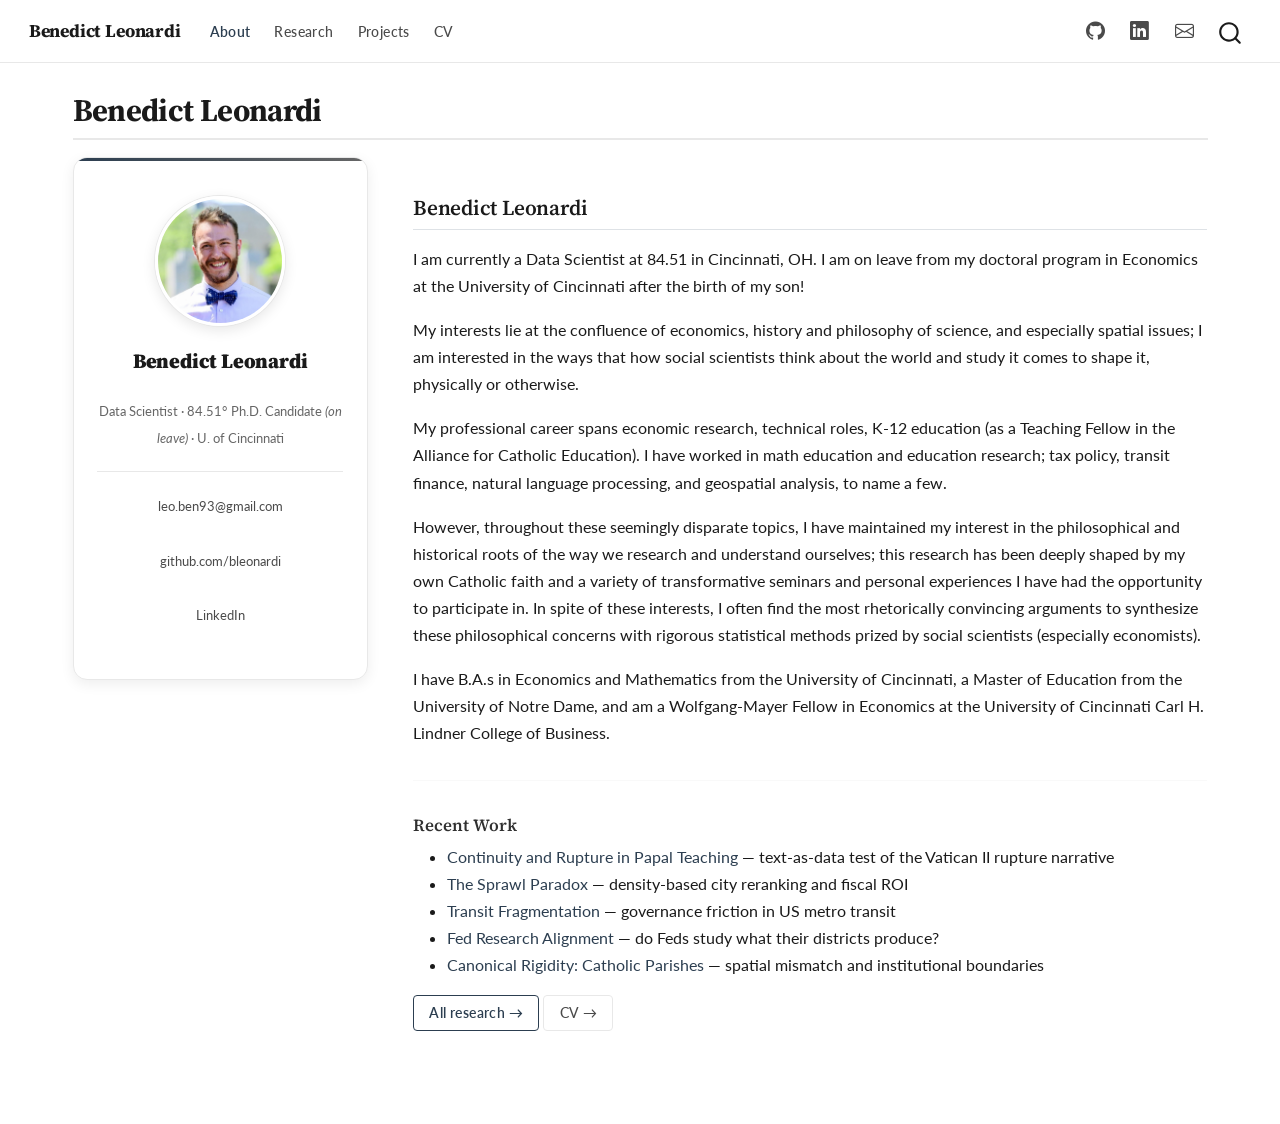
<file: docs/index.html>
<!DOCTYPE html>
<html xmlns="http://www.w3.org/1999/xhtml" lang="en" xml:lang="en"><head>

<meta charset="utf-8">
<meta name="generator" content="quarto-1.8.27">

<meta name="viewport" content="width=device-width, initial-scale=1.0, user-scalable=yes">


<title>Benedict Leonardi</title>
<style>
code{white-space: pre-wrap;}
span.smallcaps{font-variant: small-caps;}
div.columns{display: flex; gap: min(4vw, 1.5em);}
div.column{flex: auto; overflow-x: auto;}
div.hanging-indent{margin-left: 1.5em; text-indent: -1.5em;}
ul.task-list{list-style: none;}
ul.task-list li input[type="checkbox"] {
  width: 0.8em;
  margin: 0 0.8em 0.2em -1em; /* quarto-specific, see https://github.com/quarto-dev/quarto-cli/issues/4556 */ 
  vertical-align: middle;
}
</style>


<script src="site_libs/quarto-nav/quarto-nav.js"></script>
<script src="site_libs/quarto-nav/headroom.min.js"></script>
<script src="site_libs/clipboard/clipboard.min.js"></script>
<script src="site_libs/quarto-search/autocomplete.umd.js"></script>
<script src="site_libs/quarto-search/fuse.min.js"></script>
<script src="site_libs/quarto-search/quarto-search.js"></script>
<meta name="quarto:offset" content="./">
<link href="./assets/favicon.ico" rel="icon">
<script src="site_libs/quarto-html/quarto.js" type="module"></script>
<script src="site_libs/quarto-html/tabsets/tabsets.js" type="module"></script>
<script src="site_libs/quarto-html/axe/axe-check.js" type="module"></script>
<script src="site_libs/quarto-html/popper.min.js"></script>
<script src="site_libs/quarto-html/tippy.umd.min.js"></script>
<script src="site_libs/quarto-html/anchor.min.js"></script>
<link href="site_libs/quarto-html/tippy.css" rel="stylesheet">
<link href="site_libs/quarto-html/quarto-syntax-highlighting-ed96de9b727972fe78a7b5d16c58bf87.css" rel="stylesheet" id="quarto-text-highlighting-styles">
<script src="site_libs/bootstrap/bootstrap.min.js"></script>
<link href="site_libs/bootstrap/bootstrap-icons.css" rel="stylesheet">
<link href="site_libs/bootstrap/bootstrap-f0f8ed26560135670959626701b066f3.min.css" rel="stylesheet" append-hash="true" id="quarto-bootstrap" data-mode="light">
<script id="quarto-search-options" type="application/json">{
  "location": "navbar",
  "copy-button": false,
  "collapse-after": 3,
  "panel-placement": "end",
  "type": "overlay",
  "limit": 50,
  "keyboard-shortcut": [
    "f",
    "/",
    "s"
  ],
  "show-item-context": false,
  "language": {
    "search-no-results-text": "No results",
    "search-matching-documents-text": "matching documents",
    "search-copy-link-title": "Copy link to search",
    "search-hide-matches-text": "Hide additional matches",
    "search-more-match-text": "more match in this document",
    "search-more-matches-text": "more matches in this document",
    "search-clear-button-title": "Clear",
    "search-text-placeholder": "",
    "search-detached-cancel-button-title": "Cancel",
    "search-submit-button-title": "Submit",
    "search-label": "Search"
  }
}</script>


<link rel="stylesheet" href="assets/home.css">
</head>

<body class="nav-fixed quarto-light">

<div id="quarto-search-results"></div>
  <header id="quarto-header" class="headroom fixed-top">
    <nav class="navbar navbar-expand-lg " data-bs-theme="dark">
      <div class="navbar-container container-fluid">
      <div class="navbar-brand-container mx-auto">
    <a class="navbar-brand" href="./index.html">
    <span class="navbar-title">Benedict Leonardi</span>
    </a>
  </div>
            <div id="quarto-search" class="" title="Search"></div>
          <button class="navbar-toggler" type="button" data-bs-toggle="collapse" data-bs-target="#navbarCollapse" aria-controls="navbarCollapse" role="menu" aria-expanded="false" aria-label="Toggle navigation" onclick="if (window.quartoToggleHeadroom) { window.quartoToggleHeadroom(); }">
  <span class="navbar-toggler-icon"></span>
</button>
          <div class="collapse navbar-collapse" id="navbarCollapse">
            <ul class="navbar-nav navbar-nav-scroll me-auto">
  <li class="nav-item">
    <a class="nav-link active" href="./index.html" aria-current="page"> 
<span class="menu-text">About</span></a>
  </li>  
  <li class="nav-item">
    <a class="nav-link" href="./research.html"> 
<span class="menu-text">Research</span></a>
  </li>  
  <li class="nav-item">
    <a class="nav-link" href="./projects.html"> 
<span class="menu-text">Projects</span></a>
  </li>  
  <li class="nav-item">
    <a class="nav-link" href="./cv.html"> 
<span class="menu-text">CV</span></a>
  </li>  
</ul>
            <ul class="navbar-nav navbar-nav-scroll ms-auto">
  <li class="nav-item compact">
    <a class="nav-link" href="https://github.com/bleonardi"> <i class="bi bi-github" role="img" aria-label="GitHub">
</i> 
<span class="menu-text"></span></a>
  </li>  
  <li class="nav-item compact">
    <a class="nav-link" href="https://www.linkedin.com/in/benedict-leonardi/"> <i class="bi bi-linkedin" role="img" aria-label="LinkedIn">
</i> 
<span class="menu-text"></span></a>
  </li>  
  <li class="nav-item compact">
    <a class="nav-link" href="mailto:leo.ben93@gmail.com"> <i class="bi bi-envelope" role="img" aria-label="Email">
</i> 
<span class="menu-text"></span></a>
  </li>  
</ul>
          </div> <!-- /navcollapse -->
            <div class="quarto-navbar-tools">
</div>
      </div> <!-- /container-fluid -->
    </nav>
</header>
<!-- content -->
<div id="quarto-content" class="quarto-container page-columns page-rows-contents page-layout-full page-navbar">
<!-- sidebar -->
<!-- margin-sidebar -->
    
<!-- main -->
<main class="content column-page" id="quarto-document-content">

<header id="title-block-header" class="quarto-title-block default">
<div class="quarto-title">
<h1 class="title">Benedict Leonardi</h1>
</div>



<div class="quarto-title-meta column-page">

    
  
    
  </div>
  


</header>


<div class="columns hero-section">
<div class="column" style="width:26%;">
<div class="profile-sidebar">
<p><img src="assets/profile.jpg" class="profile-photo img-fluid"></p>
<p><span class="profile-name"><strong>Benedict Leonardi</strong></span></p>
<p><span class="profile-role">Data Scientist · 84.51°</span> <span class="profile-role">Ph.D.&nbsp;Candidate <em>(on leave)</em> · U. of Cincinnati</span></p>
<div class="contact-block">
<p><a href="mailto:leo.ben93@gmail.com">leo.ben93@gmail.com</a><br>
<a href="https://github.com/bleonardi">github.com/bleonardi</a><br>
<a href="https://www.linkedin.com/in/benedict-leonardi/">LinkedIn</a></p>
</div>
</div>
</div><div class="column" style="width:4%;">

</div><div class="column" style="width:70%;">
<section id="benedict-leonardi" class="level2">
<h2 class="anchored" data-anchor-id="benedict-leonardi">Benedict Leonardi</h2>
<p>I am currently a Data Scientist at 84.51 in Cincinnati, OH. I am on leave from my doctoral program in Economics at the University of Cincinnati after the birth of my son!</p>
<p>My interests lie at the confluence of economics, history and philosophy of science, and especially spatial issues; I am interested in the ways that how social scientists think about the world and study it comes to shape it, physically or otherwise.</p>
<p>My professional career spans economic research, technical roles, K-12 education (as a Teaching Fellow in the Alliance for Catholic Education). I have worked in math education and education research; tax policy, transit finance, natural language processing, and geospatial analysis, to name a few.</p>
<p>However, throughout these seemingly disparate topics, I have maintained my interest in the philosophical and historical roots of the way we research and understand ourselves; this research has been deeply shaped by my own Catholic faith and a variety of transformative seminars and personal experiences I have had the opportunity to participate in. In spite of these interests, I often find the most rhetorically convincing arguments to synthesize these philosophical concerns with rigorous statistical methods prized by social scientists (especially economists).</p>
<p>I have B.A.s in Economics and Mathematics from the University of Cincinnati, a Master of Education from the University of Notre Dame, and am a Wolfgang-Mayer Fellow in Economics at the University of Cincinnati Carl H. Lindner College of Business.</p>
<hr>
<section id="recent-work" class="level3">
<h3 class="anchored" data-anchor-id="recent-work">Recent Work</h3>
<ul>
<li><a href="https://bleonardi.github.io/papal-continuity-analysis/">Continuity and Rupture in Papal Teaching</a> — text-as-data test of the Vatican II rupture narrative</li>
<li><a href="https://bleonardi.github.io/True_Urban_Ranking_Project/">The Sprawl Paradox</a> — density-based city reranking and fiscal ROI</li>
<li><a href="https://bleonardi.github.io/Transit_Fragmentation_Research/">Transit Fragmentation</a> — governance friction in US metro transit</li>
<li><a href="https://bleonardi.github.io/Fed_Research_Districts/">Fed Research Alignment</a> — do Feds study what their districts produce?</li>
<li><a href="https://bleonardi.github.io/US_Catholic_Churches/">Canonical Rigidity: Catholic Parishes</a> — spatial mismatch and institutional boundaries</li>
</ul>
<p><a href="./research.html" class="btn btn-outline-primary btn-sm">All research →</a> <a href="./cv.html" class="btn btn-outline-secondary btn-sm">CV →</a></p>
</section>
</section>
</div>
</div>



</main> <!-- /main -->
<script id="quarto-html-after-body" type="application/javascript">
  window.document.addEventListener("DOMContentLoaded", function (event) {
    const icon = "";
    const anchorJS = new window.AnchorJS();
    anchorJS.options = {
      placement: 'right',
      icon: icon
    };
    anchorJS.add('.anchored');
    const isCodeAnnotation = (el) => {
      for (const clz of el.classList) {
        if (clz.startsWith('code-annotation-')) {                     
          return true;
        }
      }
      return false;
    }
    const onCopySuccess = function(e) {
      // button target
      const button = e.trigger;
      // don't keep focus
      button.blur();
      // flash "checked"
      button.classList.add('code-copy-button-checked');
      var currentTitle = button.getAttribute("title");
      button.setAttribute("title", "Copied!");
      let tooltip;
      if (window.bootstrap) {
        button.setAttribute("data-bs-toggle", "tooltip");
        button.setAttribute("data-bs-placement", "left");
        button.setAttribute("data-bs-title", "Copied!");
        tooltip = new bootstrap.Tooltip(button, 
          { trigger: "manual", 
            customClass: "code-copy-button-tooltip",
            offset: [0, -8]});
        tooltip.show();    
      }
      setTimeout(function() {
        if (tooltip) {
          tooltip.hide();
          button.removeAttribute("data-bs-title");
          button.removeAttribute("data-bs-toggle");
          button.removeAttribute("data-bs-placement");
        }
        button.setAttribute("title", currentTitle);
        button.classList.remove('code-copy-button-checked');
      }, 1000);
      // clear code selection
      e.clearSelection();
    }
    const getTextToCopy = function(trigger) {
      const outerScaffold = trigger.parentElement.cloneNode(true);
      const codeEl = outerScaffold.querySelector('code');
      for (const childEl of codeEl.children) {
        if (isCodeAnnotation(childEl)) {
          childEl.remove();
        }
      }
      return codeEl.innerText;
    }
    const clipboard = new window.ClipboardJS('.code-copy-button:not([data-in-quarto-modal])', {
      text: getTextToCopy
    });
    clipboard.on('success', onCopySuccess);
    if (window.document.getElementById('quarto-embedded-source-code-modal')) {
      const clipboardModal = new window.ClipboardJS('.code-copy-button[data-in-quarto-modal]', {
        text: getTextToCopy,
        container: window.document.getElementById('quarto-embedded-source-code-modal')
      });
      clipboardModal.on('success', onCopySuccess);
    }
      var localhostRegex = new RegExp(/^(?:http|https):\/\/localhost\:?[0-9]*\//);
      var mailtoRegex = new RegExp(/^mailto:/);
        var filterRegex = new RegExp('/' + window.location.host + '/');
      var isInternal = (href) => {
          return filterRegex.test(href) || localhostRegex.test(href) || mailtoRegex.test(href);
      }
      // Inspect non-navigation links and adorn them if external
     var links = window.document.querySelectorAll('a[href]:not(.nav-link):not(.navbar-brand):not(.toc-action):not(.sidebar-link):not(.sidebar-item-toggle):not(.pagination-link):not(.no-external):not([aria-hidden]):not(.dropdown-item):not(.quarto-navigation-tool):not(.about-link)');
      for (var i=0; i<links.length; i++) {
        const link = links[i];
        if (!isInternal(link.href)) {
          // undo the damage that might have been done by quarto-nav.js in the case of
          // links that we want to consider external
          if (link.dataset.originalHref !== undefined) {
            link.href = link.dataset.originalHref;
          }
            // target, if specified
            link.setAttribute("target", "_blank");
            if (link.getAttribute("rel") === null) {
              link.setAttribute("rel", "noopener");
            }
        }
      }
    function tippyHover(el, contentFn, onTriggerFn, onUntriggerFn) {
      const config = {
        allowHTML: true,
        maxWidth: 500,
        delay: 100,
        arrow: false,
        appendTo: function(el) {
            return el.parentElement;
        },
        interactive: true,
        interactiveBorder: 10,
        theme: 'quarto',
        placement: 'bottom-start',
      };
      if (contentFn) {
        config.content = contentFn;
      }
      if (onTriggerFn) {
        config.onTrigger = onTriggerFn;
      }
      if (onUntriggerFn) {
        config.onUntrigger = onUntriggerFn;
      }
      window.tippy(el, config); 
    }
    const noterefs = window.document.querySelectorAll('a[role="doc-noteref"]');
    for (var i=0; i<noterefs.length; i++) {
      const ref = noterefs[i];
      tippyHover(ref, function() {
        // use id or data attribute instead here
        let href = ref.getAttribute('data-footnote-href') || ref.getAttribute('href');
        try { href = new URL(href).hash; } catch {}
        const id = href.replace(/^#\/?/, "");
        const note = window.document.getElementById(id);
        if (note) {
          return note.innerHTML;
        } else {
          return "";
        }
      });
    }
    const xrefs = window.document.querySelectorAll('a.quarto-xref');
    const processXRef = (id, note) => {
      // Strip column container classes
      const stripColumnClz = (el) => {
        el.classList.remove("page-full", "page-columns");
        if (el.children) {
          for (const child of el.children) {
            stripColumnClz(child);
          }
        }
      }
      stripColumnClz(note)
      if (id === null || id.startsWith('sec-')) {
        // Special case sections, only their first couple elements
        const container = document.createElement("div");
        if (note.children && note.children.length > 2) {
          container.appendChild(note.children[0].cloneNode(true));
          for (let i = 1; i < note.children.length; i++) {
            const child = note.children[i];
            if (child.tagName === "P" && child.innerText === "") {
              continue;
            } else {
              container.appendChild(child.cloneNode(true));
              break;
            }
          }
          if (window.Quarto?.typesetMath) {
            window.Quarto.typesetMath(container);
          }
          return container.innerHTML
        } else {
          if (window.Quarto?.typesetMath) {
            window.Quarto.typesetMath(note);
          }
          return note.innerHTML;
        }
      } else {
        // Remove any anchor links if they are present
        const anchorLink = note.querySelector('a.anchorjs-link');
        if (anchorLink) {
          anchorLink.remove();
        }
        if (window.Quarto?.typesetMath) {
          window.Quarto.typesetMath(note);
        }
        if (note.classList.contains("callout")) {
          return note.outerHTML;
        } else {
          return note.innerHTML;
        }
      }
    }
    for (var i=0; i<xrefs.length; i++) {
      const xref = xrefs[i];
      tippyHover(xref, undefined, function(instance) {
        instance.disable();
        let url = xref.getAttribute('href');
        let hash = undefined; 
        if (url.startsWith('#')) {
          hash = url;
        } else {
          try { hash = new URL(url).hash; } catch {}
        }
        if (hash) {
          const id = hash.replace(/^#\/?/, "");
          const note = window.document.getElementById(id);
          if (note !== null) {
            try {
              const html = processXRef(id, note.cloneNode(true));
              instance.setContent(html);
            } finally {
              instance.enable();
              instance.show();
            }
          } else {
            // See if we can fetch this
            fetch(url.split('#')[0])
            .then(res => res.text())
            .then(html => {
              const parser = new DOMParser();
              const htmlDoc = parser.parseFromString(html, "text/html");
              const note = htmlDoc.getElementById(id);
              if (note !== null) {
                const html = processXRef(id, note);
                instance.setContent(html);
              } 
            }).finally(() => {
              instance.enable();
              instance.show();
            });
          }
        } else {
          // See if we can fetch a full url (with no hash to target)
          // This is a special case and we should probably do some content thinning / targeting
          fetch(url)
          .then(res => res.text())
          .then(html => {
            const parser = new DOMParser();
            const htmlDoc = parser.parseFromString(html, "text/html");
            const note = htmlDoc.querySelector('main.content');
            if (note !== null) {
              // This should only happen for chapter cross references
              // (since there is no id in the URL)
              // remove the first header
              if (note.children.length > 0 && note.children[0].tagName === "HEADER") {
                note.children[0].remove();
              }
              const html = processXRef(null, note);
              instance.setContent(html);
            } 
          }).finally(() => {
            instance.enable();
            instance.show();
          });
        }
      }, function(instance) {
      });
    }
        let selectedAnnoteEl;
        const selectorForAnnotation = ( cell, annotation) => {
          let cellAttr = 'data-code-cell="' + cell + '"';
          let lineAttr = 'data-code-annotation="' +  annotation + '"';
          const selector = 'span[' + cellAttr + '][' + lineAttr + ']';
          return selector;
        }
        const selectCodeLines = (annoteEl) => {
          const doc = window.document;
          const targetCell = annoteEl.getAttribute("data-target-cell");
          const targetAnnotation = annoteEl.getAttribute("data-target-annotation");
          const annoteSpan = window.document.querySelector(selectorForAnnotation(targetCell, targetAnnotation));
          const lines = annoteSpan.getAttribute("data-code-lines").split(",");
          const lineIds = lines.map((line) => {
            return targetCell + "-" + line;
          })
          let top = null;
          let height = null;
          let parent = null;
          if (lineIds.length > 0) {
              //compute the position of the single el (top and bottom and make a div)
              const el = window.document.getElementById(lineIds[0]);
              top = el.offsetTop;
              height = el.offsetHeight;
              parent = el.parentElement.parentElement;
            if (lineIds.length > 1) {
              const lastEl = window.document.getElementById(lineIds[lineIds.length - 1]);
              const bottom = lastEl.offsetTop + lastEl.offsetHeight;
              height = bottom - top;
            }
            if (top !== null && height !== null && parent !== null) {
              // cook up a div (if necessary) and position it 
              let div = window.document.getElementById("code-annotation-line-highlight");
              if (div === null) {
                div = window.document.createElement("div");
                div.setAttribute("id", "code-annotation-line-highlight");
                div.style.position = 'absolute';
                parent.appendChild(div);
              }
              div.style.top = top - 2 + "px";
              div.style.height = height + 4 + "px";
              div.style.left = 0;
              let gutterDiv = window.document.getElementById("code-annotation-line-highlight-gutter");
              if (gutterDiv === null) {
                gutterDiv = window.document.createElement("div");
                gutterDiv.setAttribute("id", "code-annotation-line-highlight-gutter");
                gutterDiv.style.position = 'absolute';
                const codeCell = window.document.getElementById(targetCell);
                const gutter = codeCell.querySelector('.code-annotation-gutter');
                gutter.appendChild(gutterDiv);
              }
              gutterDiv.style.top = top - 2 + "px";
              gutterDiv.style.height = height + 4 + "px";
            }
            selectedAnnoteEl = annoteEl;
          }
        };
        const unselectCodeLines = () => {
          const elementsIds = ["code-annotation-line-highlight", "code-annotation-line-highlight-gutter"];
          elementsIds.forEach((elId) => {
            const div = window.document.getElementById(elId);
            if (div) {
              div.remove();
            }
          });
          selectedAnnoteEl = undefined;
        };
          // Handle positioning of the toggle
      window.addEventListener(
        "resize",
        throttle(() => {
          elRect = undefined;
          if (selectedAnnoteEl) {
            selectCodeLines(selectedAnnoteEl);
          }
        }, 10)
      );
      function throttle(fn, ms) {
      let throttle = false;
      let timer;
        return (...args) => {
          if(!throttle) { // first call gets through
              fn.apply(this, args);
              throttle = true;
          } else { // all the others get throttled
              if(timer) clearTimeout(timer); // cancel #2
              timer = setTimeout(() => {
                fn.apply(this, args);
                timer = throttle = false;
              }, ms);
          }
        };
      }
        // Attach click handler to the DT
        const annoteDls = window.document.querySelectorAll('dt[data-target-cell]');
        for (const annoteDlNode of annoteDls) {
          annoteDlNode.addEventListener('click', (event) => {
            const clickedEl = event.target;
            if (clickedEl !== selectedAnnoteEl) {
              unselectCodeLines();
              const activeEl = window.document.querySelector('dt[data-target-cell].code-annotation-active');
              if (activeEl) {
                activeEl.classList.remove('code-annotation-active');
              }
              selectCodeLines(clickedEl);
              clickedEl.classList.add('code-annotation-active');
            } else {
              // Unselect the line
              unselectCodeLines();
              clickedEl.classList.remove('code-annotation-active');
            }
          });
        }
    const findCites = (el) => {
      const parentEl = el.parentElement;
      if (parentEl) {
        const cites = parentEl.dataset.cites;
        if (cites) {
          return {
            el,
            cites: cites.split(' ')
          };
        } else {
          return findCites(el.parentElement)
        }
      } else {
        return undefined;
      }
    };
    var bibliorefs = window.document.querySelectorAll('a[role="doc-biblioref"]');
    for (var i=0; i<bibliorefs.length; i++) {
      const ref = bibliorefs[i];
      const citeInfo = findCites(ref);
      if (citeInfo) {
        tippyHover(citeInfo.el, function() {
          var popup = window.document.createElement('div');
          citeInfo.cites.forEach(function(cite) {
            var citeDiv = window.document.createElement('div');
            citeDiv.classList.add('hanging-indent');
            citeDiv.classList.add('csl-entry');
            var biblioDiv = window.document.getElementById('ref-' + cite);
            if (biblioDiv) {
              citeDiv.innerHTML = biblioDiv.innerHTML;
            }
            popup.appendChild(citeDiv);
          });
          return popup.innerHTML;
        });
      }
    }
  });
  </script>
</div> <!-- /content -->




</body></html>
</file>
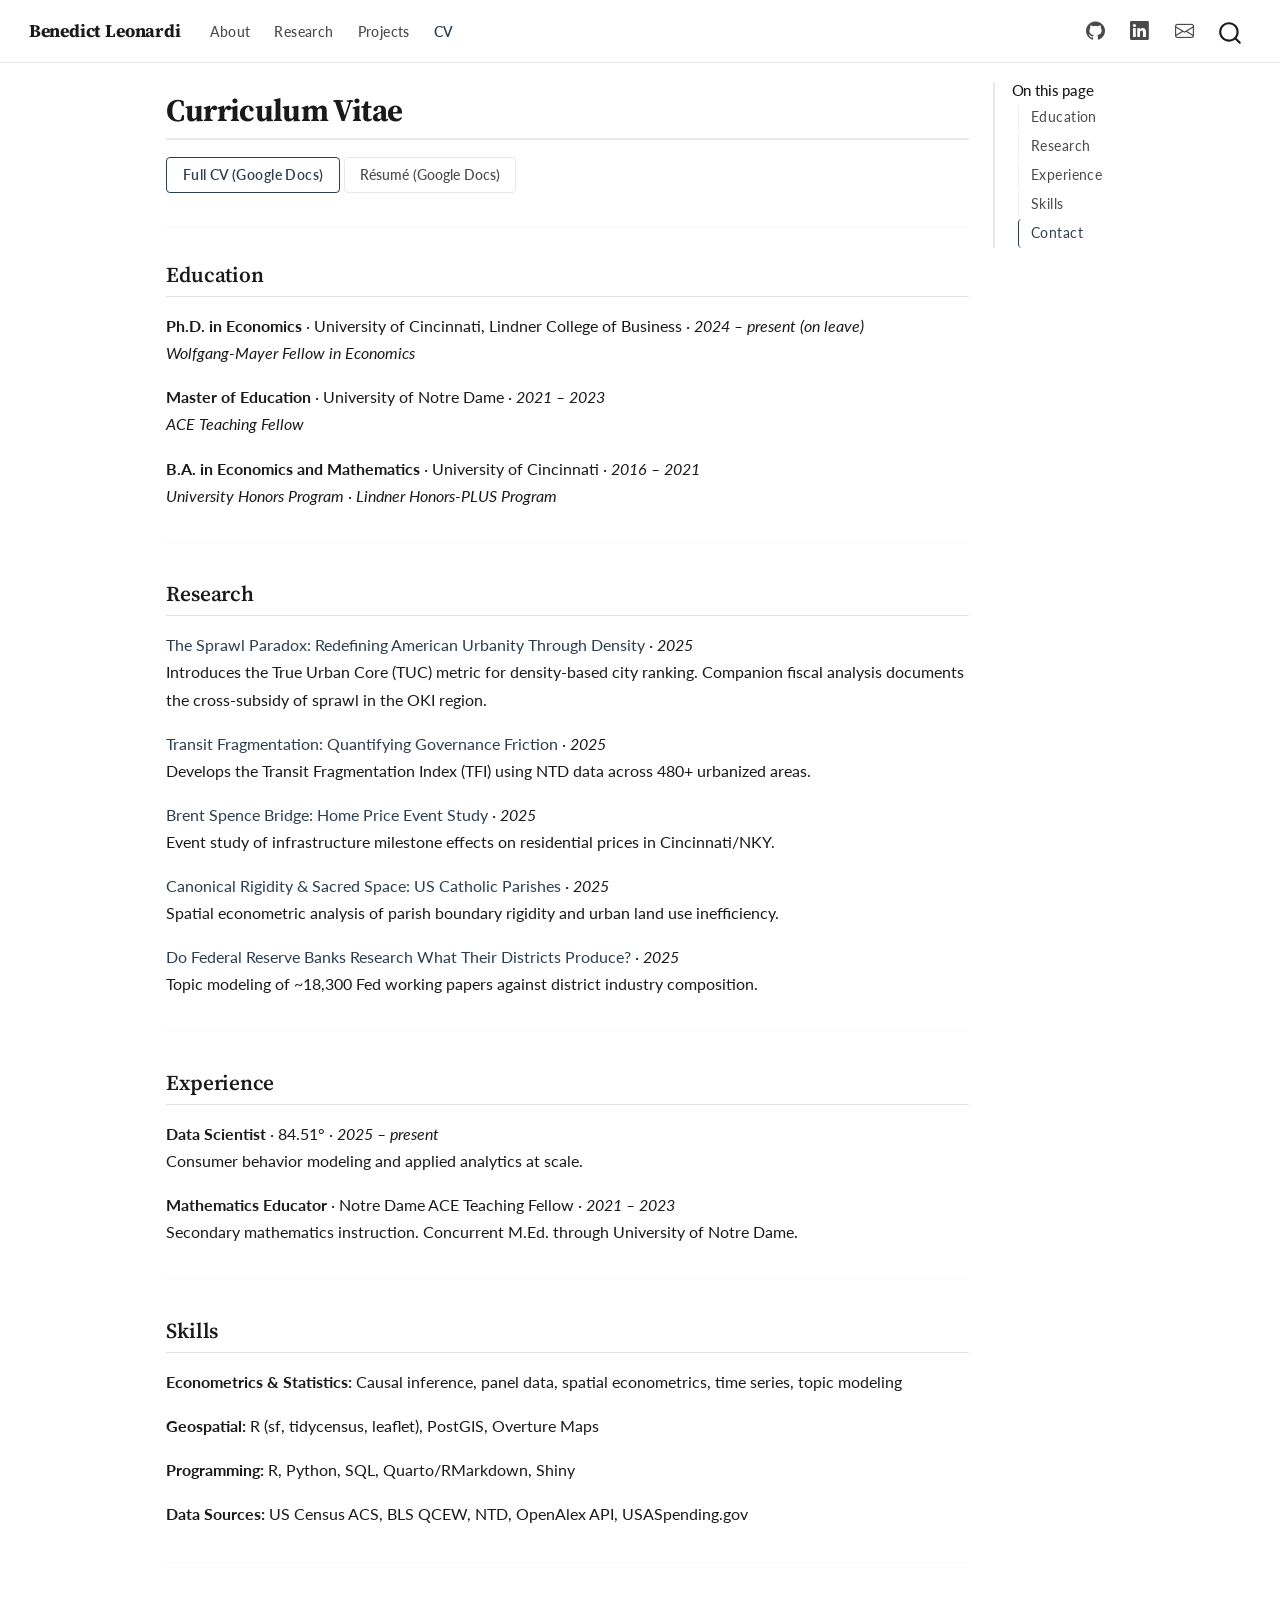
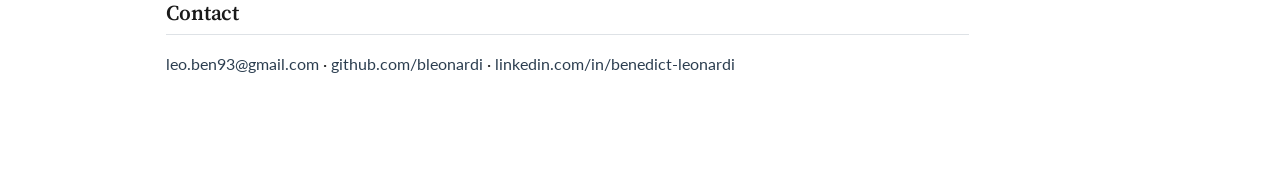
<file: docs/cv.html>
<!DOCTYPE html>
<html xmlns="http://www.w3.org/1999/xhtml" lang="en" xml:lang="en"><head>

<meta charset="utf-8">
<meta name="generator" content="quarto-1.8.27">

<meta name="viewport" content="width=device-width, initial-scale=1.0, user-scalable=yes">


<title>Curriculum Vitae – Benedict Leonardi</title>
<style>
code{white-space: pre-wrap;}
span.smallcaps{font-variant: small-caps;}
div.columns{display: flex; gap: min(4vw, 1.5em);}
div.column{flex: auto; overflow-x: auto;}
div.hanging-indent{margin-left: 1.5em; text-indent: -1.5em;}
ul.task-list{list-style: none;}
ul.task-list li input[type="checkbox"] {
  width: 0.8em;
  margin: 0 0.8em 0.2em -1em; /* quarto-specific, see https://github.com/quarto-dev/quarto-cli/issues/4556 */ 
  vertical-align: middle;
}
</style>


<script src="site_libs/quarto-nav/quarto-nav.js"></script>
<script src="site_libs/quarto-nav/headroom.min.js"></script>
<script src="site_libs/clipboard/clipboard.min.js"></script>
<script src="site_libs/quarto-search/autocomplete.umd.js"></script>
<script src="site_libs/quarto-search/fuse.min.js"></script>
<script src="site_libs/quarto-search/quarto-search.js"></script>
<meta name="quarto:offset" content="./">
<link href="./assets/favicon.ico" rel="icon">
<script src="site_libs/quarto-html/quarto.js" type="module"></script>
<script src="site_libs/quarto-html/tabsets/tabsets.js" type="module"></script>
<script src="site_libs/quarto-html/axe/axe-check.js" type="module"></script>
<script src="site_libs/quarto-html/popper.min.js"></script>
<script src="site_libs/quarto-html/tippy.umd.min.js"></script>
<script src="site_libs/quarto-html/anchor.min.js"></script>
<link href="site_libs/quarto-html/tippy.css" rel="stylesheet">
<link href="site_libs/quarto-html/quarto-syntax-highlighting-ed96de9b727972fe78a7b5d16c58bf87.css" rel="stylesheet" id="quarto-text-highlighting-styles">
<script src="site_libs/bootstrap/bootstrap.min.js"></script>
<link href="site_libs/bootstrap/bootstrap-icons.css" rel="stylesheet">
<link href="site_libs/bootstrap/bootstrap-f0f8ed26560135670959626701b066f3.min.css" rel="stylesheet" append-hash="true" id="quarto-bootstrap" data-mode="light">
<script id="quarto-search-options" type="application/json">{
  "location": "navbar",
  "copy-button": false,
  "collapse-after": 3,
  "panel-placement": "end",
  "type": "overlay",
  "limit": 50,
  "keyboard-shortcut": [
    "f",
    "/",
    "s"
  ],
  "show-item-context": false,
  "language": {
    "search-no-results-text": "No results",
    "search-matching-documents-text": "matching documents",
    "search-copy-link-title": "Copy link to search",
    "search-hide-matches-text": "Hide additional matches",
    "search-more-match-text": "more match in this document",
    "search-more-matches-text": "more matches in this document",
    "search-clear-button-title": "Clear",
    "search-text-placeholder": "",
    "search-detached-cancel-button-title": "Cancel",
    "search-submit-button-title": "Submit",
    "search-label": "Search"
  }
}</script>


</head>

<body class="nav-fixed quarto-light">

<div id="quarto-search-results"></div>
  <header id="quarto-header" class="headroom fixed-top">
    <nav class="navbar navbar-expand-lg " data-bs-theme="dark">
      <div class="navbar-container container-fluid">
      <div class="navbar-brand-container mx-auto">
    <a class="navbar-brand" href="./index.html">
    <span class="navbar-title">Benedict Leonardi</span>
    </a>
  </div>
            <div id="quarto-search" class="" title="Search"></div>
          <button class="navbar-toggler" type="button" data-bs-toggle="collapse" data-bs-target="#navbarCollapse" aria-controls="navbarCollapse" role="menu" aria-expanded="false" aria-label="Toggle navigation" onclick="if (window.quartoToggleHeadroom) { window.quartoToggleHeadroom(); }">
  <span class="navbar-toggler-icon"></span>
</button>
          <div class="collapse navbar-collapse" id="navbarCollapse">
            <ul class="navbar-nav navbar-nav-scroll me-auto">
  <li class="nav-item">
    <a class="nav-link" href="./index.html"> 
<span class="menu-text">About</span></a>
  </li>  
  <li class="nav-item">
    <a class="nav-link" href="./research.html"> 
<span class="menu-text">Research</span></a>
  </li>  
  <li class="nav-item">
    <a class="nav-link" href="./projects.html"> 
<span class="menu-text">Projects</span></a>
  </li>  
  <li class="nav-item">
    <a class="nav-link active" href="./cv.html" aria-current="page"> 
<span class="menu-text">CV</span></a>
  </li>  
</ul>
            <ul class="navbar-nav navbar-nav-scroll ms-auto">
  <li class="nav-item compact">
    <a class="nav-link" href="https://github.com/bleonardi"> <i class="bi bi-github" role="img" aria-label="GitHub">
</i> 
<span class="menu-text"></span></a>
  </li>  
  <li class="nav-item compact">
    <a class="nav-link" href="https://www.linkedin.com/in/benedict-leonardi/"> <i class="bi bi-linkedin" role="img" aria-label="LinkedIn">
</i> 
<span class="menu-text"></span></a>
  </li>  
  <li class="nav-item compact">
    <a class="nav-link" href="mailto:leo.ben93@gmail.com"> <i class="bi bi-envelope" role="img" aria-label="Email">
</i> 
<span class="menu-text"></span></a>
  </li>  
</ul>
          </div> <!-- /navcollapse -->
            <div class="quarto-navbar-tools">
</div>
      </div> <!-- /container-fluid -->
    </nav>
</header>
<!-- content -->
<div id="quarto-content" class="quarto-container page-columns page-rows-contents page-layout-article page-navbar">
<!-- sidebar -->
<!-- margin-sidebar -->
    <div id="quarto-margin-sidebar" class="sidebar margin-sidebar">
        <nav id="TOC" role="doc-toc" class="toc-active">
    <h2 id="toc-title">On this page</h2>
   
  <ul class="collapse">
  <li><a href="#education" id="toc-education" class="nav-link active" data-scroll-target="#education">Education</a></li>
  <li><a href="#research" id="toc-research" class="nav-link" data-scroll-target="#research">Research</a></li>
  <li><a href="#experience" id="toc-experience" class="nav-link" data-scroll-target="#experience">Experience</a></li>
  <li><a href="#skills" id="toc-skills" class="nav-link" data-scroll-target="#skills">Skills</a></li>
  <li><a href="#contact" id="toc-contact" class="nav-link" data-scroll-target="#contact">Contact</a></li>
  </ul>
</nav>
    </div>
<!-- main -->
<main class="content" id="quarto-document-content">

<header id="title-block-header" class="quarto-title-block default">
<div class="quarto-title">
<h1 class="title">Curriculum Vitae</h1>
</div>



<div class="quarto-title-meta">

    
  
    
  </div>
  


</header>


<p><a href="https://docs.google.com/document/d/1PLM9aQlSOKK94nyuegt0AnOkrG2HVVWSKIFkC1IF-Gs/edit?usp=sharing" class="btn btn-outline-primary btn-sm">Full CV (Google Docs)</a> <a href="https://docs.google.com/document/d/1bBtWNlteLDemOuFdqYIf1XDPi8KPWX8aG3TGmuooN4Y/edit?usp=sharing" class="btn btn-outline-secondary btn-sm">Résumé (Google Docs)</a></p>
<hr>
<section id="education" class="level2">
<h2 class="anchored" data-anchor-id="education">Education</h2>
<p><strong>Ph.D.&nbsp;in Economics</strong> · University of Cincinnati, Lindner College of Business · <em>2024 – present (on leave)</em><br>
<em>Wolfgang-Mayer Fellow in Economics</em></p>
<p><strong>Master of Education</strong> · University of Notre Dame · <em>2021 – 2023</em><br>
<em>ACE Teaching Fellow</em></p>
<p><strong>B.A. in Economics and Mathematics</strong> · University of Cincinnati · <em>2016 – 2021</em><br>
<em>University Honors Program · Lindner Honors-PLUS Program</em></p>
<hr>
</section>
<section id="research" class="level2">
<h2 class="anchored" data-anchor-id="research">Research</h2>
<p><strong><a href="https://bleonardi.github.io/True_Urban_Ranking_Project/">The Sprawl Paradox: Redefining American Urbanity Through Density</a></strong> · <em>2025</em><br>
Introduces the True Urban Core (TUC) metric for density-based city ranking. Companion fiscal analysis documents the cross-subsidy of sprawl in the OKI region.</p>
<p><strong><a href="https://bleonardi.github.io/Transit_Fragmentation_Research/">Transit Fragmentation: Quantifying Governance Friction</a></strong> · <em>2025</em><br>
Develops the Transit Fragmentation Index (TFI) using NTD data across 480+ urbanized areas.</p>
<p><strong><a href="https://bleonardi.github.io/BSB_Impact_Analysis/">Brent Spence Bridge: Home Price Event Study</a></strong> · <em>2025</em><br>
Event study of infrastructure milestone effects on residential prices in Cincinnati/NKY.</p>
<p><strong><a href="https://bleonardi.github.io/US_Catholic_Churches/">Canonical Rigidity &amp; Sacred Space: US Catholic Parishes</a></strong> · <em>2025</em><br>
Spatial econometric analysis of parish boundary rigidity and urban land use inefficiency.</p>
<p><strong><a href="https://bleonardi.github.io/Fed_Research_Districts/">Do Federal Reserve Banks Research What Their Districts Produce?</a></strong> · <em>2025</em><br>
Topic modeling of ~18,300 Fed working papers against district industry composition.</p>
<hr>
</section>
<section id="experience" class="level2">
<h2 class="anchored" data-anchor-id="experience">Experience</h2>
<p><strong>Data Scientist</strong> · 84.51° · <em>2025 – present</em><br>
Consumer behavior modeling and applied analytics at scale.</p>
<p><strong>Mathematics Educator</strong> · Notre Dame ACE Teaching Fellow · <em>2021 – 2023</em><br>
Secondary mathematics instruction. Concurrent M.Ed. through University of Notre Dame.</p>
<hr>
</section>
<section id="skills" class="level2">
<h2 class="anchored" data-anchor-id="skills">Skills</h2>
<p><strong>Econometrics &amp; Statistics:</strong> Causal inference, panel data, spatial econometrics, time series, topic modeling</p>
<p><strong>Geospatial:</strong> R (sf, tidycensus, leaflet), PostGIS, Overture Maps</p>
<p><strong>Programming:</strong> R, Python, SQL, Quarto/RMarkdown, Shiny</p>
<p><strong>Data Sources:</strong> US Census ACS, BLS QCEW, NTD, OpenAlex API, USASpending.gov</p>
<hr>
</section>
<section id="contact" class="level2">
<h2 class="anchored" data-anchor-id="contact">Contact</h2>
<p><a href="mailto:leo.ben93@gmail.com">leo.ben93@gmail.com</a> · <a href="https://github.com/bleonardi">github.com/bleonardi</a> · <a href="https://www.linkedin.com/in/benedict-leonardi/">linkedin.com/in/benedict-leonardi</a></p>


</section>

</main> <!-- /main -->
<script id="quarto-html-after-body" type="application/javascript">
  window.document.addEventListener("DOMContentLoaded", function (event) {
    const icon = "";
    const anchorJS = new window.AnchorJS();
    anchorJS.options = {
      placement: 'right',
      icon: icon
    };
    anchorJS.add('.anchored');
    const isCodeAnnotation = (el) => {
      for (const clz of el.classList) {
        if (clz.startsWith('code-annotation-')) {                     
          return true;
        }
      }
      return false;
    }
    const onCopySuccess = function(e) {
      // button target
      const button = e.trigger;
      // don't keep focus
      button.blur();
      // flash "checked"
      button.classList.add('code-copy-button-checked');
      var currentTitle = button.getAttribute("title");
      button.setAttribute("title", "Copied!");
      let tooltip;
      if (window.bootstrap) {
        button.setAttribute("data-bs-toggle", "tooltip");
        button.setAttribute("data-bs-placement", "left");
        button.setAttribute("data-bs-title", "Copied!");
        tooltip = new bootstrap.Tooltip(button, 
          { trigger: "manual", 
            customClass: "code-copy-button-tooltip",
            offset: [0, -8]});
        tooltip.show();    
      }
      setTimeout(function() {
        if (tooltip) {
          tooltip.hide();
          button.removeAttribute("data-bs-title");
          button.removeAttribute("data-bs-toggle");
          button.removeAttribute("data-bs-placement");
        }
        button.setAttribute("title", currentTitle);
        button.classList.remove('code-copy-button-checked');
      }, 1000);
      // clear code selection
      e.clearSelection();
    }
    const getTextToCopy = function(trigger) {
      const outerScaffold = trigger.parentElement.cloneNode(true);
      const codeEl = outerScaffold.querySelector('code');
      for (const childEl of codeEl.children) {
        if (isCodeAnnotation(childEl)) {
          childEl.remove();
        }
      }
      return codeEl.innerText;
    }
    const clipboard = new window.ClipboardJS('.code-copy-button:not([data-in-quarto-modal])', {
      text: getTextToCopy
    });
    clipboard.on('success', onCopySuccess);
    if (window.document.getElementById('quarto-embedded-source-code-modal')) {
      const clipboardModal = new window.ClipboardJS('.code-copy-button[data-in-quarto-modal]', {
        text: getTextToCopy,
        container: window.document.getElementById('quarto-embedded-source-code-modal')
      });
      clipboardModal.on('success', onCopySuccess);
    }
      var localhostRegex = new RegExp(/^(?:http|https):\/\/localhost\:?[0-9]*\//);
      var mailtoRegex = new RegExp(/^mailto:/);
        var filterRegex = new RegExp('/' + window.location.host + '/');
      var isInternal = (href) => {
          return filterRegex.test(href) || localhostRegex.test(href) || mailtoRegex.test(href);
      }
      // Inspect non-navigation links and adorn them if external
     var links = window.document.querySelectorAll('a[href]:not(.nav-link):not(.navbar-brand):not(.toc-action):not(.sidebar-link):not(.sidebar-item-toggle):not(.pagination-link):not(.no-external):not([aria-hidden]):not(.dropdown-item):not(.quarto-navigation-tool):not(.about-link)');
      for (var i=0; i<links.length; i++) {
        const link = links[i];
        if (!isInternal(link.href)) {
          // undo the damage that might have been done by quarto-nav.js in the case of
          // links that we want to consider external
          if (link.dataset.originalHref !== undefined) {
            link.href = link.dataset.originalHref;
          }
            // target, if specified
            link.setAttribute("target", "_blank");
            if (link.getAttribute("rel") === null) {
              link.setAttribute("rel", "noopener");
            }
        }
      }
    function tippyHover(el, contentFn, onTriggerFn, onUntriggerFn) {
      const config = {
        allowHTML: true,
        maxWidth: 500,
        delay: 100,
        arrow: false,
        appendTo: function(el) {
            return el.parentElement;
        },
        interactive: true,
        interactiveBorder: 10,
        theme: 'quarto',
        placement: 'bottom-start',
      };
      if (contentFn) {
        config.content = contentFn;
      }
      if (onTriggerFn) {
        config.onTrigger = onTriggerFn;
      }
      if (onUntriggerFn) {
        config.onUntrigger = onUntriggerFn;
      }
      window.tippy(el, config); 
    }
    const noterefs = window.document.querySelectorAll('a[role="doc-noteref"]');
    for (var i=0; i<noterefs.length; i++) {
      const ref = noterefs[i];
      tippyHover(ref, function() {
        // use id or data attribute instead here
        let href = ref.getAttribute('data-footnote-href') || ref.getAttribute('href');
        try { href = new URL(href).hash; } catch {}
        const id = href.replace(/^#\/?/, "");
        const note = window.document.getElementById(id);
        if (note) {
          return note.innerHTML;
        } else {
          return "";
        }
      });
    }
    const xrefs = window.document.querySelectorAll('a.quarto-xref');
    const processXRef = (id, note) => {
      // Strip column container classes
      const stripColumnClz = (el) => {
        el.classList.remove("page-full", "page-columns");
        if (el.children) {
          for (const child of el.children) {
            stripColumnClz(child);
          }
        }
      }
      stripColumnClz(note)
      if (id === null || id.startsWith('sec-')) {
        // Special case sections, only their first couple elements
        const container = document.createElement("div");
        if (note.children && note.children.length > 2) {
          container.appendChild(note.children[0].cloneNode(true));
          for (let i = 1; i < note.children.length; i++) {
            const child = note.children[i];
            if (child.tagName === "P" && child.innerText === "") {
              continue;
            } else {
              container.appendChild(child.cloneNode(true));
              break;
            }
          }
          if (window.Quarto?.typesetMath) {
            window.Quarto.typesetMath(container);
          }
          return container.innerHTML
        } else {
          if (window.Quarto?.typesetMath) {
            window.Quarto.typesetMath(note);
          }
          return note.innerHTML;
        }
      } else {
        // Remove any anchor links if they are present
        const anchorLink = note.querySelector('a.anchorjs-link');
        if (anchorLink) {
          anchorLink.remove();
        }
        if (window.Quarto?.typesetMath) {
          window.Quarto.typesetMath(note);
        }
        if (note.classList.contains("callout")) {
          return note.outerHTML;
        } else {
          return note.innerHTML;
        }
      }
    }
    for (var i=0; i<xrefs.length; i++) {
      const xref = xrefs[i];
      tippyHover(xref, undefined, function(instance) {
        instance.disable();
        let url = xref.getAttribute('href');
        let hash = undefined; 
        if (url.startsWith('#')) {
          hash = url;
        } else {
          try { hash = new URL(url).hash; } catch {}
        }
        if (hash) {
          const id = hash.replace(/^#\/?/, "");
          const note = window.document.getElementById(id);
          if (note !== null) {
            try {
              const html = processXRef(id, note.cloneNode(true));
              instance.setContent(html);
            } finally {
              instance.enable();
              instance.show();
            }
          } else {
            // See if we can fetch this
            fetch(url.split('#')[0])
            .then(res => res.text())
            .then(html => {
              const parser = new DOMParser();
              const htmlDoc = parser.parseFromString(html, "text/html");
              const note = htmlDoc.getElementById(id);
              if (note !== null) {
                const html = processXRef(id, note);
                instance.setContent(html);
              } 
            }).finally(() => {
              instance.enable();
              instance.show();
            });
          }
        } else {
          // See if we can fetch a full url (with no hash to target)
          // This is a special case and we should probably do some content thinning / targeting
          fetch(url)
          .then(res => res.text())
          .then(html => {
            const parser = new DOMParser();
            const htmlDoc = parser.parseFromString(html, "text/html");
            const note = htmlDoc.querySelector('main.content');
            if (note !== null) {
              // This should only happen for chapter cross references
              // (since there is no id in the URL)
              // remove the first header
              if (note.children.length > 0 && note.children[0].tagName === "HEADER") {
                note.children[0].remove();
              }
              const html = processXRef(null, note);
              instance.setContent(html);
            } 
          }).finally(() => {
            instance.enable();
            instance.show();
          });
        }
      }, function(instance) {
      });
    }
        let selectedAnnoteEl;
        const selectorForAnnotation = ( cell, annotation) => {
          let cellAttr = 'data-code-cell="' + cell + '"';
          let lineAttr = 'data-code-annotation="' +  annotation + '"';
          const selector = 'span[' + cellAttr + '][' + lineAttr + ']';
          return selector;
        }
        const selectCodeLines = (annoteEl) => {
          const doc = window.document;
          const targetCell = annoteEl.getAttribute("data-target-cell");
          const targetAnnotation = annoteEl.getAttribute("data-target-annotation");
          const annoteSpan = window.document.querySelector(selectorForAnnotation(targetCell, targetAnnotation));
          const lines = annoteSpan.getAttribute("data-code-lines").split(",");
          const lineIds = lines.map((line) => {
            return targetCell + "-" + line;
          })
          let top = null;
          let height = null;
          let parent = null;
          if (lineIds.length > 0) {
              //compute the position of the single el (top and bottom and make a div)
              const el = window.document.getElementById(lineIds[0]);
              top = el.offsetTop;
              height = el.offsetHeight;
              parent = el.parentElement.parentElement;
            if (lineIds.length > 1) {
              const lastEl = window.document.getElementById(lineIds[lineIds.length - 1]);
              const bottom = lastEl.offsetTop + lastEl.offsetHeight;
              height = bottom - top;
            }
            if (top !== null && height !== null && parent !== null) {
              // cook up a div (if necessary) and position it 
              let div = window.document.getElementById("code-annotation-line-highlight");
              if (div === null) {
                div = window.document.createElement("div");
                div.setAttribute("id", "code-annotation-line-highlight");
                div.style.position = 'absolute';
                parent.appendChild(div);
              }
              div.style.top = top - 2 + "px";
              div.style.height = height + 4 + "px";
              div.style.left = 0;
              let gutterDiv = window.document.getElementById("code-annotation-line-highlight-gutter");
              if (gutterDiv === null) {
                gutterDiv = window.document.createElement("div");
                gutterDiv.setAttribute("id", "code-annotation-line-highlight-gutter");
                gutterDiv.style.position = 'absolute';
                const codeCell = window.document.getElementById(targetCell);
                const gutter = codeCell.querySelector('.code-annotation-gutter');
                gutter.appendChild(gutterDiv);
              }
              gutterDiv.style.top = top - 2 + "px";
              gutterDiv.style.height = height + 4 + "px";
            }
            selectedAnnoteEl = annoteEl;
          }
        };
        const unselectCodeLines = () => {
          const elementsIds = ["code-annotation-line-highlight", "code-annotation-line-highlight-gutter"];
          elementsIds.forEach((elId) => {
            const div = window.document.getElementById(elId);
            if (div) {
              div.remove();
            }
          });
          selectedAnnoteEl = undefined;
        };
          // Handle positioning of the toggle
      window.addEventListener(
        "resize",
        throttle(() => {
          elRect = undefined;
          if (selectedAnnoteEl) {
            selectCodeLines(selectedAnnoteEl);
          }
        }, 10)
      );
      function throttle(fn, ms) {
      let throttle = false;
      let timer;
        return (...args) => {
          if(!throttle) { // first call gets through
              fn.apply(this, args);
              throttle = true;
          } else { // all the others get throttled
              if(timer) clearTimeout(timer); // cancel #2
              timer = setTimeout(() => {
                fn.apply(this, args);
                timer = throttle = false;
              }, ms);
          }
        };
      }
        // Attach click handler to the DT
        const annoteDls = window.document.querySelectorAll('dt[data-target-cell]');
        for (const annoteDlNode of annoteDls) {
          annoteDlNode.addEventListener('click', (event) => {
            const clickedEl = event.target;
            if (clickedEl !== selectedAnnoteEl) {
              unselectCodeLines();
              const activeEl = window.document.querySelector('dt[data-target-cell].code-annotation-active');
              if (activeEl) {
                activeEl.classList.remove('code-annotation-active');
              }
              selectCodeLines(clickedEl);
              clickedEl.classList.add('code-annotation-active');
            } else {
              // Unselect the line
              unselectCodeLines();
              clickedEl.classList.remove('code-annotation-active');
            }
          });
        }
    const findCites = (el) => {
      const parentEl = el.parentElement;
      if (parentEl) {
        const cites = parentEl.dataset.cites;
        if (cites) {
          return {
            el,
            cites: cites.split(' ')
          };
        } else {
          return findCites(el.parentElement)
        }
      } else {
        return undefined;
      }
    };
    var bibliorefs = window.document.querySelectorAll('a[role="doc-biblioref"]');
    for (var i=0; i<bibliorefs.length; i++) {
      const ref = bibliorefs[i];
      const citeInfo = findCites(ref);
      if (citeInfo) {
        tippyHover(citeInfo.el, function() {
          var popup = window.document.createElement('div');
          citeInfo.cites.forEach(function(cite) {
            var citeDiv = window.document.createElement('div');
            citeDiv.classList.add('hanging-indent');
            citeDiv.classList.add('csl-entry');
            var biblioDiv = window.document.getElementById('ref-' + cite);
            if (biblioDiv) {
              citeDiv.innerHTML = biblioDiv.innerHTML;
            }
            popup.appendChild(citeDiv);
          });
          return popup.innerHTML;
        });
      }
    }
  });
  </script>
</div> <!-- /content -->




</body></html>
</file>
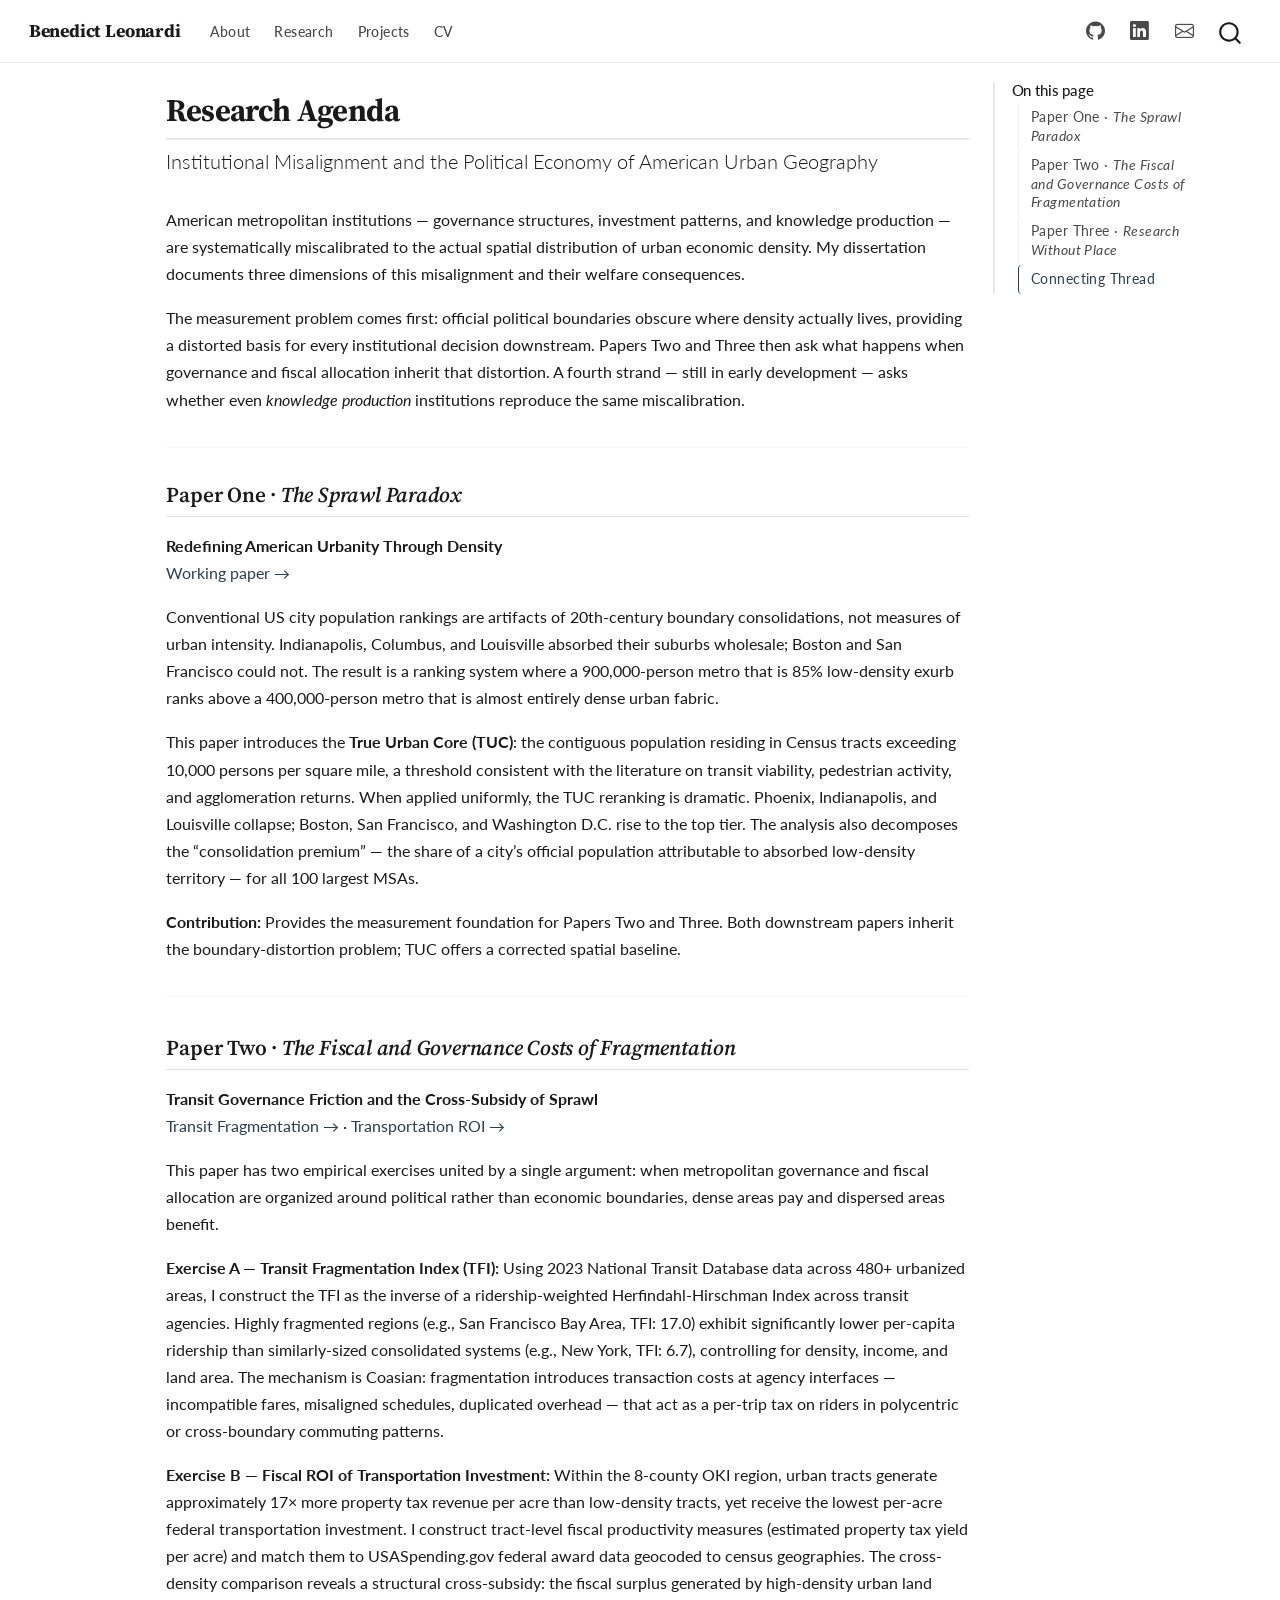
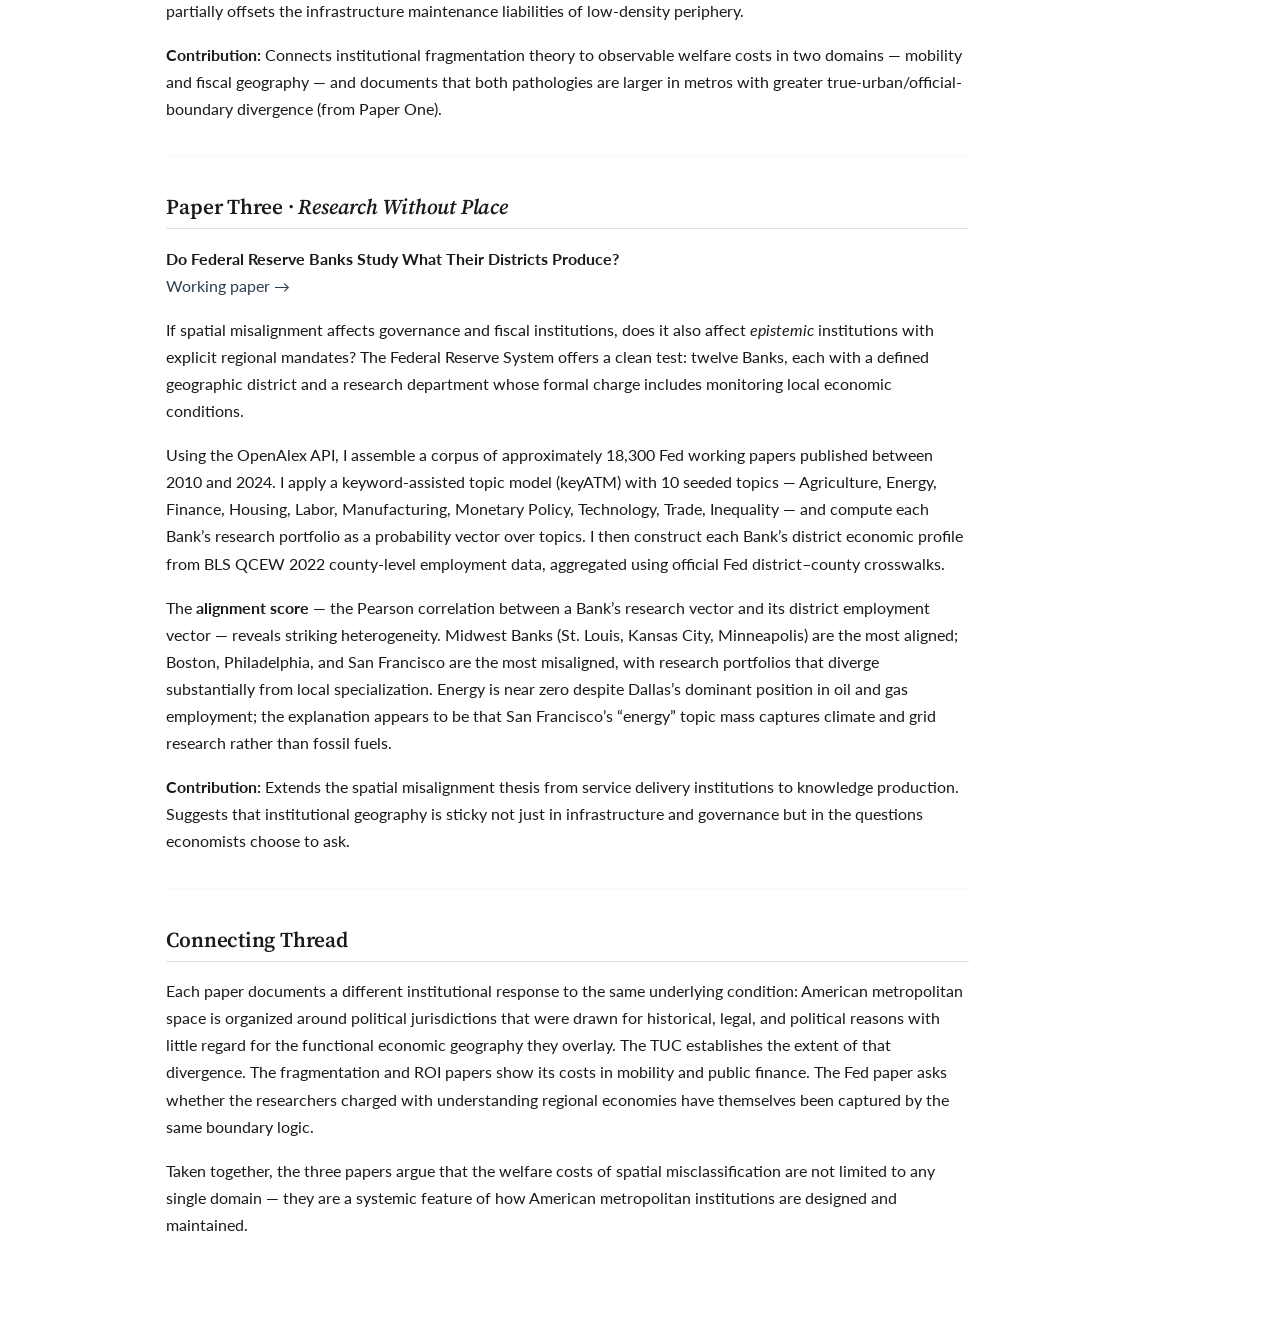
<file: docs/dissertation.html>
<!DOCTYPE html>
<html xmlns="http://www.w3.org/1999/xhtml" lang="en" xml:lang="en"><head>

<meta charset="utf-8">
<meta name="generator" content="quarto-1.8.27">

<meta name="viewport" content="width=device-width, initial-scale=1.0, user-scalable=yes">


<title>Research Agenda – Benedict Leonardi</title>
<style>
code{white-space: pre-wrap;}
span.smallcaps{font-variant: small-caps;}
div.columns{display: flex; gap: min(4vw, 1.5em);}
div.column{flex: auto; overflow-x: auto;}
div.hanging-indent{margin-left: 1.5em; text-indent: -1.5em;}
ul.task-list{list-style: none;}
ul.task-list li input[type="checkbox"] {
  width: 0.8em;
  margin: 0 0.8em 0.2em -1em; /* quarto-specific, see https://github.com/quarto-dev/quarto-cli/issues/4556 */ 
  vertical-align: middle;
}
</style>


<script src="site_libs/quarto-nav/quarto-nav.js"></script>
<script src="site_libs/quarto-nav/headroom.min.js"></script>
<script src="site_libs/clipboard/clipboard.min.js"></script>
<script src="site_libs/quarto-search/autocomplete.umd.js"></script>
<script src="site_libs/quarto-search/fuse.min.js"></script>
<script src="site_libs/quarto-search/quarto-search.js"></script>
<meta name="quarto:offset" content="./">
<link href="./assets/favicon.ico" rel="icon">
<script src="site_libs/quarto-html/quarto.js" type="module"></script>
<script src="site_libs/quarto-html/tabsets/tabsets.js" type="module"></script>
<script src="site_libs/quarto-html/axe/axe-check.js" type="module"></script>
<script src="site_libs/quarto-html/popper.min.js"></script>
<script src="site_libs/quarto-html/tippy.umd.min.js"></script>
<script src="site_libs/quarto-html/anchor.min.js"></script>
<link href="site_libs/quarto-html/tippy.css" rel="stylesheet">
<link href="site_libs/quarto-html/quarto-syntax-highlighting-ed96de9b727972fe78a7b5d16c58bf87.css" rel="stylesheet" id="quarto-text-highlighting-styles">
<script src="site_libs/bootstrap/bootstrap.min.js"></script>
<link href="site_libs/bootstrap/bootstrap-icons.css" rel="stylesheet">
<link href="site_libs/bootstrap/bootstrap-f0f8ed26560135670959626701b066f3.min.css" rel="stylesheet" append-hash="true" id="quarto-bootstrap" data-mode="light">
<script id="quarto-search-options" type="application/json">{
  "location": "navbar",
  "copy-button": false,
  "collapse-after": 3,
  "panel-placement": "end",
  "type": "overlay",
  "limit": 50,
  "keyboard-shortcut": [
    "f",
    "/",
    "s"
  ],
  "show-item-context": false,
  "language": {
    "search-no-results-text": "No results",
    "search-matching-documents-text": "matching documents",
    "search-copy-link-title": "Copy link to search",
    "search-hide-matches-text": "Hide additional matches",
    "search-more-match-text": "more match in this document",
    "search-more-matches-text": "more matches in this document",
    "search-clear-button-title": "Clear",
    "search-text-placeholder": "",
    "search-detached-cancel-button-title": "Cancel",
    "search-submit-button-title": "Submit",
    "search-label": "Search"
  }
}</script>


</head>

<body class="nav-fixed quarto-light">

<div id="quarto-search-results"></div>
  <header id="quarto-header" class="headroom fixed-top">
    <nav class="navbar navbar-expand-lg " data-bs-theme="dark">
      <div class="navbar-container container-fluid">
      <div class="navbar-brand-container mx-auto">
    <a class="navbar-brand" href="./index.html">
    <span class="navbar-title">Benedict Leonardi</span>
    </a>
  </div>
            <div id="quarto-search" class="" title="Search"></div>
          <button class="navbar-toggler" type="button" data-bs-toggle="collapse" data-bs-target="#navbarCollapse" aria-controls="navbarCollapse" role="menu" aria-expanded="false" aria-label="Toggle navigation" onclick="if (window.quartoToggleHeadroom) { window.quartoToggleHeadroom(); }">
  <span class="navbar-toggler-icon"></span>
</button>
          <div class="collapse navbar-collapse" id="navbarCollapse">
            <ul class="navbar-nav navbar-nav-scroll me-auto">
  <li class="nav-item">
    <a class="nav-link" href="./index.html"> 
<span class="menu-text">About</span></a>
  </li>  
  <li class="nav-item">
    <a class="nav-link" href="./research.html"> 
<span class="menu-text">Research</span></a>
  </li>  
  <li class="nav-item">
    <a class="nav-link" href="./projects.html"> 
<span class="menu-text">Projects</span></a>
  </li>  
  <li class="nav-item">
    <a class="nav-link" href="./cv.html"> 
<span class="menu-text">CV</span></a>
  </li>  
</ul>
            <ul class="navbar-nav navbar-nav-scroll ms-auto">
  <li class="nav-item compact">
    <a class="nav-link" href="https://github.com/bleonardi"> <i class="bi bi-github" role="img" aria-label="GitHub">
</i> 
<span class="menu-text"></span></a>
  </li>  
  <li class="nav-item compact">
    <a class="nav-link" href="https://www.linkedin.com/in/benedict-leonardi/"> <i class="bi bi-linkedin" role="img" aria-label="LinkedIn">
</i> 
<span class="menu-text"></span></a>
  </li>  
  <li class="nav-item compact">
    <a class="nav-link" href="mailto:leo.ben93@gmail.com"> <i class="bi bi-envelope" role="img" aria-label="Email">
</i> 
<span class="menu-text"></span></a>
  </li>  
</ul>
          </div> <!-- /navcollapse -->
            <div class="quarto-navbar-tools">
</div>
      </div> <!-- /container-fluid -->
    </nav>
</header>
<!-- content -->
<div id="quarto-content" class="quarto-container page-columns page-rows-contents page-layout-article page-navbar">
<!-- sidebar -->
<!-- margin-sidebar -->
    <div id="quarto-margin-sidebar" class="sidebar margin-sidebar">
        <nav id="TOC" role="doc-toc" class="toc-active">
    <h2 id="toc-title">On this page</h2>
   
  <ul class="collapse">
  <li><a href="#paper-one-the-sprawl-paradox" id="toc-paper-one-the-sprawl-paradox" class="nav-link active" data-scroll-target="#paper-one-the-sprawl-paradox">Paper One · <em>The Sprawl Paradox</em></a></li>
  <li><a href="#paper-two-the-fiscal-and-governance-costs-of-fragmentation" id="toc-paper-two-the-fiscal-and-governance-costs-of-fragmentation" class="nav-link" data-scroll-target="#paper-two-the-fiscal-and-governance-costs-of-fragmentation">Paper Two · <em>The Fiscal and Governance Costs of Fragmentation</em></a></li>
  <li><a href="#paper-three-research-without-place" id="toc-paper-three-research-without-place" class="nav-link" data-scroll-target="#paper-three-research-without-place">Paper Three · <em>Research Without Place</em></a></li>
  <li><a href="#connecting-thread" id="toc-connecting-thread" class="nav-link" data-scroll-target="#connecting-thread">Connecting Thread</a></li>
  </ul>
</nav>
    </div>
<!-- main -->
<main class="content" id="quarto-document-content">

<header id="title-block-header" class="quarto-title-block default">
<div class="quarto-title">
<h1 class="title">Research Agenda</h1>
<p class="subtitle lead">Institutional Misalignment and the Political Economy of American Urban Geography</p>
</div>



<div class="quarto-title-meta">

    
  
    
  </div>
  


</header>


<p>American metropolitan institutions — governance structures, investment patterns, and knowledge production — are systematically miscalibrated to the actual spatial distribution of urban economic density. My dissertation documents three dimensions of this misalignment and their welfare consequences.</p>
<p>The measurement problem comes first: official political boundaries obscure where density actually lives, providing a distorted basis for every institutional decision downstream. Papers Two and Three then ask what happens when governance and fiscal allocation inherit that distortion. A fourth strand — still in early development — asks whether even <em>knowledge production</em> institutions reproduce the same miscalibration.</p>
<hr>
<section id="paper-one-the-sprawl-paradox" class="level2">
<h2 class="anchored" data-anchor-id="paper-one-the-sprawl-paradox">Paper One · <em>The Sprawl Paradox</em></h2>
<p><strong>Redefining American Urbanity Through Density</strong><br>
<a href="https://bleonardi.github.io/True_Urban_Ranking_Project/">Working paper →</a></p>
<p>Conventional US city population rankings are artifacts of 20th-century boundary consolidations, not measures of urban intensity. Indianapolis, Columbus, and Louisville absorbed their suburbs wholesale; Boston and San Francisco could not. The result is a ranking system where a 900,000-person metro that is 85% low-density exurb ranks above a 400,000-person metro that is almost entirely dense urban fabric.</p>
<p>This paper introduces the <strong>True Urban Core (TUC)</strong>: the contiguous population residing in Census tracts exceeding 10,000 persons per square mile, a threshold consistent with the literature on transit viability, pedestrian activity, and agglomeration returns. When applied uniformly, the TUC reranking is dramatic. Phoenix, Indianapolis, and Louisville collapse; Boston, San Francisco, and Washington D.C. rise to the top tier. The analysis also decomposes the “consolidation premium” — the share of a city’s official population attributable to absorbed low-density territory — for all 100 largest MSAs.</p>
<p><strong>Contribution:</strong> Provides the measurement foundation for Papers Two and Three. Both downstream papers inherit the boundary-distortion problem; TUC offers a corrected spatial baseline.</p>
<hr>
</section>
<section id="paper-two-the-fiscal-and-governance-costs-of-fragmentation" class="level2">
<h2 class="anchored" data-anchor-id="paper-two-the-fiscal-and-governance-costs-of-fragmentation">Paper Two · <em>The Fiscal and Governance Costs of Fragmentation</em></h2>
<p><strong>Transit Governance Friction and the Cross-Subsidy of Sprawl</strong><br>
<a href="https://bleonardi.github.io/Transit_Fragmentation_Research/">Transit Fragmentation →</a> · <a href="https://bleonardi.github.io/Transportation_ROI_Analysis/">Transportation ROI →</a></p>
<p>This paper has two empirical exercises united by a single argument: when metropolitan governance and fiscal allocation are organized around political rather than economic boundaries, dense areas pay and dispersed areas benefit.</p>
<p><strong>Exercise A — Transit Fragmentation Index (TFI):</strong> Using 2023 National Transit Database data across 480+ urbanized areas, I construct the TFI as the inverse of a ridership-weighted Herfindahl-Hirschman Index across transit agencies. Highly fragmented regions (e.g., San Francisco Bay Area, TFI: 17.0) exhibit significantly lower per-capita ridership than similarly-sized consolidated systems (e.g., New York, TFI: 6.7), controlling for density, income, and land area. The mechanism is Coasian: fragmentation introduces transaction costs at agency interfaces — incompatible fares, misaligned schedules, duplicated overhead — that act as a per-trip tax on riders in polycentric or cross-boundary commuting patterns.</p>
<p><strong>Exercise B — Fiscal ROI of Transportation Investment:</strong> Within the 8-county OKI region, urban tracts generate approximately 17× more property tax revenue per acre than low-density tracts, yet receive the lowest per-acre federal transportation investment. I construct tract-level fiscal productivity measures (estimated property tax yield per acre) and match them to USASpending.gov federal award data geocoded to census geographies. The cross-density comparison reveals a structural cross-subsidy: the fiscal surplus generated by high-density urban land partially offsets the infrastructure maintenance liabilities of low-density periphery.</p>
<p><strong>Contribution:</strong> Connects institutional fragmentation theory to observable welfare costs in two domains — mobility and fiscal geography — and documents that both pathologies are larger in metros with greater true-urban/official-boundary divergence (from Paper One).</p>
<hr>
</section>
<section id="paper-three-research-without-place" class="level2">
<h2 class="anchored" data-anchor-id="paper-three-research-without-place">Paper Three · <em>Research Without Place</em></h2>
<p><strong>Do Federal Reserve Banks Study What Their Districts Produce?</strong><br>
<a href="https://bleonardi.github.io/Fed_Research_Districts/">Working paper →</a></p>
<p>If spatial misalignment affects governance and fiscal institutions, does it also affect <em>epistemic</em> institutions with explicit regional mandates? The Federal Reserve System offers a clean test: twelve Banks, each with a defined geographic district and a research department whose formal charge includes monitoring local economic conditions.</p>
<p>Using the OpenAlex API, I assemble a corpus of approximately 18,300 Fed working papers published between 2010 and 2024. I apply a keyword-assisted topic model (keyATM) with 10 seeded topics — Agriculture, Energy, Finance, Housing, Labor, Manufacturing, Monetary Policy, Technology, Trade, Inequality — and compute each Bank’s research portfolio as a probability vector over topics. I then construct each Bank’s district economic profile from BLS QCEW 2022 county-level employment data, aggregated using official Fed district–county crosswalks.</p>
<p>The <strong>alignment score</strong> — the Pearson correlation between a Bank’s research vector and its district employment vector — reveals striking heterogeneity. Midwest Banks (St.&nbsp;Louis, Kansas City, Minneapolis) are the most aligned; Boston, Philadelphia, and San Francisco are the most misaligned, with research portfolios that diverge substantially from local specialization. Energy is near zero despite Dallas’s dominant position in oil and gas employment; the explanation appears to be that San Francisco’s “energy” topic mass captures climate and grid research rather than fossil fuels.</p>
<p><strong>Contribution:</strong> Extends the spatial misalignment thesis from service delivery institutions to knowledge production. Suggests that institutional geography is sticky not just in infrastructure and governance but in the questions economists choose to ask.</p>
<hr>
</section>
<section id="connecting-thread" class="level2">
<h2 class="anchored" data-anchor-id="connecting-thread">Connecting Thread</h2>
<p>Each paper documents a different institutional response to the same underlying condition: American metropolitan space is organized around political jurisdictions that were drawn for historical, legal, and political reasons with little regard for the functional economic geography they overlay. The TUC establishes the extent of that divergence. The fragmentation and ROI papers show its costs in mobility and public finance. The Fed paper asks whether the researchers charged with understanding regional economies have themselves been captured by the same boundary logic.</p>
<p>Taken together, the three papers argue that the welfare costs of spatial misclassification are not limited to any single domain — they are a systemic feature of how American metropolitan institutions are designed and maintained.</p>


</section>

</main> <!-- /main -->
<script id="quarto-html-after-body" type="application/javascript">
  window.document.addEventListener("DOMContentLoaded", function (event) {
    const icon = "";
    const anchorJS = new window.AnchorJS();
    anchorJS.options = {
      placement: 'right',
      icon: icon
    };
    anchorJS.add('.anchored');
    const isCodeAnnotation = (el) => {
      for (const clz of el.classList) {
        if (clz.startsWith('code-annotation-')) {                     
          return true;
        }
      }
      return false;
    }
    const onCopySuccess = function(e) {
      // button target
      const button = e.trigger;
      // don't keep focus
      button.blur();
      // flash "checked"
      button.classList.add('code-copy-button-checked');
      var currentTitle = button.getAttribute("title");
      button.setAttribute("title", "Copied!");
      let tooltip;
      if (window.bootstrap) {
        button.setAttribute("data-bs-toggle", "tooltip");
        button.setAttribute("data-bs-placement", "left");
        button.setAttribute("data-bs-title", "Copied!");
        tooltip = new bootstrap.Tooltip(button, 
          { trigger: "manual", 
            customClass: "code-copy-button-tooltip",
            offset: [0, -8]});
        tooltip.show();    
      }
      setTimeout(function() {
        if (tooltip) {
          tooltip.hide();
          button.removeAttribute("data-bs-title");
          button.removeAttribute("data-bs-toggle");
          button.removeAttribute("data-bs-placement");
        }
        button.setAttribute("title", currentTitle);
        button.classList.remove('code-copy-button-checked');
      }, 1000);
      // clear code selection
      e.clearSelection();
    }
    const getTextToCopy = function(trigger) {
      const outerScaffold = trigger.parentElement.cloneNode(true);
      const codeEl = outerScaffold.querySelector('code');
      for (const childEl of codeEl.children) {
        if (isCodeAnnotation(childEl)) {
          childEl.remove();
        }
      }
      return codeEl.innerText;
    }
    const clipboard = new window.ClipboardJS('.code-copy-button:not([data-in-quarto-modal])', {
      text: getTextToCopy
    });
    clipboard.on('success', onCopySuccess);
    if (window.document.getElementById('quarto-embedded-source-code-modal')) {
      const clipboardModal = new window.ClipboardJS('.code-copy-button[data-in-quarto-modal]', {
        text: getTextToCopy,
        container: window.document.getElementById('quarto-embedded-source-code-modal')
      });
      clipboardModal.on('success', onCopySuccess);
    }
      var localhostRegex = new RegExp(/^(?:http|https):\/\/localhost\:?[0-9]*\//);
      var mailtoRegex = new RegExp(/^mailto:/);
        var filterRegex = new RegExp('/' + window.location.host + '/');
      var isInternal = (href) => {
          return filterRegex.test(href) || localhostRegex.test(href) || mailtoRegex.test(href);
      }
      // Inspect non-navigation links and adorn them if external
     var links = window.document.querySelectorAll('a[href]:not(.nav-link):not(.navbar-brand):not(.toc-action):not(.sidebar-link):not(.sidebar-item-toggle):not(.pagination-link):not(.no-external):not([aria-hidden]):not(.dropdown-item):not(.quarto-navigation-tool):not(.about-link)');
      for (var i=0; i<links.length; i++) {
        const link = links[i];
        if (!isInternal(link.href)) {
          // undo the damage that might have been done by quarto-nav.js in the case of
          // links that we want to consider external
          if (link.dataset.originalHref !== undefined) {
            link.href = link.dataset.originalHref;
          }
            // target, if specified
            link.setAttribute("target", "_blank");
            if (link.getAttribute("rel") === null) {
              link.setAttribute("rel", "noopener");
            }
        }
      }
    function tippyHover(el, contentFn, onTriggerFn, onUntriggerFn) {
      const config = {
        allowHTML: true,
        maxWidth: 500,
        delay: 100,
        arrow: false,
        appendTo: function(el) {
            return el.parentElement;
        },
        interactive: true,
        interactiveBorder: 10,
        theme: 'quarto',
        placement: 'bottom-start',
      };
      if (contentFn) {
        config.content = contentFn;
      }
      if (onTriggerFn) {
        config.onTrigger = onTriggerFn;
      }
      if (onUntriggerFn) {
        config.onUntrigger = onUntriggerFn;
      }
      window.tippy(el, config); 
    }
    const noterefs = window.document.querySelectorAll('a[role="doc-noteref"]');
    for (var i=0; i<noterefs.length; i++) {
      const ref = noterefs[i];
      tippyHover(ref, function() {
        // use id or data attribute instead here
        let href = ref.getAttribute('data-footnote-href') || ref.getAttribute('href');
        try { href = new URL(href).hash; } catch {}
        const id = href.replace(/^#\/?/, "");
        const note = window.document.getElementById(id);
        if (note) {
          return note.innerHTML;
        } else {
          return "";
        }
      });
    }
    const xrefs = window.document.querySelectorAll('a.quarto-xref');
    const processXRef = (id, note) => {
      // Strip column container classes
      const stripColumnClz = (el) => {
        el.classList.remove("page-full", "page-columns");
        if (el.children) {
          for (const child of el.children) {
            stripColumnClz(child);
          }
        }
      }
      stripColumnClz(note)
      if (id === null || id.startsWith('sec-')) {
        // Special case sections, only their first couple elements
        const container = document.createElement("div");
        if (note.children && note.children.length > 2) {
          container.appendChild(note.children[0].cloneNode(true));
          for (let i = 1; i < note.children.length; i++) {
            const child = note.children[i];
            if (child.tagName === "P" && child.innerText === "") {
              continue;
            } else {
              container.appendChild(child.cloneNode(true));
              break;
            }
          }
          if (window.Quarto?.typesetMath) {
            window.Quarto.typesetMath(container);
          }
          return container.innerHTML
        } else {
          if (window.Quarto?.typesetMath) {
            window.Quarto.typesetMath(note);
          }
          return note.innerHTML;
        }
      } else {
        // Remove any anchor links if they are present
        const anchorLink = note.querySelector('a.anchorjs-link');
        if (anchorLink) {
          anchorLink.remove();
        }
        if (window.Quarto?.typesetMath) {
          window.Quarto.typesetMath(note);
        }
        if (note.classList.contains("callout")) {
          return note.outerHTML;
        } else {
          return note.innerHTML;
        }
      }
    }
    for (var i=0; i<xrefs.length; i++) {
      const xref = xrefs[i];
      tippyHover(xref, undefined, function(instance) {
        instance.disable();
        let url = xref.getAttribute('href');
        let hash = undefined; 
        if (url.startsWith('#')) {
          hash = url;
        } else {
          try { hash = new URL(url).hash; } catch {}
        }
        if (hash) {
          const id = hash.replace(/^#\/?/, "");
          const note = window.document.getElementById(id);
          if (note !== null) {
            try {
              const html = processXRef(id, note.cloneNode(true));
              instance.setContent(html);
            } finally {
              instance.enable();
              instance.show();
            }
          } else {
            // See if we can fetch this
            fetch(url.split('#')[0])
            .then(res => res.text())
            .then(html => {
              const parser = new DOMParser();
              const htmlDoc = parser.parseFromString(html, "text/html");
              const note = htmlDoc.getElementById(id);
              if (note !== null) {
                const html = processXRef(id, note);
                instance.setContent(html);
              } 
            }).finally(() => {
              instance.enable();
              instance.show();
            });
          }
        } else {
          // See if we can fetch a full url (with no hash to target)
          // This is a special case and we should probably do some content thinning / targeting
          fetch(url)
          .then(res => res.text())
          .then(html => {
            const parser = new DOMParser();
            const htmlDoc = parser.parseFromString(html, "text/html");
            const note = htmlDoc.querySelector('main.content');
            if (note !== null) {
              // This should only happen for chapter cross references
              // (since there is no id in the URL)
              // remove the first header
              if (note.children.length > 0 && note.children[0].tagName === "HEADER") {
                note.children[0].remove();
              }
              const html = processXRef(null, note);
              instance.setContent(html);
            } 
          }).finally(() => {
            instance.enable();
            instance.show();
          });
        }
      }, function(instance) {
      });
    }
        let selectedAnnoteEl;
        const selectorForAnnotation = ( cell, annotation) => {
          let cellAttr = 'data-code-cell="' + cell + '"';
          let lineAttr = 'data-code-annotation="' +  annotation + '"';
          const selector = 'span[' + cellAttr + '][' + lineAttr + ']';
          return selector;
        }
        const selectCodeLines = (annoteEl) => {
          const doc = window.document;
          const targetCell = annoteEl.getAttribute("data-target-cell");
          const targetAnnotation = annoteEl.getAttribute("data-target-annotation");
          const annoteSpan = window.document.querySelector(selectorForAnnotation(targetCell, targetAnnotation));
          const lines = annoteSpan.getAttribute("data-code-lines").split(",");
          const lineIds = lines.map((line) => {
            return targetCell + "-" + line;
          })
          let top = null;
          let height = null;
          let parent = null;
          if (lineIds.length > 0) {
              //compute the position of the single el (top and bottom and make a div)
              const el = window.document.getElementById(lineIds[0]);
              top = el.offsetTop;
              height = el.offsetHeight;
              parent = el.parentElement.parentElement;
            if (lineIds.length > 1) {
              const lastEl = window.document.getElementById(lineIds[lineIds.length - 1]);
              const bottom = lastEl.offsetTop + lastEl.offsetHeight;
              height = bottom - top;
            }
            if (top !== null && height !== null && parent !== null) {
              // cook up a div (if necessary) and position it 
              let div = window.document.getElementById("code-annotation-line-highlight");
              if (div === null) {
                div = window.document.createElement("div");
                div.setAttribute("id", "code-annotation-line-highlight");
                div.style.position = 'absolute';
                parent.appendChild(div);
              }
              div.style.top = top - 2 + "px";
              div.style.height = height + 4 + "px";
              div.style.left = 0;
              let gutterDiv = window.document.getElementById("code-annotation-line-highlight-gutter");
              if (gutterDiv === null) {
                gutterDiv = window.document.createElement("div");
                gutterDiv.setAttribute("id", "code-annotation-line-highlight-gutter");
                gutterDiv.style.position = 'absolute';
                const codeCell = window.document.getElementById(targetCell);
                const gutter = codeCell.querySelector('.code-annotation-gutter');
                gutter.appendChild(gutterDiv);
              }
              gutterDiv.style.top = top - 2 + "px";
              gutterDiv.style.height = height + 4 + "px";
            }
            selectedAnnoteEl = annoteEl;
          }
        };
        const unselectCodeLines = () => {
          const elementsIds = ["code-annotation-line-highlight", "code-annotation-line-highlight-gutter"];
          elementsIds.forEach((elId) => {
            const div = window.document.getElementById(elId);
            if (div) {
              div.remove();
            }
          });
          selectedAnnoteEl = undefined;
        };
          // Handle positioning of the toggle
      window.addEventListener(
        "resize",
        throttle(() => {
          elRect = undefined;
          if (selectedAnnoteEl) {
            selectCodeLines(selectedAnnoteEl);
          }
        }, 10)
      );
      function throttle(fn, ms) {
      let throttle = false;
      let timer;
        return (...args) => {
          if(!throttle) { // first call gets through
              fn.apply(this, args);
              throttle = true;
          } else { // all the others get throttled
              if(timer) clearTimeout(timer); // cancel #2
              timer = setTimeout(() => {
                fn.apply(this, args);
                timer = throttle = false;
              }, ms);
          }
        };
      }
        // Attach click handler to the DT
        const annoteDls = window.document.querySelectorAll('dt[data-target-cell]');
        for (const annoteDlNode of annoteDls) {
          annoteDlNode.addEventListener('click', (event) => {
            const clickedEl = event.target;
            if (clickedEl !== selectedAnnoteEl) {
              unselectCodeLines();
              const activeEl = window.document.querySelector('dt[data-target-cell].code-annotation-active');
              if (activeEl) {
                activeEl.classList.remove('code-annotation-active');
              }
              selectCodeLines(clickedEl);
              clickedEl.classList.add('code-annotation-active');
            } else {
              // Unselect the line
              unselectCodeLines();
              clickedEl.classList.remove('code-annotation-active');
            }
          });
        }
    const findCites = (el) => {
      const parentEl = el.parentElement;
      if (parentEl) {
        const cites = parentEl.dataset.cites;
        if (cites) {
          return {
            el,
            cites: cites.split(' ')
          };
        } else {
          return findCites(el.parentElement)
        }
      } else {
        return undefined;
      }
    };
    var bibliorefs = window.document.querySelectorAll('a[role="doc-biblioref"]');
    for (var i=0; i<bibliorefs.length; i++) {
      const ref = bibliorefs[i];
      const citeInfo = findCites(ref);
      if (citeInfo) {
        tippyHover(citeInfo.el, function() {
          var popup = window.document.createElement('div');
          citeInfo.cites.forEach(function(cite) {
            var citeDiv = window.document.createElement('div');
            citeDiv.classList.add('hanging-indent');
            citeDiv.classList.add('csl-entry');
            var biblioDiv = window.document.getElementById('ref-' + cite);
            if (biblioDiv) {
              citeDiv.innerHTML = biblioDiv.innerHTML;
            }
            popup.appendChild(citeDiv);
          });
          return popup.innerHTML;
        });
      }
    }
  });
  </script>
</div> <!-- /content -->




</body></html>
</file>
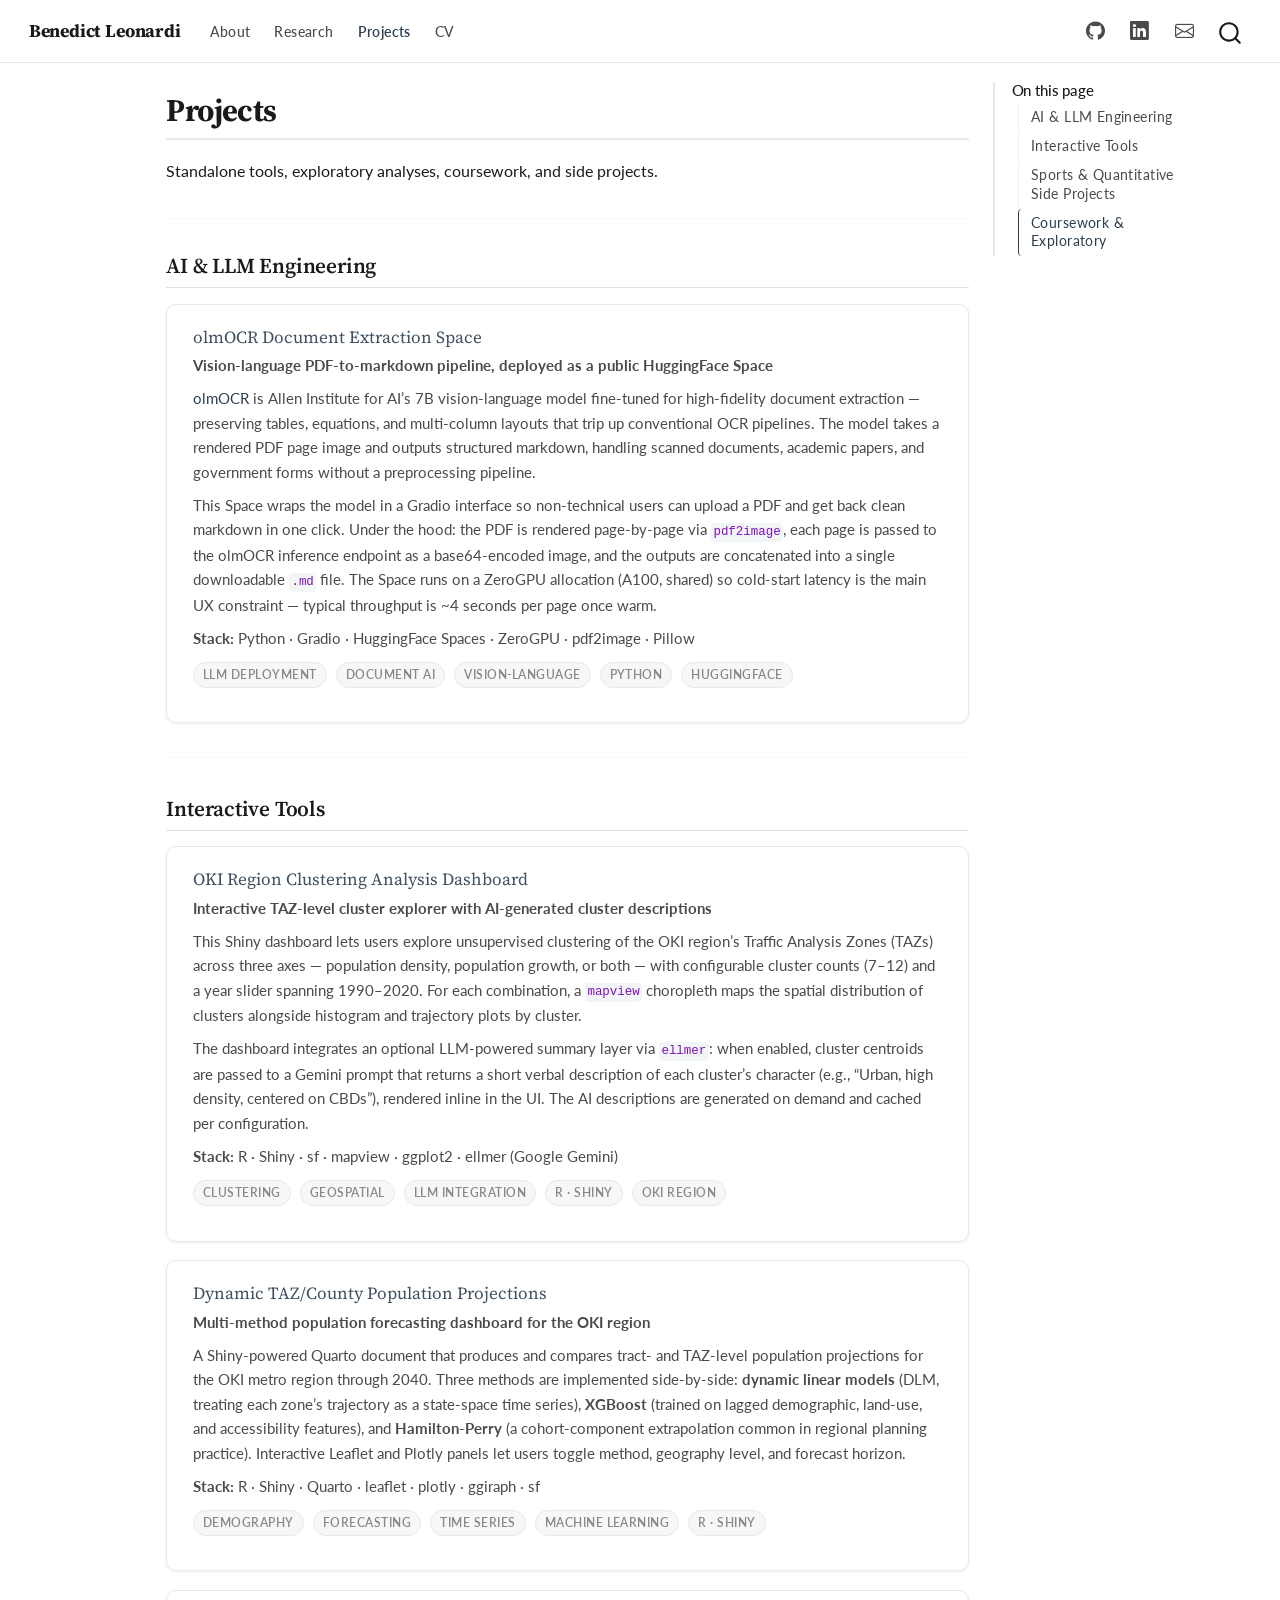
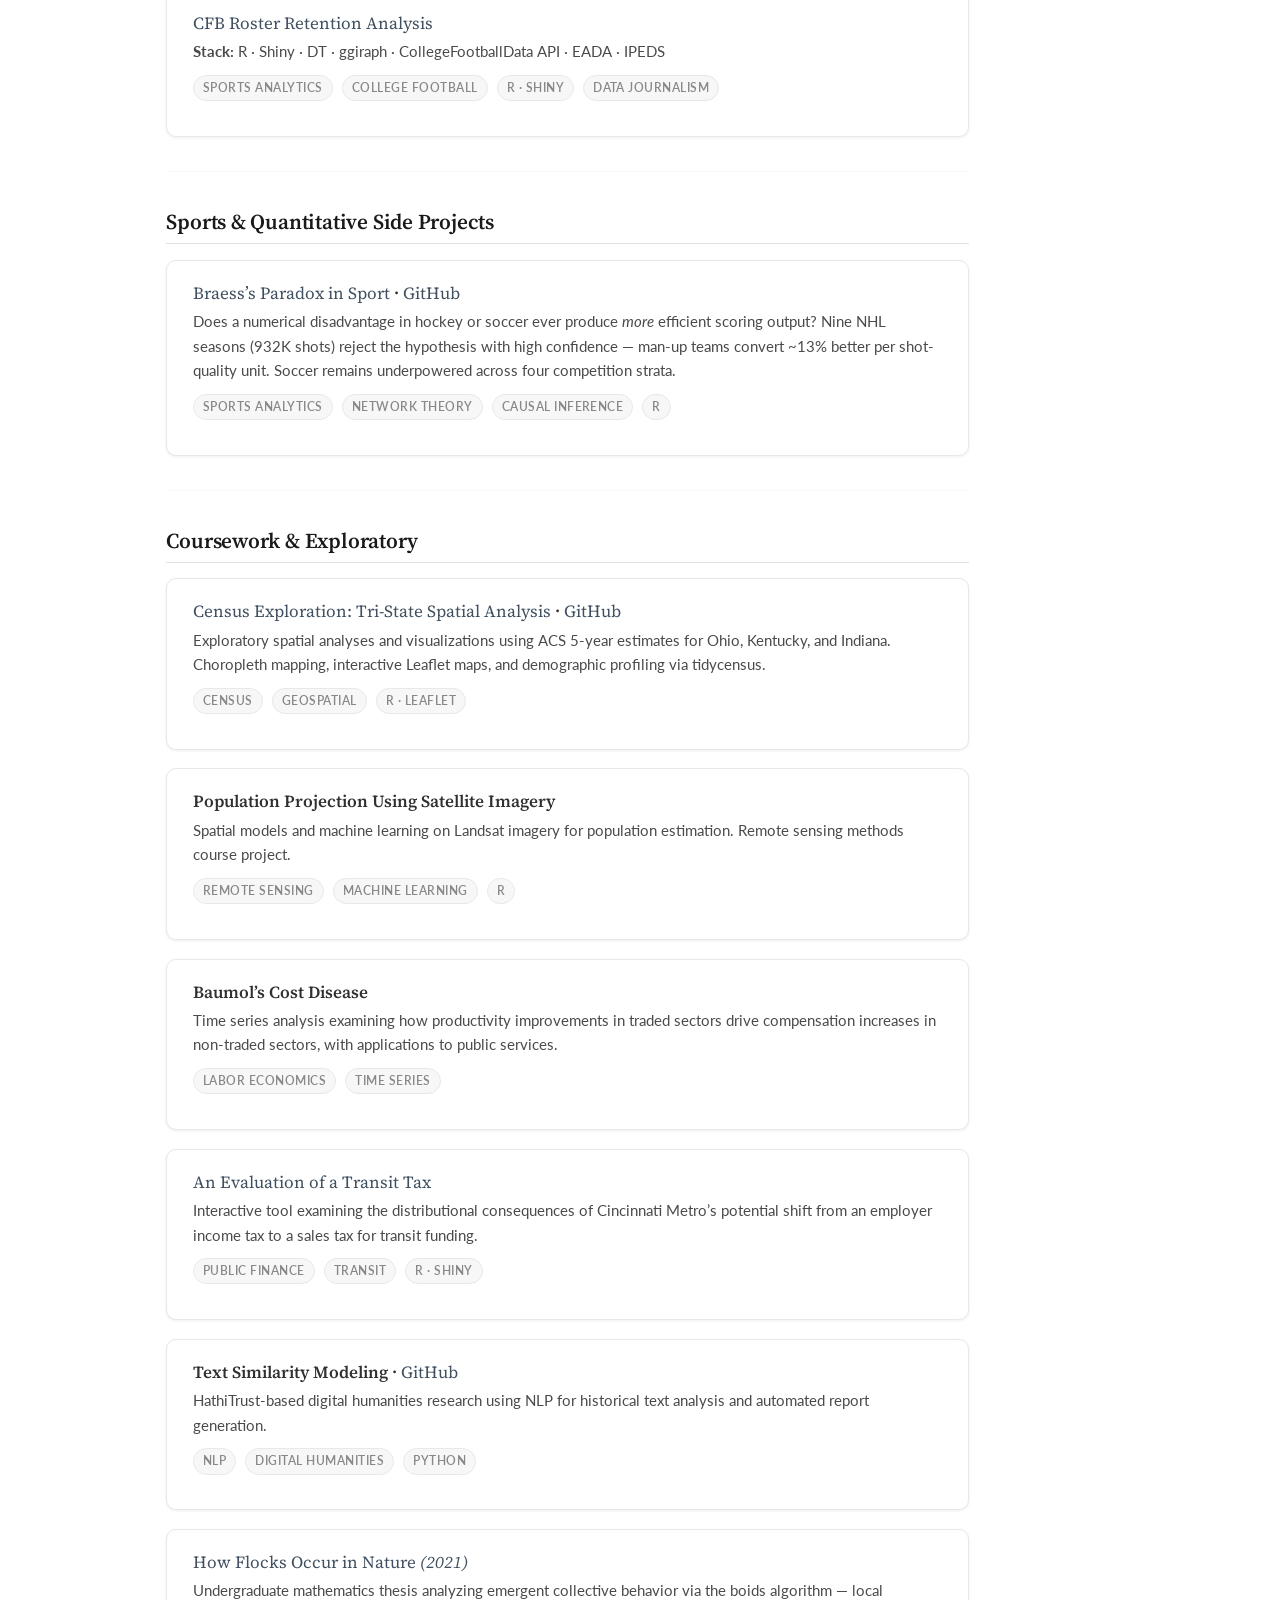
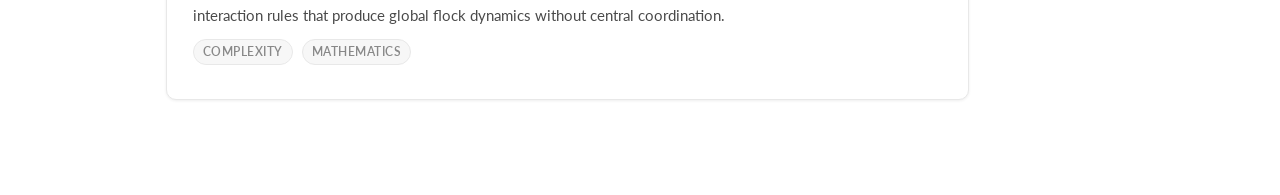
<file: docs/projects.html>
<!DOCTYPE html>
<html xmlns="http://www.w3.org/1999/xhtml" lang="en" xml:lang="en"><head>

<meta charset="utf-8">
<meta name="generator" content="quarto-1.8.27">

<meta name="viewport" content="width=device-width, initial-scale=1.0, user-scalable=yes">


<title>Projects – Benedict Leonardi</title>
<style>
code{white-space: pre-wrap;}
span.smallcaps{font-variant: small-caps;}
div.columns{display: flex; gap: min(4vw, 1.5em);}
div.column{flex: auto; overflow-x: auto;}
div.hanging-indent{margin-left: 1.5em; text-indent: -1.5em;}
ul.task-list{list-style: none;}
ul.task-list li input[type="checkbox"] {
  width: 0.8em;
  margin: 0 0.8em 0.2em -1em; /* quarto-specific, see https://github.com/quarto-dev/quarto-cli/issues/4556 */ 
  vertical-align: middle;
}
</style>


<script src="site_libs/quarto-nav/quarto-nav.js"></script>
<script src="site_libs/quarto-nav/headroom.min.js"></script>
<script src="site_libs/clipboard/clipboard.min.js"></script>
<script src="site_libs/quarto-search/autocomplete.umd.js"></script>
<script src="site_libs/quarto-search/fuse.min.js"></script>
<script src="site_libs/quarto-search/quarto-search.js"></script>
<meta name="quarto:offset" content="./">
<link href="./assets/favicon.ico" rel="icon">
<script src="site_libs/quarto-html/quarto.js" type="module"></script>
<script src="site_libs/quarto-html/tabsets/tabsets.js" type="module"></script>
<script src="site_libs/quarto-html/axe/axe-check.js" type="module"></script>
<script src="site_libs/quarto-html/popper.min.js"></script>
<script src="site_libs/quarto-html/tippy.umd.min.js"></script>
<script src="site_libs/quarto-html/anchor.min.js"></script>
<link href="site_libs/quarto-html/tippy.css" rel="stylesheet">
<link href="site_libs/quarto-html/quarto-syntax-highlighting-ed96de9b727972fe78a7b5d16c58bf87.css" rel="stylesheet" id="quarto-text-highlighting-styles">
<script src="site_libs/bootstrap/bootstrap.min.js"></script>
<link href="site_libs/bootstrap/bootstrap-icons.css" rel="stylesheet">
<link href="site_libs/bootstrap/bootstrap-f0f8ed26560135670959626701b066f3.min.css" rel="stylesheet" append-hash="true" id="quarto-bootstrap" data-mode="light">
<script id="quarto-search-options" type="application/json">{
  "location": "navbar",
  "copy-button": false,
  "collapse-after": 3,
  "panel-placement": "end",
  "type": "overlay",
  "limit": 50,
  "keyboard-shortcut": [
    "f",
    "/",
    "s"
  ],
  "show-item-context": false,
  "language": {
    "search-no-results-text": "No results",
    "search-matching-documents-text": "matching documents",
    "search-copy-link-title": "Copy link to search",
    "search-hide-matches-text": "Hide additional matches",
    "search-more-match-text": "more match in this document",
    "search-more-matches-text": "more matches in this document",
    "search-clear-button-title": "Clear",
    "search-text-placeholder": "",
    "search-detached-cancel-button-title": "Cancel",
    "search-submit-button-title": "Submit",
    "search-label": "Search"
  }
}</script>


</head>

<body class="nav-fixed quarto-light">

<div id="quarto-search-results"></div>
  <header id="quarto-header" class="headroom fixed-top">
    <nav class="navbar navbar-expand-lg " data-bs-theme="dark">
      <div class="navbar-container container-fluid">
      <div class="navbar-brand-container mx-auto">
    <a class="navbar-brand" href="./index.html">
    <span class="navbar-title">Benedict Leonardi</span>
    </a>
  </div>
            <div id="quarto-search" class="" title="Search"></div>
          <button class="navbar-toggler" type="button" data-bs-toggle="collapse" data-bs-target="#navbarCollapse" aria-controls="navbarCollapse" role="menu" aria-expanded="false" aria-label="Toggle navigation" onclick="if (window.quartoToggleHeadroom) { window.quartoToggleHeadroom(); }">
  <span class="navbar-toggler-icon"></span>
</button>
          <div class="collapse navbar-collapse" id="navbarCollapse">
            <ul class="navbar-nav navbar-nav-scroll me-auto">
  <li class="nav-item">
    <a class="nav-link" href="./index.html"> 
<span class="menu-text">About</span></a>
  </li>  
  <li class="nav-item">
    <a class="nav-link" href="./research.html"> 
<span class="menu-text">Research</span></a>
  </li>  
  <li class="nav-item">
    <a class="nav-link active" href="./projects.html" aria-current="page"> 
<span class="menu-text">Projects</span></a>
  </li>  
  <li class="nav-item">
    <a class="nav-link" href="./cv.html"> 
<span class="menu-text">CV</span></a>
  </li>  
</ul>
            <ul class="navbar-nav navbar-nav-scroll ms-auto">
  <li class="nav-item compact">
    <a class="nav-link" href="https://github.com/bleonardi"> <i class="bi bi-github" role="img" aria-label="GitHub">
</i> 
<span class="menu-text"></span></a>
  </li>  
  <li class="nav-item compact">
    <a class="nav-link" href="https://www.linkedin.com/in/benedict-leonardi/"> <i class="bi bi-linkedin" role="img" aria-label="LinkedIn">
</i> 
<span class="menu-text"></span></a>
  </li>  
  <li class="nav-item compact">
    <a class="nav-link" href="mailto:leo.ben93@gmail.com"> <i class="bi bi-envelope" role="img" aria-label="Email">
</i> 
<span class="menu-text"></span></a>
  </li>  
</ul>
          </div> <!-- /navcollapse -->
            <div class="quarto-navbar-tools">
</div>
      </div> <!-- /container-fluid -->
    </nav>
</header>
<!-- content -->
<div id="quarto-content" class="quarto-container page-columns page-rows-contents page-layout-article page-navbar">
<!-- sidebar -->
<!-- margin-sidebar -->
    <div id="quarto-margin-sidebar" class="sidebar margin-sidebar">
        <nav id="TOC" role="doc-toc" class="toc-active">
    <h2 id="toc-title">On this page</h2>
   
  <ul class="collapse">
  <li><a href="#ai-llm-engineering" id="toc-ai-llm-engineering" class="nav-link active" data-scroll-target="#ai-llm-engineering">AI &amp; LLM Engineering</a></li>
  <li><a href="#interactive-tools" id="toc-interactive-tools" class="nav-link" data-scroll-target="#interactive-tools">Interactive Tools</a></li>
  <li><a href="#sports-quantitative-side-projects" id="toc-sports-quantitative-side-projects" class="nav-link" data-scroll-target="#sports-quantitative-side-projects">Sports &amp; Quantitative Side Projects</a></li>
  <li><a href="#coursework-exploratory" id="toc-coursework-exploratory" class="nav-link" data-scroll-target="#coursework-exploratory">Coursework &amp; Exploratory</a></li>
  </ul>
</nav>
    </div>
<!-- main -->
<main class="content" id="quarto-document-content">

<header id="title-block-header" class="quarto-title-block default">
<div class="quarto-title">
<h1 class="title">Projects</h1>
</div>



<div class="quarto-title-meta">

    
  
    
  </div>
  


</header>


<p>Standalone tools, exploratory analyses, coursework, and side projects.</p>
<hr>
<section id="ai-llm-engineering" class="level2">
<h2 class="anchored" data-anchor-id="ai-llm-engineering">AI &amp; LLM Engineering</h2>
<section id="olmocr-document-extraction-space" class="level3 project-card">
<h3 class="anchored" data-anchor-id="olmocr-document-extraction-space"><a href="https://huggingface.co/spaces/leonarb/olmocr-demo">olmOCR Document Extraction Space</a></h3>
<p><strong>Vision-language PDF-to-markdown pipeline, deployed as a public HuggingFace Space</strong></p>
<p><a href="https://huggingface.co/allenai/olmOCR-7B-0225-preview">olmOCR</a> is Allen Institute for AI’s 7B vision-language model fine-tuned for high-fidelity document extraction — preserving tables, equations, and multi-column layouts that trip up conventional OCR pipelines. The model takes a rendered PDF page image and outputs structured markdown, handling scanned documents, academic papers, and government forms without a preprocessing pipeline.</p>
<p>This Space wraps the model in a Gradio interface so non-technical users can upload a PDF and get back clean markdown in one click. Under the hood: the PDF is rendered page-by-page via <code>pdf2image</code>, each page is passed to the olmOCR inference endpoint as a base64-encoded image, and the outputs are concatenated into a single downloadable <code>.md</code> file. The Space runs on a ZeroGPU allocation (A100, shared) so cold-start latency is the main UX constraint — typical throughput is ~4 seconds per page once warm.</p>
<p><strong>Stack:</strong> Python · Gradio · HuggingFace Spaces · ZeroGPU · pdf2image · Pillow</p>
<div class="tags">
<p><span class="tag">LLM Deployment</span> <span class="tag">Document AI</span> <span class="tag">Vision-Language</span> <span class="tag">Python</span> <span class="tag">HuggingFace</span></p>
</div>
</section>
<hr>
</section>
<section id="interactive-tools" class="level2">
<h2 class="anchored" data-anchor-id="interactive-tools">Interactive Tools</h2>
<section id="oki-region-clustering-analysis-dashboard" class="level3 project-card">
<h3 class="anchored" data-anchor-id="oki-region-clustering-analysis-dashboard"><a href="https://benedictleonardi.shinyapps.io/clustering_analysis_dashboard/">OKI Region Clustering Analysis Dashboard</a></h3>
<p><strong>Interactive TAZ-level cluster explorer with AI-generated cluster descriptions</strong></p>
<p>This Shiny dashboard lets users explore unsupervised clustering of the OKI region’s Traffic Analysis Zones (TAZs) across three axes — population density, population growth, or both — with configurable cluster counts (7–12) and a year slider spanning 1990–2020. For each combination, a <code>mapview</code> choropleth maps the spatial distribution of clusters alongside histogram and trajectory plots by cluster.</p>
<p>The dashboard integrates an optional LLM-powered summary layer via <code>ellmer</code>: when enabled, cluster centroids are passed to a Gemini prompt that returns a short verbal description of each cluster’s character (e.g., “Urban, high density, centered on CBDs”), rendered inline in the UI. The AI descriptions are generated on demand and cached per configuration.</p>
<p><strong>Stack:</strong> R · Shiny · sf · mapview · ggplot2 · ellmer (Google Gemini)</p>
<div class="tags">
<p><span class="tag">Clustering</span> <span class="tag">Geospatial</span> <span class="tag">LLM Integration</span> <span class="tag">R · Shiny</span> <span class="tag">OKI Region</span></p>
</div>
</section>
<section id="dynamic-tazcounty-population-projections" class="level3 project-card">
<h3 class="anchored" data-anchor-id="dynamic-tazcounty-population-projections"><a href="https://oki-data.shinyapps.io/dynamic_projections/">Dynamic TAZ/County Population Projections</a></h3>
<p><strong>Multi-method population forecasting dashboard for the OKI region</strong></p>
<p>A Shiny-powered Quarto document that produces and compares tract- and TAZ-level population projections for the OKI metro region through 2040. Three methods are implemented side-by-side: <strong>dynamic linear models</strong> (DLM, treating each zone’s trajectory as a state-space time series), <strong>XGBoost</strong> (trained on lagged demographic, land-use, and accessibility features), and <strong>Hamilton-Perry</strong> (a cohort-component extrapolation common in regional planning practice). Interactive Leaflet and Plotly panels let users toggle method, geography level, and forecast horizon.</p>
<p><strong>Stack:</strong> R · Shiny · Quarto · leaflet · plotly · ggiraph · sf</p>
<div class="tags">
<p><span class="tag">Demography</span> <span class="tag">Forecasting</span> <span class="tag">Time Series</span> <span class="tag">Machine Learning</span> <span class="tag">R · Shiny</span></p>
</div>
</section>
<section id="cfb-roster-retention-analysis" class="level3 project-card">
<h3 class="anchored" data-anchor-id="cfb-roster-retention-analysis"><a href="https://benedictleonardi.shinyapps.io/cfb-roster-retention/">CFB Roster Retention Analysis</a></h3>
<!-- TODO: write your own one-liner + description here. Draft facts to work from if useful:
     - Interactive Shiny dashboard ranking all 138 FBS football programs by year-over-year roster
       retention (2025→2026), transfer-portal outflow, and CFBD's returning-production metric.
     - Second tab cross-references football revenue (EADA) and endowment (IPEDS) against a
       metro-industry misalignment score from a separate project (Fed_Research_Districts) to test
       whether "big-money, locally-misaligned" programs see more roster churn — exploratory
       correlations did not support that. -->
<p><strong>Stack:</strong> R · Shiny · DT · ggiraph · CollegeFootballData API · EADA · IPEDS</p>
<div class="tags">
<p><span class="tag">Sports Analytics</span> <span class="tag">College Football</span> <span class="tag">R · Shiny</span> <span class="tag">Data Journalism</span></p>
</div>
</section>
<hr>
</section>
<section id="sports-quantitative-side-projects" class="level2">
<h2 class="anchored" data-anchor-id="sports-quantitative-side-projects">Sports &amp; Quantitative Side Projects</h2>
<section id="braesss-paradox-in-sport-github" class="level3 project-card">
<h3 class="anchored" data-anchor-id="braesss-paradox-in-sport-github"><a href="https://bleonardi.github.io/Braess_Paradox_Sports/">Braess’s Paradox in Sport</a> · <a href="https://github.com/bleonardi/Braess_Paradox_Sports">GitHub</a></h3>
<p>Does a numerical disadvantage in hockey or soccer ever produce <em>more</em> efficient scoring output? Nine NHL seasons (932K shots) reject the hypothesis with high confidence — man-up teams convert ~13% better per shot-quality unit. Soccer remains underpowered across four competition strata.</p>
<div class="tags">
<p><span class="tag">Sports Analytics</span> <span class="tag">Network Theory</span> <span class="tag">Causal Inference</span> <span class="tag">R</span></p>
</div>
</section>
<hr>
</section>
<section id="coursework-exploratory" class="level2">
<h2 class="anchored" data-anchor-id="coursework-exploratory">Coursework &amp; Exploratory</h2>
<section id="census-exploration-tri-state-spatial-analysis-github" class="level3 project-card">
<h3 class="anchored" data-anchor-id="census-exploration-tri-state-spatial-analysis-github"><a href="https://bleonardi.github.io/Census_Exploration/">Census Exploration: Tri-State Spatial Analysis</a> · <a href="https://github.com/bleonardi/Census_Exploration">GitHub</a></h3>
<p>Exploratory spatial analyses and visualizations using ACS 5-year estimates for Ohio, Kentucky, and Indiana. Choropleth mapping, interactive Leaflet maps, and demographic profiling via tidycensus.</p>
<div class="tags">
<p><span class="tag">Census</span> <span class="tag">Geospatial</span> <span class="tag">R · Leaflet</span></p>
</div>
</section>
<section id="population-projection-using-satellite-imagery" class="level3 project-card">
<h3 class="anchored" data-anchor-id="population-projection-using-satellite-imagery">Population Projection Using Satellite Imagery</h3>
<p>Spatial models and machine learning on Landsat imagery for population estimation. Remote sensing methods course project.</p>
<div class="tags">
<p><span class="tag">Remote Sensing</span> <span class="tag">Machine Learning</span> <span class="tag">R</span></p>
</div>
</section>
<section id="baumols-cost-disease" class="level3 project-card">
<h3 class="anchored" data-anchor-id="baumols-cost-disease">Baumol’s Cost Disease</h3>
<p>Time series analysis examining how productivity improvements in traded sectors drive compensation increases in non-traded sectors, with applications to public services.</p>
<div class="tags">
<p><span class="tag">Labor Economics</span> <span class="tag">Time Series</span></p>
</div>
</section>
<section id="an-evaluation-of-a-transit-tax" class="level3 project-card">
<h3 class="anchored" data-anchor-id="an-evaluation-of-a-transit-tax"><a href="https://benedictleonardi.shinyapps.io/Issue7_tax_analysis/">An Evaluation of a Transit Tax</a></h3>
<p>Interactive tool examining the distributional consequences of Cincinnati Metro’s potential shift from an employer income tax to a sales tax for transit funding.</p>
<div class="tags">
<p><span class="tag">Public Finance</span> <span class="tag">Transit</span> <span class="tag">R · Shiny</span></p>
</div>
</section>
<section id="text-similarity-modeling-github" class="level3 project-card">
<h3 class="anchored" data-anchor-id="text-similarity-modeling-github">Text Similarity Modeling · <a href="https://github.com/bleonardi/text_similarity_and_modeling">GitHub</a></h3>
<p>HathiTrust-based digital humanities research using NLP for historical text analysis and automated report generation.</p>
<div class="tags">
<p><span class="tag">NLP</span> <span class="tag">Digital Humanities</span> <span class="tag">Python</span></p>
</div>
</section>
<section id="how-flocks-occur-in-nature-2021" class="level3 project-card">
<h3 class="anchored" data-anchor-id="how-flocks-occur-in-nature-2021"><a href="https://github.com/bleonardi">How Flocks Occur in Nature <em>(2021)</em></a></h3>
<p>Undergraduate mathematics thesis analyzing emergent collective behavior via the boids algorithm — local interaction rules that produce global flock dynamics without central coordination.</p>
<div class="tags">
<p><span class="tag">Complexity</span> <span class="tag">Mathematics</span></p>
</div>
</section>


</section>

</main> <!-- /main -->
<script id="quarto-html-after-body" type="application/javascript">
  window.document.addEventListener("DOMContentLoaded", function (event) {
    const icon = "";
    const anchorJS = new window.AnchorJS();
    anchorJS.options = {
      placement: 'right',
      icon: icon
    };
    anchorJS.add('.anchored');
    const isCodeAnnotation = (el) => {
      for (const clz of el.classList) {
        if (clz.startsWith('code-annotation-')) {                     
          return true;
        }
      }
      return false;
    }
    const onCopySuccess = function(e) {
      // button target
      const button = e.trigger;
      // don't keep focus
      button.blur();
      // flash "checked"
      button.classList.add('code-copy-button-checked');
      var currentTitle = button.getAttribute("title");
      button.setAttribute("title", "Copied!");
      let tooltip;
      if (window.bootstrap) {
        button.setAttribute("data-bs-toggle", "tooltip");
        button.setAttribute("data-bs-placement", "left");
        button.setAttribute("data-bs-title", "Copied!");
        tooltip = new bootstrap.Tooltip(button, 
          { trigger: "manual", 
            customClass: "code-copy-button-tooltip",
            offset: [0, -8]});
        tooltip.show();    
      }
      setTimeout(function() {
        if (tooltip) {
          tooltip.hide();
          button.removeAttribute("data-bs-title");
          button.removeAttribute("data-bs-toggle");
          button.removeAttribute("data-bs-placement");
        }
        button.setAttribute("title", currentTitle);
        button.classList.remove('code-copy-button-checked');
      }, 1000);
      // clear code selection
      e.clearSelection();
    }
    const getTextToCopy = function(trigger) {
      const outerScaffold = trigger.parentElement.cloneNode(true);
      const codeEl = outerScaffold.querySelector('code');
      for (const childEl of codeEl.children) {
        if (isCodeAnnotation(childEl)) {
          childEl.remove();
        }
      }
      return codeEl.innerText;
    }
    const clipboard = new window.ClipboardJS('.code-copy-button:not([data-in-quarto-modal])', {
      text: getTextToCopy
    });
    clipboard.on('success', onCopySuccess);
    if (window.document.getElementById('quarto-embedded-source-code-modal')) {
      const clipboardModal = new window.ClipboardJS('.code-copy-button[data-in-quarto-modal]', {
        text: getTextToCopy,
        container: window.document.getElementById('quarto-embedded-source-code-modal')
      });
      clipboardModal.on('success', onCopySuccess);
    }
      var localhostRegex = new RegExp(/^(?:http|https):\/\/localhost\:?[0-9]*\//);
      var mailtoRegex = new RegExp(/^mailto:/);
        var filterRegex = new RegExp('/' + window.location.host + '/');
      var isInternal = (href) => {
          return filterRegex.test(href) || localhostRegex.test(href) || mailtoRegex.test(href);
      }
      // Inspect non-navigation links and adorn them if external
     var links = window.document.querySelectorAll('a[href]:not(.nav-link):not(.navbar-brand):not(.toc-action):not(.sidebar-link):not(.sidebar-item-toggle):not(.pagination-link):not(.no-external):not([aria-hidden]):not(.dropdown-item):not(.quarto-navigation-tool):not(.about-link)');
      for (var i=0; i<links.length; i++) {
        const link = links[i];
        if (!isInternal(link.href)) {
          // undo the damage that might have been done by quarto-nav.js in the case of
          // links that we want to consider external
          if (link.dataset.originalHref !== undefined) {
            link.href = link.dataset.originalHref;
          }
            // target, if specified
            link.setAttribute("target", "_blank");
            if (link.getAttribute("rel") === null) {
              link.setAttribute("rel", "noopener");
            }
        }
      }
    function tippyHover(el, contentFn, onTriggerFn, onUntriggerFn) {
      const config = {
        allowHTML: true,
        maxWidth: 500,
        delay: 100,
        arrow: false,
        appendTo: function(el) {
            return el.parentElement;
        },
        interactive: true,
        interactiveBorder: 10,
        theme: 'quarto',
        placement: 'bottom-start',
      };
      if (contentFn) {
        config.content = contentFn;
      }
      if (onTriggerFn) {
        config.onTrigger = onTriggerFn;
      }
      if (onUntriggerFn) {
        config.onUntrigger = onUntriggerFn;
      }
      window.tippy(el, config); 
    }
    const noterefs = window.document.querySelectorAll('a[role="doc-noteref"]');
    for (var i=0; i<noterefs.length; i++) {
      const ref = noterefs[i];
      tippyHover(ref, function() {
        // use id or data attribute instead here
        let href = ref.getAttribute('data-footnote-href') || ref.getAttribute('href');
        try { href = new URL(href).hash; } catch {}
        const id = href.replace(/^#\/?/, "");
        const note = window.document.getElementById(id);
        if (note) {
          return note.innerHTML;
        } else {
          return "";
        }
      });
    }
    const xrefs = window.document.querySelectorAll('a.quarto-xref');
    const processXRef = (id, note) => {
      // Strip column container classes
      const stripColumnClz = (el) => {
        el.classList.remove("page-full", "page-columns");
        if (el.children) {
          for (const child of el.children) {
            stripColumnClz(child);
          }
        }
      }
      stripColumnClz(note)
      if (id === null || id.startsWith('sec-')) {
        // Special case sections, only their first couple elements
        const container = document.createElement("div");
        if (note.children && note.children.length > 2) {
          container.appendChild(note.children[0].cloneNode(true));
          for (let i = 1; i < note.children.length; i++) {
            const child = note.children[i];
            if (child.tagName === "P" && child.innerText === "") {
              continue;
            } else {
              container.appendChild(child.cloneNode(true));
              break;
            }
          }
          if (window.Quarto?.typesetMath) {
            window.Quarto.typesetMath(container);
          }
          return container.innerHTML
        } else {
          if (window.Quarto?.typesetMath) {
            window.Quarto.typesetMath(note);
          }
          return note.innerHTML;
        }
      } else {
        // Remove any anchor links if they are present
        const anchorLink = note.querySelector('a.anchorjs-link');
        if (anchorLink) {
          anchorLink.remove();
        }
        if (window.Quarto?.typesetMath) {
          window.Quarto.typesetMath(note);
        }
        if (note.classList.contains("callout")) {
          return note.outerHTML;
        } else {
          return note.innerHTML;
        }
      }
    }
    for (var i=0; i<xrefs.length; i++) {
      const xref = xrefs[i];
      tippyHover(xref, undefined, function(instance) {
        instance.disable();
        let url = xref.getAttribute('href');
        let hash = undefined; 
        if (url.startsWith('#')) {
          hash = url;
        } else {
          try { hash = new URL(url).hash; } catch {}
        }
        if (hash) {
          const id = hash.replace(/^#\/?/, "");
          const note = window.document.getElementById(id);
          if (note !== null) {
            try {
              const html = processXRef(id, note.cloneNode(true));
              instance.setContent(html);
            } finally {
              instance.enable();
              instance.show();
            }
          } else {
            // See if we can fetch this
            fetch(url.split('#')[0])
            .then(res => res.text())
            .then(html => {
              const parser = new DOMParser();
              const htmlDoc = parser.parseFromString(html, "text/html");
              const note = htmlDoc.getElementById(id);
              if (note !== null) {
                const html = processXRef(id, note);
                instance.setContent(html);
              } 
            }).finally(() => {
              instance.enable();
              instance.show();
            });
          }
        } else {
          // See if we can fetch a full url (with no hash to target)
          // This is a special case and we should probably do some content thinning / targeting
          fetch(url)
          .then(res => res.text())
          .then(html => {
            const parser = new DOMParser();
            const htmlDoc = parser.parseFromString(html, "text/html");
            const note = htmlDoc.querySelector('main.content');
            if (note !== null) {
              // This should only happen for chapter cross references
              // (since there is no id in the URL)
              // remove the first header
              if (note.children.length > 0 && note.children[0].tagName === "HEADER") {
                note.children[0].remove();
              }
              const html = processXRef(null, note);
              instance.setContent(html);
            } 
          }).finally(() => {
            instance.enable();
            instance.show();
          });
        }
      }, function(instance) {
      });
    }
        let selectedAnnoteEl;
        const selectorForAnnotation = ( cell, annotation) => {
          let cellAttr = 'data-code-cell="' + cell + '"';
          let lineAttr = 'data-code-annotation="' +  annotation + '"';
          const selector = 'span[' + cellAttr + '][' + lineAttr + ']';
          return selector;
        }
        const selectCodeLines = (annoteEl) => {
          const doc = window.document;
          const targetCell = annoteEl.getAttribute("data-target-cell");
          const targetAnnotation = annoteEl.getAttribute("data-target-annotation");
          const annoteSpan = window.document.querySelector(selectorForAnnotation(targetCell, targetAnnotation));
          const lines = annoteSpan.getAttribute("data-code-lines").split(",");
          const lineIds = lines.map((line) => {
            return targetCell + "-" + line;
          })
          let top = null;
          let height = null;
          let parent = null;
          if (lineIds.length > 0) {
              //compute the position of the single el (top and bottom and make a div)
              const el = window.document.getElementById(lineIds[0]);
              top = el.offsetTop;
              height = el.offsetHeight;
              parent = el.parentElement.parentElement;
            if (lineIds.length > 1) {
              const lastEl = window.document.getElementById(lineIds[lineIds.length - 1]);
              const bottom = lastEl.offsetTop + lastEl.offsetHeight;
              height = bottom - top;
            }
            if (top !== null && height !== null && parent !== null) {
              // cook up a div (if necessary) and position it 
              let div = window.document.getElementById("code-annotation-line-highlight");
              if (div === null) {
                div = window.document.createElement("div");
                div.setAttribute("id", "code-annotation-line-highlight");
                div.style.position = 'absolute';
                parent.appendChild(div);
              }
              div.style.top = top - 2 + "px";
              div.style.height = height + 4 + "px";
              div.style.left = 0;
              let gutterDiv = window.document.getElementById("code-annotation-line-highlight-gutter");
              if (gutterDiv === null) {
                gutterDiv = window.document.createElement("div");
                gutterDiv.setAttribute("id", "code-annotation-line-highlight-gutter");
                gutterDiv.style.position = 'absolute';
                const codeCell = window.document.getElementById(targetCell);
                const gutter = codeCell.querySelector('.code-annotation-gutter');
                gutter.appendChild(gutterDiv);
              }
              gutterDiv.style.top = top - 2 + "px";
              gutterDiv.style.height = height + 4 + "px";
            }
            selectedAnnoteEl = annoteEl;
          }
        };
        const unselectCodeLines = () => {
          const elementsIds = ["code-annotation-line-highlight", "code-annotation-line-highlight-gutter"];
          elementsIds.forEach((elId) => {
            const div = window.document.getElementById(elId);
            if (div) {
              div.remove();
            }
          });
          selectedAnnoteEl = undefined;
        };
          // Handle positioning of the toggle
      window.addEventListener(
        "resize",
        throttle(() => {
          elRect = undefined;
          if (selectedAnnoteEl) {
            selectCodeLines(selectedAnnoteEl);
          }
        }, 10)
      );
      function throttle(fn, ms) {
      let throttle = false;
      let timer;
        return (...args) => {
          if(!throttle) { // first call gets through
              fn.apply(this, args);
              throttle = true;
          } else { // all the others get throttled
              if(timer) clearTimeout(timer); // cancel #2
              timer = setTimeout(() => {
                fn.apply(this, args);
                timer = throttle = false;
              }, ms);
          }
        };
      }
        // Attach click handler to the DT
        const annoteDls = window.document.querySelectorAll('dt[data-target-cell]');
        for (const annoteDlNode of annoteDls) {
          annoteDlNode.addEventListener('click', (event) => {
            const clickedEl = event.target;
            if (clickedEl !== selectedAnnoteEl) {
              unselectCodeLines();
              const activeEl = window.document.querySelector('dt[data-target-cell].code-annotation-active');
              if (activeEl) {
                activeEl.classList.remove('code-annotation-active');
              }
              selectCodeLines(clickedEl);
              clickedEl.classList.add('code-annotation-active');
            } else {
              // Unselect the line
              unselectCodeLines();
              clickedEl.classList.remove('code-annotation-active');
            }
          });
        }
    const findCites = (el) => {
      const parentEl = el.parentElement;
      if (parentEl) {
        const cites = parentEl.dataset.cites;
        if (cites) {
          return {
            el,
            cites: cites.split(' ')
          };
        } else {
          return findCites(el.parentElement)
        }
      } else {
        return undefined;
      }
    };
    var bibliorefs = window.document.querySelectorAll('a[role="doc-biblioref"]');
    for (var i=0; i<bibliorefs.length; i++) {
      const ref = bibliorefs[i];
      const citeInfo = findCites(ref);
      if (citeInfo) {
        tippyHover(citeInfo.el, function() {
          var popup = window.document.createElement('div');
          citeInfo.cites.forEach(function(cite) {
            var citeDiv = window.document.createElement('div');
            citeDiv.classList.add('hanging-indent');
            citeDiv.classList.add('csl-entry');
            var biblioDiv = window.document.getElementById('ref-' + cite);
            if (biblioDiv) {
              citeDiv.innerHTML = biblioDiv.innerHTML;
            }
            popup.appendChild(citeDiv);
          });
          return popup.innerHTML;
        });
      }
    }
  });
  </script>
</div> <!-- /content -->




</body></html>
</file>
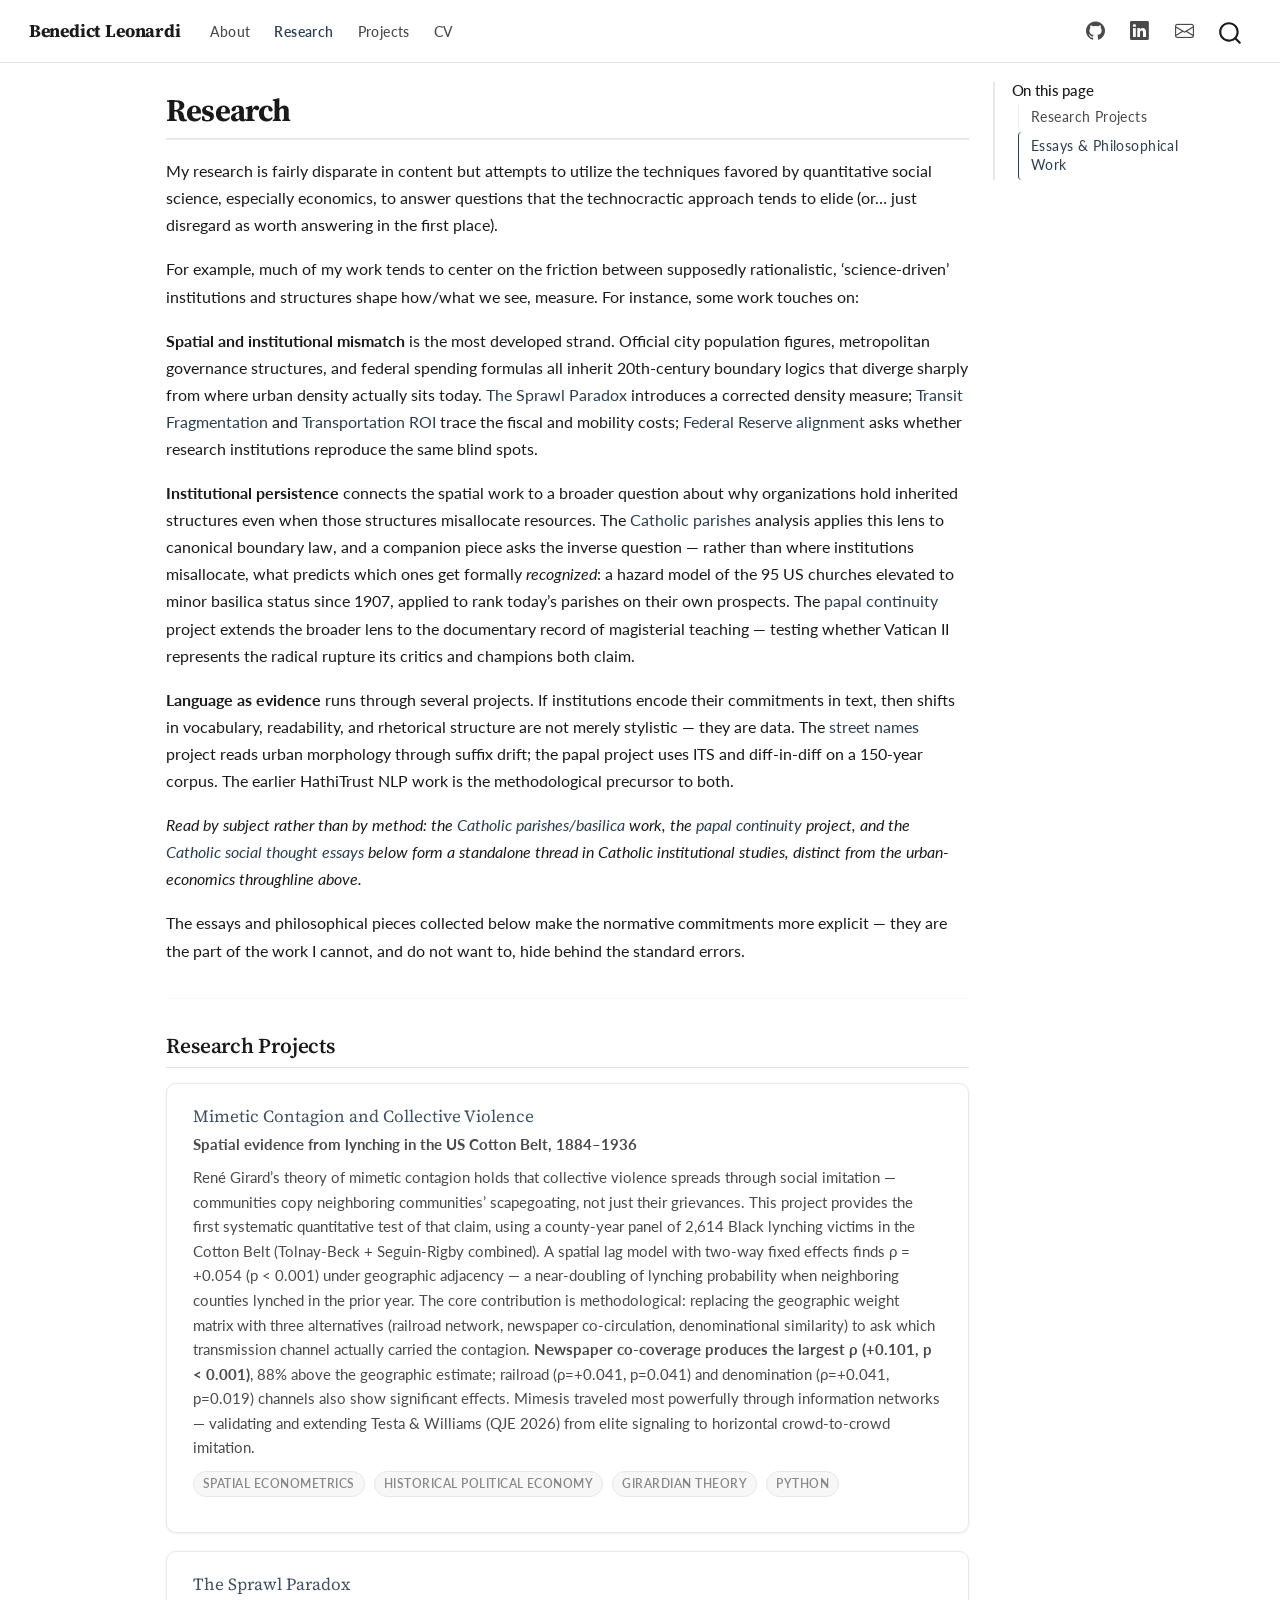
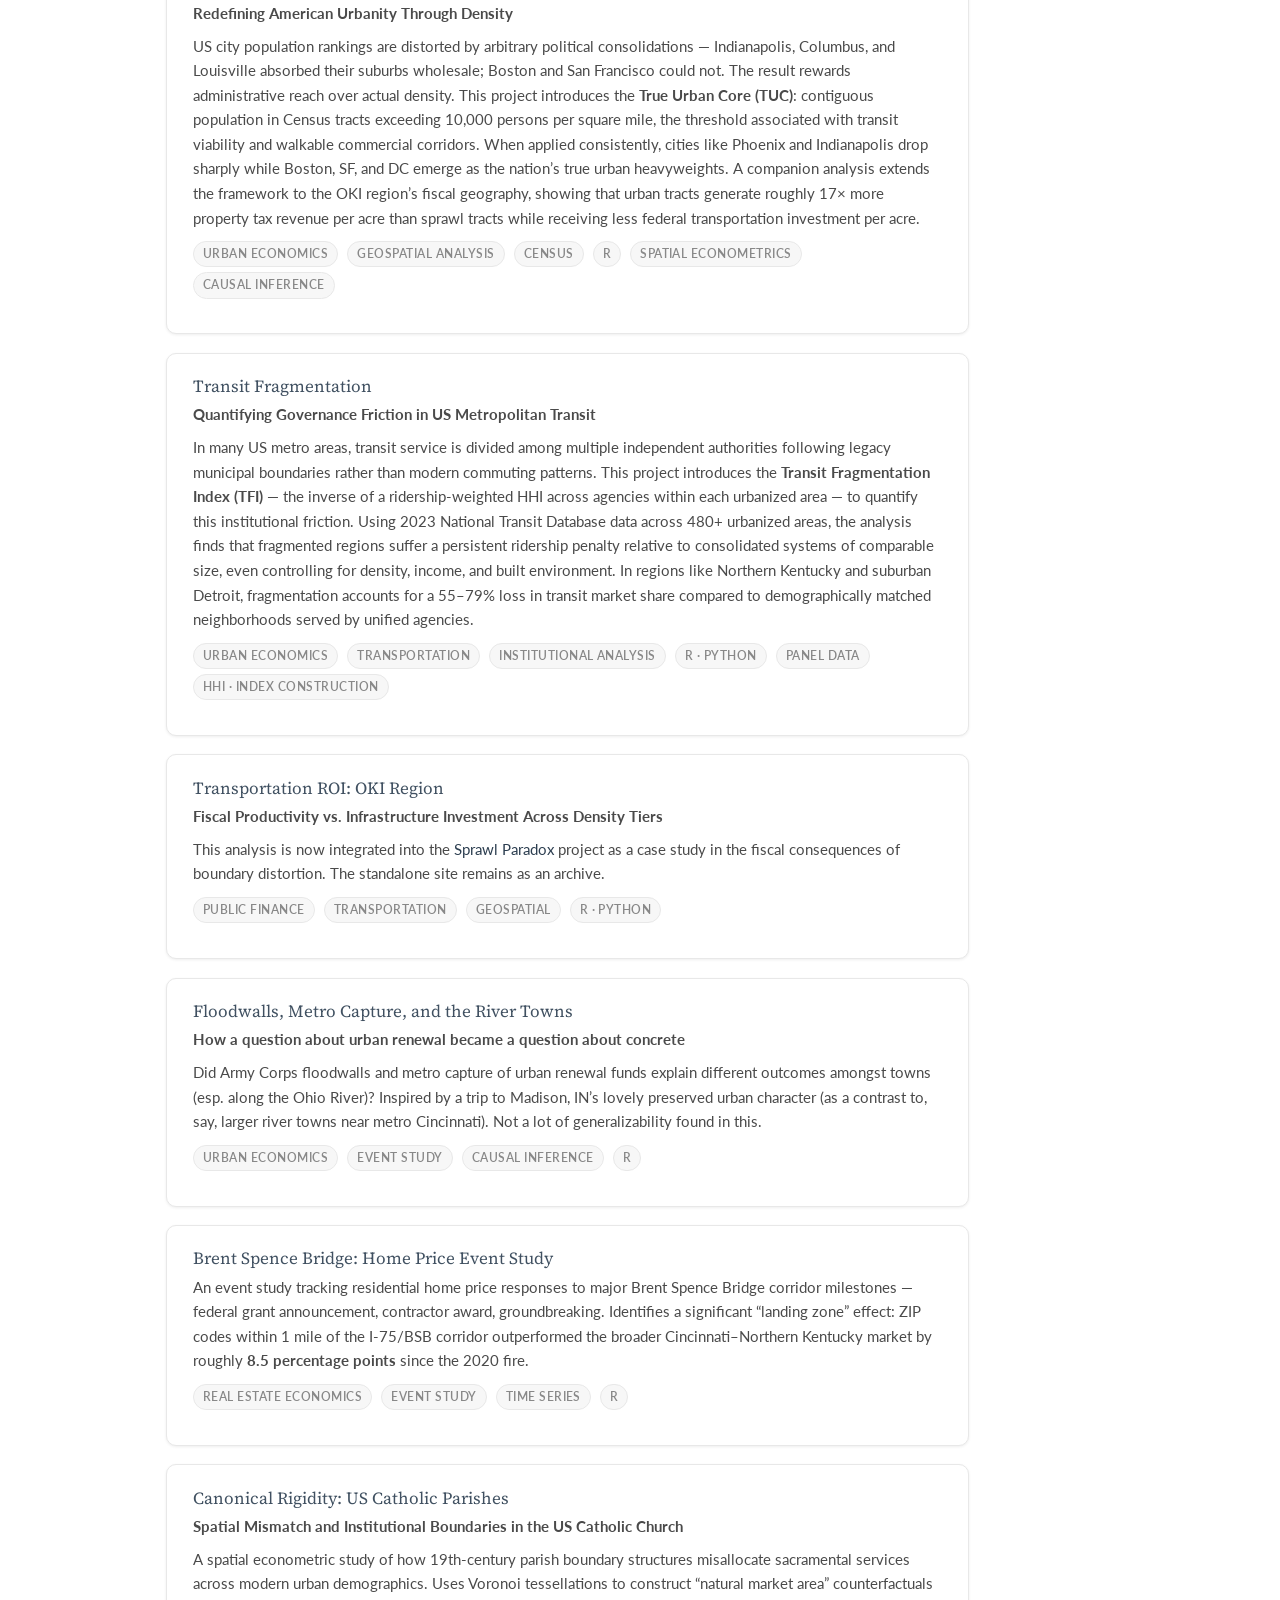
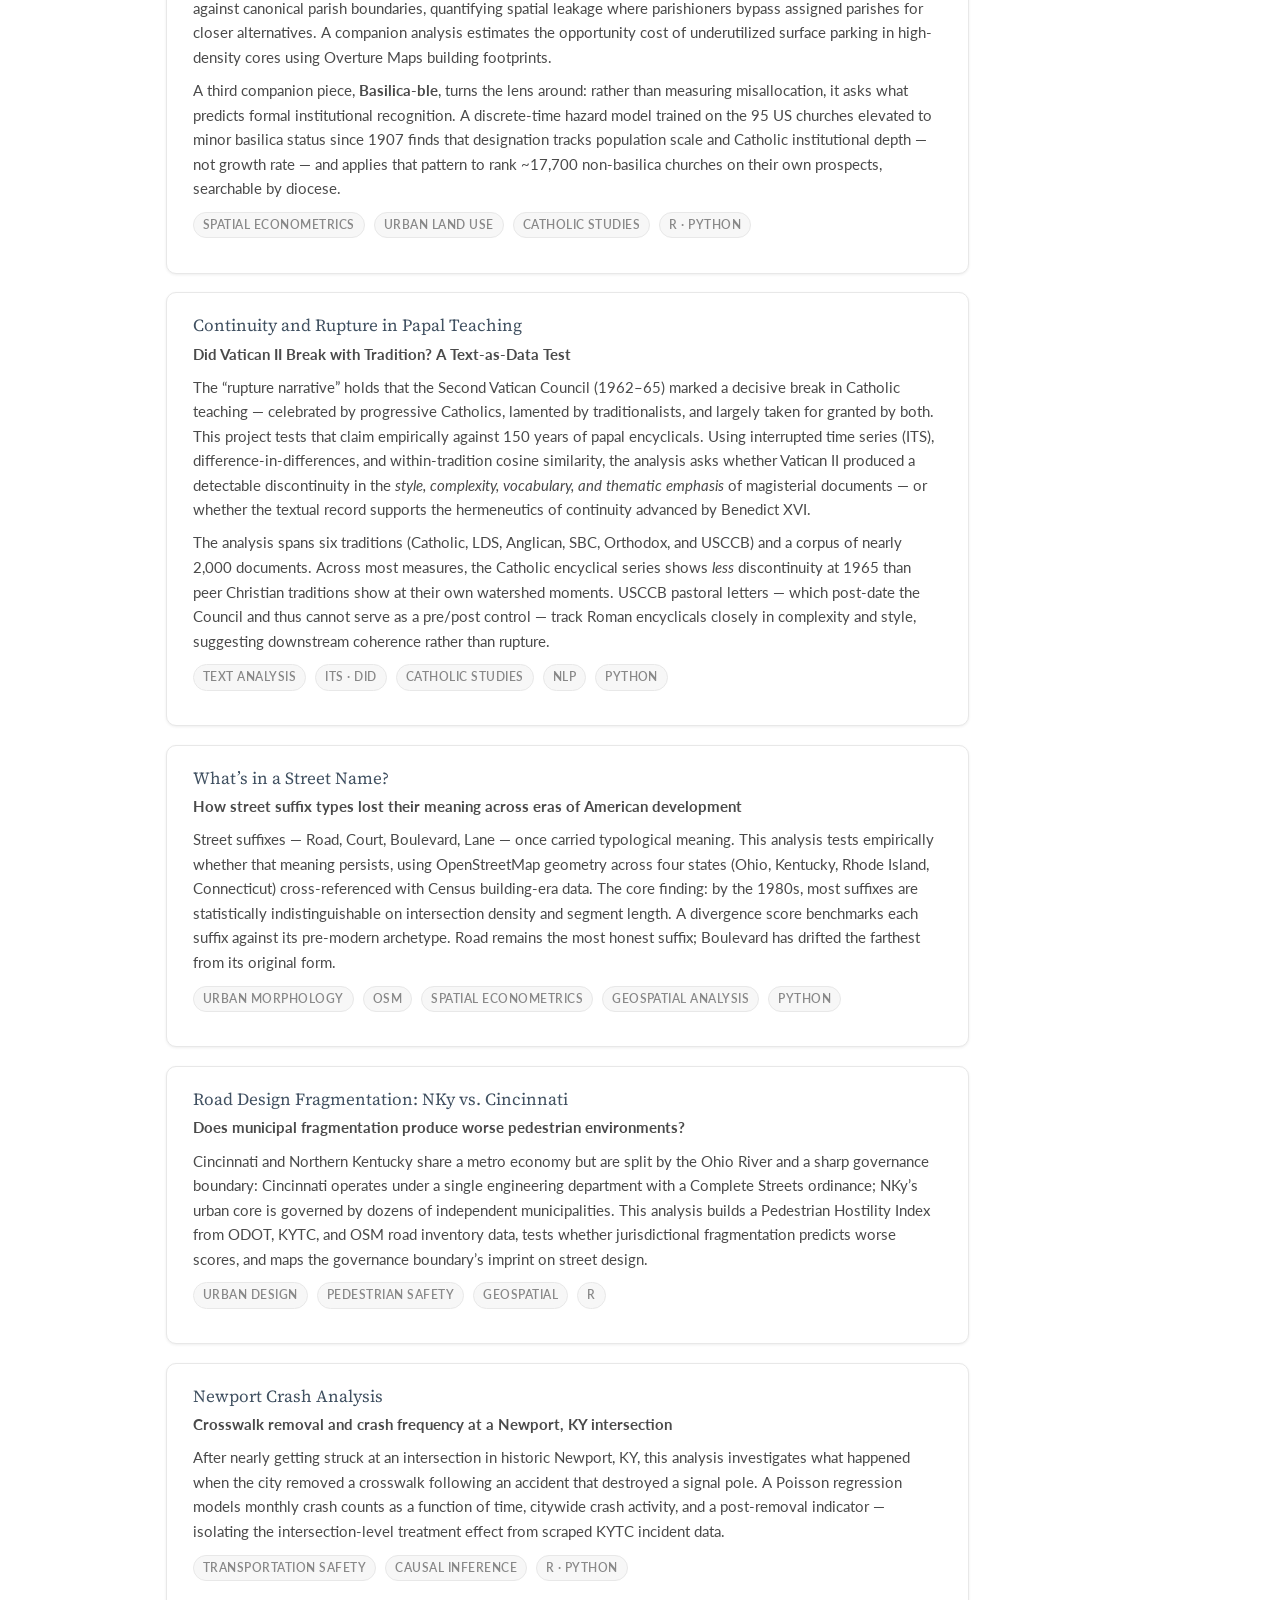
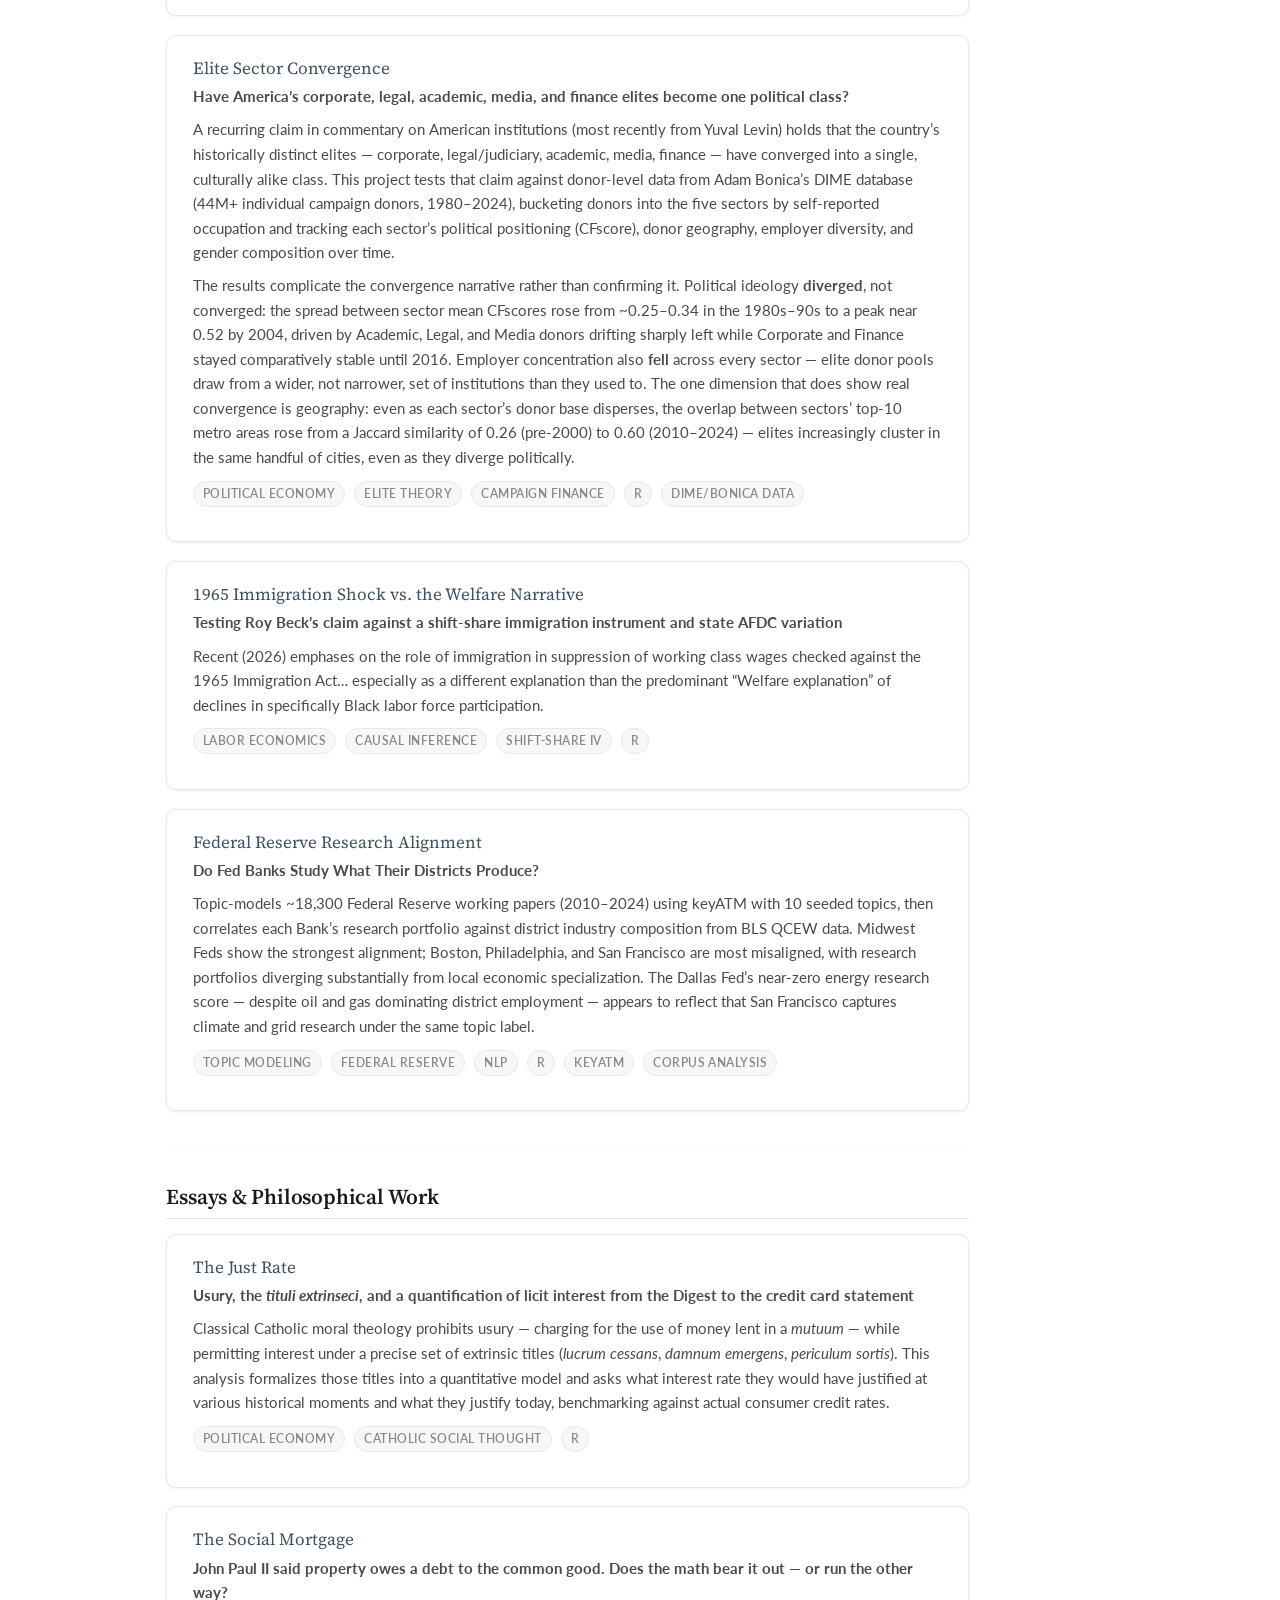
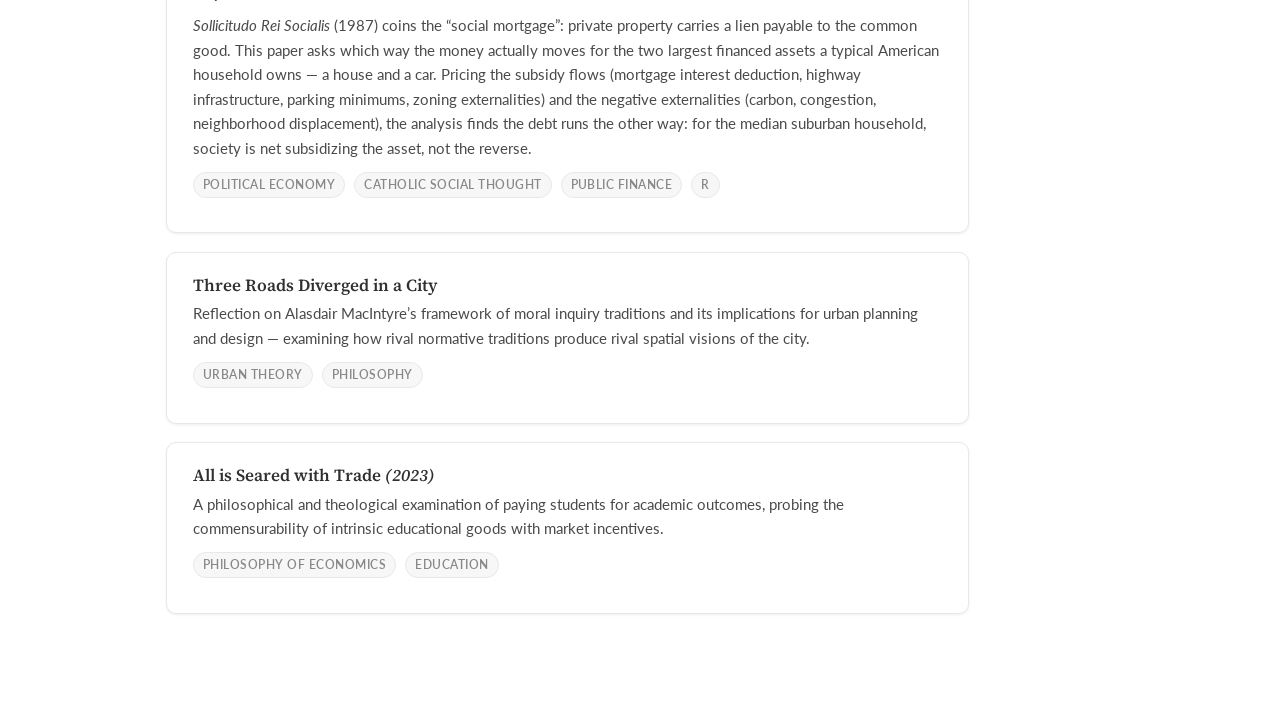
<file: docs/research.html>
<!DOCTYPE html>
<html xmlns="http://www.w3.org/1999/xhtml" lang="en" xml:lang="en"><head>

<meta charset="utf-8">
<meta name="generator" content="quarto-1.8.27">

<meta name="viewport" content="width=device-width, initial-scale=1.0, user-scalable=yes">


<title>Research – Benedict Leonardi</title>
<style>
code{white-space: pre-wrap;}
span.smallcaps{font-variant: small-caps;}
div.columns{display: flex; gap: min(4vw, 1.5em);}
div.column{flex: auto; overflow-x: auto;}
div.hanging-indent{margin-left: 1.5em; text-indent: -1.5em;}
ul.task-list{list-style: none;}
ul.task-list li input[type="checkbox"] {
  width: 0.8em;
  margin: 0 0.8em 0.2em -1em; /* quarto-specific, see https://github.com/quarto-dev/quarto-cli/issues/4556 */ 
  vertical-align: middle;
}
</style>


<script src="site_libs/quarto-nav/quarto-nav.js"></script>
<script src="site_libs/quarto-nav/headroom.min.js"></script>
<script src="site_libs/clipboard/clipboard.min.js"></script>
<script src="site_libs/quarto-search/autocomplete.umd.js"></script>
<script src="site_libs/quarto-search/fuse.min.js"></script>
<script src="site_libs/quarto-search/quarto-search.js"></script>
<meta name="quarto:offset" content="./">
<link href="./assets/favicon.ico" rel="icon">
<script src="site_libs/quarto-html/quarto.js" type="module"></script>
<script src="site_libs/quarto-html/tabsets/tabsets.js" type="module"></script>
<script src="site_libs/quarto-html/axe/axe-check.js" type="module"></script>
<script src="site_libs/quarto-html/popper.min.js"></script>
<script src="site_libs/quarto-html/tippy.umd.min.js"></script>
<script src="site_libs/quarto-html/anchor.min.js"></script>
<link href="site_libs/quarto-html/tippy.css" rel="stylesheet">
<link href="site_libs/quarto-html/quarto-syntax-highlighting-ed96de9b727972fe78a7b5d16c58bf87.css" rel="stylesheet" id="quarto-text-highlighting-styles">
<script src="site_libs/bootstrap/bootstrap.min.js"></script>
<link href="site_libs/bootstrap/bootstrap-icons.css" rel="stylesheet">
<link href="site_libs/bootstrap/bootstrap-f0f8ed26560135670959626701b066f3.min.css" rel="stylesheet" append-hash="true" id="quarto-bootstrap" data-mode="light">
<script id="quarto-search-options" type="application/json">{
  "location": "navbar",
  "copy-button": false,
  "collapse-after": 3,
  "panel-placement": "end",
  "type": "overlay",
  "limit": 50,
  "keyboard-shortcut": [
    "f",
    "/",
    "s"
  ],
  "show-item-context": false,
  "language": {
    "search-no-results-text": "No results",
    "search-matching-documents-text": "matching documents",
    "search-copy-link-title": "Copy link to search",
    "search-hide-matches-text": "Hide additional matches",
    "search-more-match-text": "more match in this document",
    "search-more-matches-text": "more matches in this document",
    "search-clear-button-title": "Clear",
    "search-text-placeholder": "",
    "search-detached-cancel-button-title": "Cancel",
    "search-submit-button-title": "Submit",
    "search-label": "Search"
  }
}</script>


</head>

<body class="nav-fixed quarto-light">

<div id="quarto-search-results"></div>
  <header id="quarto-header" class="headroom fixed-top">
    <nav class="navbar navbar-expand-lg " data-bs-theme="dark">
      <div class="navbar-container container-fluid">
      <div class="navbar-brand-container mx-auto">
    <a class="navbar-brand" href="./index.html">
    <span class="navbar-title">Benedict Leonardi</span>
    </a>
  </div>
            <div id="quarto-search" class="" title="Search"></div>
          <button class="navbar-toggler" type="button" data-bs-toggle="collapse" data-bs-target="#navbarCollapse" aria-controls="navbarCollapse" role="menu" aria-expanded="false" aria-label="Toggle navigation" onclick="if (window.quartoToggleHeadroom) { window.quartoToggleHeadroom(); }">
  <span class="navbar-toggler-icon"></span>
</button>
          <div class="collapse navbar-collapse" id="navbarCollapse">
            <ul class="navbar-nav navbar-nav-scroll me-auto">
  <li class="nav-item">
    <a class="nav-link" href="./index.html"> 
<span class="menu-text">About</span></a>
  </li>  
  <li class="nav-item">
    <a class="nav-link active" href="./research.html" aria-current="page"> 
<span class="menu-text">Research</span></a>
  </li>  
  <li class="nav-item">
    <a class="nav-link" href="./projects.html"> 
<span class="menu-text">Projects</span></a>
  </li>  
  <li class="nav-item">
    <a class="nav-link" href="./cv.html"> 
<span class="menu-text">CV</span></a>
  </li>  
</ul>
            <ul class="navbar-nav navbar-nav-scroll ms-auto">
  <li class="nav-item compact">
    <a class="nav-link" href="https://github.com/bleonardi"> <i class="bi bi-github" role="img" aria-label="GitHub">
</i> 
<span class="menu-text"></span></a>
  </li>  
  <li class="nav-item compact">
    <a class="nav-link" href="https://www.linkedin.com/in/benedict-leonardi/"> <i class="bi bi-linkedin" role="img" aria-label="LinkedIn">
</i> 
<span class="menu-text"></span></a>
  </li>  
  <li class="nav-item compact">
    <a class="nav-link" href="mailto:leo.ben93@gmail.com"> <i class="bi bi-envelope" role="img" aria-label="Email">
</i> 
<span class="menu-text"></span></a>
  </li>  
</ul>
          </div> <!-- /navcollapse -->
            <div class="quarto-navbar-tools">
</div>
      </div> <!-- /container-fluid -->
    </nav>
</header>
<!-- content -->
<div id="quarto-content" class="quarto-container page-columns page-rows-contents page-layout-article page-navbar">
<!-- sidebar -->
<!-- margin-sidebar -->
    <div id="quarto-margin-sidebar" class="sidebar margin-sidebar">
        <nav id="TOC" role="doc-toc" class="toc-active">
    <h2 id="toc-title">On this page</h2>
   
  <ul class="collapse">
  <li><a href="#research-projects" id="toc-research-projects" class="nav-link active" data-scroll-target="#research-projects">Research Projects</a></li>
  <li><a href="#essays-philosophical-work" id="toc-essays-philosophical-work" class="nav-link" data-scroll-target="#essays-philosophical-work">Essays &amp; Philosophical Work</a></li>
  </ul>
</nav>
    </div>
<!-- main -->
<main class="content" id="quarto-document-content">

<header id="title-block-header" class="quarto-title-block default">
<div class="quarto-title">
<h1 class="title">Research</h1>
</div>



<div class="quarto-title-meta">

    
  
    
  </div>
  


</header>


<p>My research is fairly disparate in content but attempts to utilize the techniques favored by quantitative social science, especially economics, to answer questions that the technocractic approach tends to elide (or… just disregard as worth answering in the first place).</p>
<p>For example, much of my work tends to center on the friction between supposedly rationalistic, ‘science-driven’ institutions and structures shape how/what we see, measure. For instance, some work touches on:</p>
<p><strong>Spatial and institutional mismatch</strong> is the most developed strand. Official city population figures, metropolitan governance structures, and federal spending formulas all inherit 20th-century boundary logics that diverge sharply from where urban density actually sits today. <a href="#the-sprawl-paradox">The Sprawl Paradox</a> introduces a corrected density measure; <a href="#transit-fragmentation">Transit Fragmentation</a> and <a href="#transportation-roi-oki-region">Transportation ROI</a> trace the fiscal and mobility costs; <a href="#federal-reserve-research-alignment">Federal Reserve alignment</a> asks whether research institutions reproduce the same blind spots.</p>
<p><strong>Institutional persistence</strong> connects the spatial work to a broader question about why organizations hold inherited structures even when those structures misallocate resources. The <a href="#canonical-rigidity-us-catholic-parishes">Catholic parishes</a> analysis applies this lens to canonical boundary law, and a companion piece asks the inverse question — rather than where institutions misallocate, what predicts which ones get formally <em>recognized</em>: a hazard model of the 95 US churches elevated to minor basilica status since 1907, applied to rank today’s parishes on their own prospects. The <a href="#continuity-and-rupture-in-papal-teaching">papal continuity</a> project extends the broader lens to the documentary record of magisterial teaching — testing whether Vatican II represents the radical rupture its critics and champions both claim.</p>
<p><strong>Language as evidence</strong> runs through several projects. If institutions encode their commitments in text, then shifts in vocabulary, readability, and rhetorical structure are not merely stylistic — they are data. The <a href="#whats-in-a-street-name">street names</a> project reads urban morphology through suffix drift; the papal project uses ITS and diff-in-diff on a 150-year corpus. The earlier HathiTrust NLP work is the methodological precursor to both.</p>
<p><em>Read by subject rather than by method: the <a href="#canonical-rigidity-us-catholic-parishes">Catholic parishes/basilica</a> work, the <a href="#continuity-and-rupture-in-papal-teaching">papal continuity</a> project, and the <a href="#the-just-rate">Catholic social thought essays</a> below form a standalone thread in Catholic institutional studies, distinct from the urban-economics throughline above.</em></p>
<p>The essays and philosophical pieces collected below make the normative commitments more explicit — they are the part of the work I cannot, and do not want to, hide behind the standard errors.</p>
<hr>
<section id="research-projects" class="level2">
<h2 class="anchored" data-anchor-id="research-projects">Research Projects</h2>
<section id="mimetic-contagion-and-collective-violence" class="level3 project-card">
<h3 class="anchored" data-anchor-id="mimetic-contagion-and-collective-violence"><a href="https://bleonardi.github.io/mimetic-lynching/">Mimetic Contagion and Collective Violence</a></h3>
<p><strong>Spatial evidence from lynching in the US Cotton Belt, 1884–1936</strong></p>
<p>René Girard’s theory of mimetic contagion holds that collective violence spreads through social imitation — communities copy neighboring communities’ scapegoating, not just their grievances. This project provides the first systematic quantitative test of that claim, using a county-year panel of 2,614 Black lynching victims in the Cotton Belt (Tolnay-Beck + Seguin-Rigby combined). A spatial lag model with two-way fixed effects finds ρ = +0.054 (p &lt; 0.001) under geographic adjacency — a near-doubling of lynching probability when neighboring counties lynched in the prior year. The core contribution is methodological: replacing the geographic weight matrix with three alternatives (railroad network, newspaper co-circulation, denominational similarity) to ask which transmission channel actually carried the contagion. <strong>Newspaper co-coverage produces the largest ρ (+0.101, p &lt; 0.001)</strong>, 88% above the geographic estimate; railroad (ρ=+0.041, p=0.041) and denomination (ρ=+0.041, p=0.019) channels also show significant effects. Mimesis traveled most powerfully through information networks — validating and extending Testa &amp; Williams (QJE 2026) from elite signaling to horizontal crowd-to-crowd imitation.</p>
<div class="tags">
<p><span class="tag">Spatial Econometrics</span> <span class="tag">Historical Political Economy</span> <span class="tag">Girardian Theory</span> <span class="tag">Python</span></p>
</div>
</section>
<section id="the-sprawl-paradox" class="level3 project-card">
<h3 class="anchored" data-anchor-id="the-sprawl-paradox"><a href="https://bleonardi.github.io/True_Urban_Ranking_Project/">The Sprawl Paradox</a></h3>
<p><strong>Redefining American Urbanity Through Density</strong></p>
<p>US city population rankings are distorted by arbitrary political consolidations — Indianapolis, Columbus, and Louisville absorbed their suburbs wholesale; Boston and San Francisco could not. The result rewards administrative reach over actual density. This project introduces the <strong>True Urban Core (TUC)</strong>: contiguous population in Census tracts exceeding 10,000 persons per square mile, the threshold associated with transit viability and walkable commercial corridors. When applied consistently, cities like Phoenix and Indianapolis drop sharply while Boston, SF, and DC emerge as the nation’s true urban heavyweights. A companion analysis extends the framework to the OKI region’s fiscal geography, showing that urban tracts generate roughly 17× more property tax revenue per acre than sprawl tracts while receiving less federal transportation investment per acre.</p>
<div class="tags">
<p><span class="tag">Urban Economics</span> <span class="tag">Geospatial Analysis</span> <span class="tag">Census</span> <span class="tag">R</span> <span class="tag">Spatial Econometrics</span> <span class="tag">Causal Inference</span></p>
</div>
</section>
<section id="transit-fragmentation" class="level3 project-card">
<h3 class="anchored" data-anchor-id="transit-fragmentation"><a href="https://bleonardi.github.io/Transit_Fragmentation_Research/">Transit Fragmentation</a></h3>
<p><strong>Quantifying Governance Friction in US Metropolitan Transit</strong></p>
<p>In many US metro areas, transit service is divided among multiple independent authorities following legacy municipal boundaries rather than modern commuting patterns. This project introduces the <strong>Transit Fragmentation Index (TFI)</strong> — the inverse of a ridership-weighted HHI across agencies within each urbanized area — to quantify this institutional friction. Using 2023 National Transit Database data across 480+ urbanized areas, the analysis finds that fragmented regions suffer a persistent ridership penalty relative to consolidated systems of comparable size, even controlling for density, income, and built environment. In regions like Northern Kentucky and suburban Detroit, fragmentation accounts for a 55–79% loss in transit market share compared to demographically matched neighborhoods served by unified agencies.</p>
<div class="tags">
<p><span class="tag">Urban Economics</span> <span class="tag">Transportation</span> <span class="tag">Institutional Analysis</span> <span class="tag">R · Python</span> <span class="tag">Panel Data</span> <span class="tag">HHI · Index Construction</span></p>
</div>
</section>
<section id="transportation-roi-oki-region" class="level3 project-card">
<h3 class="anchored" data-anchor-id="transportation-roi-oki-region"><a href="https://bleonardi.github.io/Transportation_ROI_Analysis/">Transportation ROI: OKI Region</a></h3>
<p><strong>Fiscal Productivity vs.&nbsp;Infrastructure Investment Across Density Tiers</strong></p>
<p>This analysis is now integrated into the <a href="https://bleonardi.github.io/True_Urban_Ranking_Project/fiscal_roi.html">Sprawl Paradox</a> project as a case study in the fiscal consequences of boundary distortion. The standalone site remains as an archive.</p>
<div class="tags">
<p><span class="tag">Public Finance</span> <span class="tag">Transportation</span> <span class="tag">Geospatial</span> <span class="tag">R · Python</span></p>
</div>
</section>
<section id="floodwalls-metro-capture-and-the-river-towns" class="level3 project-card">
<h3 class="anchored" data-anchor-id="floodwalls-metro-capture-and-the-river-towns"><a href="https://bleonardi.github.io/Bypassed_Towns_Analysis/">Floodwalls, Metro Capture, and the River Towns</a></h3>
<p><strong>How a question about urban renewal became a question about concrete</strong></p>
<p>Did Army Corps floodwalls and metro capture of urban renewal funds explain different outcomes amongst towns (esp.&nbsp;along the Ohio River)? Inspired by a trip to Madison, IN’s lovely preserved urban character (as a contrast to, say, larger river towns near metro Cincinnati). Not a lot of generalizability found in this.</p>
<div class="tags">
<p><span class="tag">Urban Economics</span> <span class="tag">Event Study</span> <span class="tag">Causal Inference</span> <span class="tag">R</span></p>
</div>
</section>
<section id="brent-spence-bridge-home-price-event-study" class="level3 project-card">
<h3 class="anchored" data-anchor-id="brent-spence-bridge-home-price-event-study"><a href="https://bleonardi.github.io/BSB_Impact_Analysis/">Brent Spence Bridge: Home Price Event Study</a></h3>
<p>An event study tracking residential home price responses to major Brent Spence Bridge corridor milestones — federal grant announcement, contractor award, groundbreaking. Identifies a significant “landing zone” effect: ZIP codes within 1 mile of the I-75/BSB corridor outperformed the broader Cincinnati–Northern Kentucky market by roughly <strong>8.5 percentage points</strong> since the 2020 fire.</p>
<div class="tags">
<p><span class="tag">Real Estate Economics</span> <span class="tag">Event Study</span> <span class="tag">Time Series</span> <span class="tag">R</span></p>
</div>
</section>
<section id="canonical-rigidity-us-catholic-parishes" class="level3 project-card">
<h3 class="anchored" data-anchor-id="canonical-rigidity-us-catholic-parishes"><a href="https://bleonardi.github.io/US_Catholic_Churches/">Canonical Rigidity: US Catholic Parishes</a></h3>
<p><strong>Spatial Mismatch and Institutional Boundaries in the US Catholic Church</strong></p>
<p>A spatial econometric study of how 19th-century parish boundary structures misallocate sacramental services across modern urban demographics. Uses Voronoi tessellations to construct “natural market area” counterfactuals against canonical parish boundaries, quantifying spatial leakage where parishioners bypass assigned parishes for closer alternatives. A companion analysis estimates the opportunity cost of underutilized surface parking in high-density cores using Overture Maps building footprints.</p>
<p>A third companion piece, <strong>Basilica-ble</strong>, turns the lens around: rather than measuring misallocation, it asks what predicts formal institutional recognition. A discrete-time hazard model trained on the 95 US churches elevated to minor basilica status since 1907 finds that designation tracks population scale and Catholic institutional depth — not growth rate — and applies that pattern to rank ~17,700 non-basilica churches on their own prospects, searchable by diocese.</p>
<div class="tags">
<p><span class="tag">Spatial Econometrics</span> <span class="tag">Urban Land Use</span> <span class="tag">Catholic Studies</span> <span class="tag">R · Python</span></p>
</div>
</section>
<section id="continuity-and-rupture-in-papal-teaching" class="level3 project-card">
<h3 class="anchored" data-anchor-id="continuity-and-rupture-in-papal-teaching"><a href="https://bleonardi.github.io/papal-continuity-analysis/">Continuity and Rupture in Papal Teaching</a></h3>
<p><strong>Did Vatican II Break with Tradition? A Text-as-Data Test</strong></p>
<p>The “rupture narrative” holds that the Second Vatican Council (1962–65) marked a decisive break in Catholic teaching — celebrated by progressive Catholics, lamented by traditionalists, and largely taken for granted by both. This project tests that claim empirically against 150 years of papal encyclicals. Using interrupted time series (ITS), difference-in-differences, and within-tradition cosine similarity, the analysis asks whether Vatican II produced a detectable discontinuity in the <em>style, complexity, vocabulary, and thematic emphasis</em> of magisterial documents — or whether the textual record supports the hermeneutics of continuity advanced by Benedict XVI.</p>
<p>The analysis spans six traditions (Catholic, LDS, Anglican, SBC, Orthodox, and USCCB) and a corpus of nearly 2,000 documents. Across most measures, the Catholic encyclical series shows <em>less</em> discontinuity at 1965 than peer Christian traditions show at their own watershed moments. USCCB pastoral letters — which post-date the Council and thus cannot serve as a pre/post control — track Roman encyclicals closely in complexity and style, suggesting downstream coherence rather than rupture.</p>
<div class="tags">
<p><span class="tag">Text Analysis</span> <span class="tag">ITS · DiD</span> <span class="tag">Catholic Studies</span> <span class="tag">NLP</span> <span class="tag">Python</span></p>
</div>
</section>
<section id="whats-in-a-street-name" class="level3 project-card">
<h3 class="anchored" data-anchor-id="whats-in-a-street-name"><a href="https://bleonardi.github.io/Street_Type_Divergence/">What’s in a Street Name?</a></h3>
<p><strong>How street suffix types lost their meaning across eras of American development</strong></p>
<p>Street suffixes — Road, Court, Boulevard, Lane — once carried typological meaning. This analysis tests empirically whether that meaning persists, using OpenStreetMap geometry across four states (Ohio, Kentucky, Rhode Island, Connecticut) cross-referenced with Census building-era data. The core finding: by the 1980s, most suffixes are statistically indistinguishable on intersection density and segment length. A divergence score benchmarks each suffix against its pre-modern archetype. Road remains the most honest suffix; Boulevard has drifted the farthest from its original form.</p>
<div class="tags">
<p><span class="tag">Urban Morphology</span> <span class="tag">OSM</span> <span class="tag">Spatial Econometrics</span> <span class="tag">Geospatial Analysis</span> <span class="tag">Python</span></p>
</div>
</section>
<section id="road-design-fragmentation-nky-vs.-cincinnati" class="level3 project-card">
<h3 class="anchored" data-anchor-id="road-design-fragmentation-nky-vs.-cincinnati"><a href="https://bleonardi.github.io/Road_Fragmentation_NKy/">Road Design Fragmentation: NKy vs.&nbsp;Cincinnati</a></h3>
<p><strong>Does municipal fragmentation produce worse pedestrian environments?</strong></p>
<p>Cincinnati and Northern Kentucky share a metro economy but are split by the Ohio River and a sharp governance boundary: Cincinnati operates under a single engineering department with a Complete Streets ordinance; NKy’s urban core is governed by dozens of independent municipalities. This analysis builds a Pedestrian Hostility Index from ODOT, KYTC, and OSM road inventory data, tests whether jurisdictional fragmentation predicts worse scores, and maps the governance boundary’s imprint on street design.</p>
<div class="tags">
<p><span class="tag">Urban Design</span> <span class="tag">Pedestrian Safety</span> <span class="tag">Geospatial</span> <span class="tag">R</span></p>
</div>
</section>
<section id="newport-crash-analysis" class="level3 project-card">
<h3 class="anchored" data-anchor-id="newport-crash-analysis"><a href="https://bleonardi.github.io/Newport_Crashes/">Newport Crash Analysis</a></h3>
<p><strong>Crosswalk removal and crash frequency at a Newport, KY intersection</strong></p>
<p>After nearly getting struck at an intersection in historic Newport, KY, this analysis investigates what happened when the city removed a crosswalk following an accident that destroyed a signal pole. A Poisson regression models monthly crash counts as a function of time, citywide crash activity, and a post-removal indicator — isolating the intersection-level treatment effect from scraped KYTC incident data.</p>
<div class="tags">
<p><span class="tag">Transportation Safety</span> <span class="tag">Causal Inference</span> <span class="tag">R · Python</span></p>
</div>
</section>
<section id="elite-sector-convergence" class="level3 project-card">
<h3 class="anchored" data-anchor-id="elite-sector-convergence"><a href="https://bleonardi.github.io/Elite_Convergence_Analysis/">Elite Sector Convergence</a></h3>
<p><strong>Have America’s corporate, legal, academic, media, and finance elites become one political class?</strong></p>
<p>A recurring claim in commentary on American institutions (most recently from Yuval Levin) holds that the country’s historically distinct elites — corporate, legal/judiciary, academic, media, finance — have converged into a single, culturally alike class. This project tests that claim against donor-level data from Adam Bonica’s DIME database (44M+ individual campaign donors, 1980–2024), bucketing donors into the five sectors by self-reported occupation and tracking each sector’s political positioning (CFscore), donor geography, employer diversity, and gender composition over time.</p>
<p>The results complicate the convergence narrative rather than confirming it. Political ideology <strong>diverged</strong>, not converged: the spread between sector mean CFscores rose from ~0.25–0.34 in the 1980s–90s to a peak near 0.52 by 2004, driven by Academic, Legal, and Media donors drifting sharply left while Corporate and Finance stayed comparatively stable until 2016. Employer concentration also <strong>fell</strong> across every sector — elite donor pools draw from a wider, not narrower, set of institutions than they used to. The one dimension that does show real convergence is geography: even as each sector’s donor base disperses, the overlap between sectors’ top-10 metro areas rose from a Jaccard similarity of 0.26 (pre-2000) to 0.60 (2010–2024) — elites increasingly cluster in the same handful of cities, even as they diverge politically.</p>
<div class="tags">
<p><span class="tag">Political Economy</span> <span class="tag">Elite Theory</span> <span class="tag">Campaign Finance</span> <span class="tag">R</span> <span class="tag">DIME/Bonica Data</span></p>
</div>
</section>
<section id="immigration-shock-vs.-the-welfare-narrative" class="level3 project-card">
<h3 class="anchored" data-anchor-id="immigration-shock-vs.-the-welfare-narrative"><a href="https://github.com/bleonardi/1965_Immigration_Black_Labor_Shock">1965 Immigration Shock vs.&nbsp;the Welfare Narrative</a></h3>
<p><strong>Testing Roy Beck’s claim against a shift-share immigration instrument and state AFDC variation</strong></p>
<p>Recent (2026) emphases on the role of immigration in suppression of working class wages checked against the 1965 Immigration Act… especially as a different explanation than the predominant “Welfare explanation” of declines in specifically Black labor force participation.</p>
<div class="tags">
<p><span class="tag">Labor Economics</span> <span class="tag">Causal Inference</span> <span class="tag">Shift-Share IV</span> <span class="tag">R</span></p>
</div>
</section>
<section id="federal-reserve-research-alignment" class="level3 project-card">
<h3 class="anchored" data-anchor-id="federal-reserve-research-alignment"><a href="https://bleonardi.github.io/Fed_Research_Districts/">Federal Reserve Research Alignment</a></h3>
<p><strong>Do Fed Banks Study What Their Districts Produce?</strong></p>
<p>Topic-models ~18,300 Federal Reserve working papers (2010–2024) using keyATM with 10 seeded topics, then correlates each Bank’s research portfolio against district industry composition from BLS QCEW data. Midwest Feds show the strongest alignment; Boston, Philadelphia, and San Francisco are most misaligned, with research portfolios diverging substantially from local economic specialization. The Dallas Fed’s near-zero energy research score — despite oil and gas dominating district employment — appears to reflect that San Francisco captures climate and grid research under the same topic label.</p>
<div class="tags">
<p><span class="tag">Topic Modeling</span> <span class="tag">Federal Reserve</span> <span class="tag">NLP</span> <span class="tag">R</span> <span class="tag">keyATM</span> <span class="tag">Corpus Analysis</span></p>
</div>
</section>
<hr>
</section>
<section id="essays-philosophical-work" class="level2">
<h2 class="anchored" data-anchor-id="essays-philosophical-work">Essays &amp; Philosophical Work</h2>
<section id="the-just-rate" class="level3 project-card">
<h3 class="anchored" data-anchor-id="the-just-rate"><a href="https://bleonardi.github.io/Just_Interest_Analysis/">The Just Rate</a></h3>
<p><strong>Usury, the <em>tituli extrinseci</em>, and a quantification of licit interest from the Digest to the credit card statement</strong></p>
<p>Classical Catholic moral theology prohibits usury — charging for the use of money lent in a <em>mutuum</em> — while permitting interest under a precise set of extrinsic titles (<em>lucrum cessans</em>, <em>damnum emergens</em>, <em>periculum sortis</em>). This analysis formalizes those titles into a quantitative model and asks what interest rate they would have justified at various historical moments and what they justify today, benchmarking against actual consumer credit rates.</p>
<div class="tags">
<p><span class="tag">Political Economy</span> <span class="tag">Catholic Social Thought</span> <span class="tag">R</span></p>
</div>
</section>
<section id="the-social-mortgage" class="level3 project-card">
<h3 class="anchored" data-anchor-id="the-social-mortgage"><a href="https://bleonardi.github.io/Social_Mortgage_Analysis/">The Social Mortgage</a></h3>
<p><strong>John Paul II said property owes a debt to the common good. Does the math bear it out — or run the other way?</strong></p>
<p><em>Sollicitudo Rei Socialis</em> (1987) coins the “social mortgage”: private property carries a lien payable to the common good. This paper asks which way the money actually moves for the two largest financed assets a typical American household owns — a house and a car. Pricing the subsidy flows (mortgage interest deduction, highway infrastructure, parking minimums, zoning externalities) and the negative externalities (carbon, congestion, neighborhood displacement), the analysis finds the debt runs the other way: for the median suburban household, society is net subsidizing the asset, not the reverse.</p>
<div class="tags">
<p><span class="tag">Political Economy</span> <span class="tag">Catholic Social Thought</span> <span class="tag">Public Finance</span> <span class="tag">R</span></p>
</div>
</section>
<section id="three-roads-diverged-in-a-city" class="level3 project-card">
<h3 class="anchored" data-anchor-id="three-roads-diverged-in-a-city">Three Roads Diverged in a City</h3>
<p>Reflection on Alasdair MacIntyre’s framework of moral inquiry traditions and its implications for urban planning and design — examining how rival normative traditions produce rival spatial visions of the city.</p>
<div class="tags">
<p><span class="tag">Urban Theory</span> <span class="tag">Philosophy</span></p>
</div>
</section>
<section id="all-is-seared-with-trade-2023" class="level3 project-card">
<h3 class="anchored" data-anchor-id="all-is-seared-with-trade-2023">All is Seared with Trade <em>(2023)</em></h3>
<p>A philosophical and theological examination of paying students for academic outcomes, probing the commensurability of intrinsic educational goods with market incentives.</p>
<div class="tags">
<p><span class="tag">Philosophy of Economics</span> <span class="tag">Education</span></p>
</div>
</section>


</section>

</main> <!-- /main -->
<script id="quarto-html-after-body" type="application/javascript">
  window.document.addEventListener("DOMContentLoaded", function (event) {
    const icon = "";
    const anchorJS = new window.AnchorJS();
    anchorJS.options = {
      placement: 'right',
      icon: icon
    };
    anchorJS.add('.anchored');
    const isCodeAnnotation = (el) => {
      for (const clz of el.classList) {
        if (clz.startsWith('code-annotation-')) {                     
          return true;
        }
      }
      return false;
    }
    const onCopySuccess = function(e) {
      // button target
      const button = e.trigger;
      // don't keep focus
      button.blur();
      // flash "checked"
      button.classList.add('code-copy-button-checked');
      var currentTitle = button.getAttribute("title");
      button.setAttribute("title", "Copied!");
      let tooltip;
      if (window.bootstrap) {
        button.setAttribute("data-bs-toggle", "tooltip");
        button.setAttribute("data-bs-placement", "left");
        button.setAttribute("data-bs-title", "Copied!");
        tooltip = new bootstrap.Tooltip(button, 
          { trigger: "manual", 
            customClass: "code-copy-button-tooltip",
            offset: [0, -8]});
        tooltip.show();    
      }
      setTimeout(function() {
        if (tooltip) {
          tooltip.hide();
          button.removeAttribute("data-bs-title");
          button.removeAttribute("data-bs-toggle");
          button.removeAttribute("data-bs-placement");
        }
        button.setAttribute("title", currentTitle);
        button.classList.remove('code-copy-button-checked');
      }, 1000);
      // clear code selection
      e.clearSelection();
    }
    const getTextToCopy = function(trigger) {
      const outerScaffold = trigger.parentElement.cloneNode(true);
      const codeEl = outerScaffold.querySelector('code');
      for (const childEl of codeEl.children) {
        if (isCodeAnnotation(childEl)) {
          childEl.remove();
        }
      }
      return codeEl.innerText;
    }
    const clipboard = new window.ClipboardJS('.code-copy-button:not([data-in-quarto-modal])', {
      text: getTextToCopy
    });
    clipboard.on('success', onCopySuccess);
    if (window.document.getElementById('quarto-embedded-source-code-modal')) {
      const clipboardModal = new window.ClipboardJS('.code-copy-button[data-in-quarto-modal]', {
        text: getTextToCopy,
        container: window.document.getElementById('quarto-embedded-source-code-modal')
      });
      clipboardModal.on('success', onCopySuccess);
    }
      var localhostRegex = new RegExp(/^(?:http|https):\/\/localhost\:?[0-9]*\//);
      var mailtoRegex = new RegExp(/^mailto:/);
        var filterRegex = new RegExp('/' + window.location.host + '/');
      var isInternal = (href) => {
          return filterRegex.test(href) || localhostRegex.test(href) || mailtoRegex.test(href);
      }
      // Inspect non-navigation links and adorn them if external
     var links = window.document.querySelectorAll('a[href]:not(.nav-link):not(.navbar-brand):not(.toc-action):not(.sidebar-link):not(.sidebar-item-toggle):not(.pagination-link):not(.no-external):not([aria-hidden]):not(.dropdown-item):not(.quarto-navigation-tool):not(.about-link)');
      for (var i=0; i<links.length; i++) {
        const link = links[i];
        if (!isInternal(link.href)) {
          // undo the damage that might have been done by quarto-nav.js in the case of
          // links that we want to consider external
          if (link.dataset.originalHref !== undefined) {
            link.href = link.dataset.originalHref;
          }
            // target, if specified
            link.setAttribute("target", "_blank");
            if (link.getAttribute("rel") === null) {
              link.setAttribute("rel", "noopener");
            }
        }
      }
    function tippyHover(el, contentFn, onTriggerFn, onUntriggerFn) {
      const config = {
        allowHTML: true,
        maxWidth: 500,
        delay: 100,
        arrow: false,
        appendTo: function(el) {
            return el.parentElement;
        },
        interactive: true,
        interactiveBorder: 10,
        theme: 'quarto',
        placement: 'bottom-start',
      };
      if (contentFn) {
        config.content = contentFn;
      }
      if (onTriggerFn) {
        config.onTrigger = onTriggerFn;
      }
      if (onUntriggerFn) {
        config.onUntrigger = onUntriggerFn;
      }
      window.tippy(el, config); 
    }
    const noterefs = window.document.querySelectorAll('a[role="doc-noteref"]');
    for (var i=0; i<noterefs.length; i++) {
      const ref = noterefs[i];
      tippyHover(ref, function() {
        // use id or data attribute instead here
        let href = ref.getAttribute('data-footnote-href') || ref.getAttribute('href');
        try { href = new URL(href).hash; } catch {}
        const id = href.replace(/^#\/?/, "");
        const note = window.document.getElementById(id);
        if (note) {
          return note.innerHTML;
        } else {
          return "";
        }
      });
    }
    const xrefs = window.document.querySelectorAll('a.quarto-xref');
    const processXRef = (id, note) => {
      // Strip column container classes
      const stripColumnClz = (el) => {
        el.classList.remove("page-full", "page-columns");
        if (el.children) {
          for (const child of el.children) {
            stripColumnClz(child);
          }
        }
      }
      stripColumnClz(note)
      if (id === null || id.startsWith('sec-')) {
        // Special case sections, only their first couple elements
        const container = document.createElement("div");
        if (note.children && note.children.length > 2) {
          container.appendChild(note.children[0].cloneNode(true));
          for (let i = 1; i < note.children.length; i++) {
            const child = note.children[i];
            if (child.tagName === "P" && child.innerText === "") {
              continue;
            } else {
              container.appendChild(child.cloneNode(true));
              break;
            }
          }
          if (window.Quarto?.typesetMath) {
            window.Quarto.typesetMath(container);
          }
          return container.innerHTML
        } else {
          if (window.Quarto?.typesetMath) {
            window.Quarto.typesetMath(note);
          }
          return note.innerHTML;
        }
      } else {
        // Remove any anchor links if they are present
        const anchorLink = note.querySelector('a.anchorjs-link');
        if (anchorLink) {
          anchorLink.remove();
        }
        if (window.Quarto?.typesetMath) {
          window.Quarto.typesetMath(note);
        }
        if (note.classList.contains("callout")) {
          return note.outerHTML;
        } else {
          return note.innerHTML;
        }
      }
    }
    for (var i=0; i<xrefs.length; i++) {
      const xref = xrefs[i];
      tippyHover(xref, undefined, function(instance) {
        instance.disable();
        let url = xref.getAttribute('href');
        let hash = undefined; 
        if (url.startsWith('#')) {
          hash = url;
        } else {
          try { hash = new URL(url).hash; } catch {}
        }
        if (hash) {
          const id = hash.replace(/^#\/?/, "");
          const note = window.document.getElementById(id);
          if (note !== null) {
            try {
              const html = processXRef(id, note.cloneNode(true));
              instance.setContent(html);
            } finally {
              instance.enable();
              instance.show();
            }
          } else {
            // See if we can fetch this
            fetch(url.split('#')[0])
            .then(res => res.text())
            .then(html => {
              const parser = new DOMParser();
              const htmlDoc = parser.parseFromString(html, "text/html");
              const note = htmlDoc.getElementById(id);
              if (note !== null) {
                const html = processXRef(id, note);
                instance.setContent(html);
              } 
            }).finally(() => {
              instance.enable();
              instance.show();
            });
          }
        } else {
          // See if we can fetch a full url (with no hash to target)
          // This is a special case and we should probably do some content thinning / targeting
          fetch(url)
          .then(res => res.text())
          .then(html => {
            const parser = new DOMParser();
            const htmlDoc = parser.parseFromString(html, "text/html");
            const note = htmlDoc.querySelector('main.content');
            if (note !== null) {
              // This should only happen for chapter cross references
              // (since there is no id in the URL)
              // remove the first header
              if (note.children.length > 0 && note.children[0].tagName === "HEADER") {
                note.children[0].remove();
              }
              const html = processXRef(null, note);
              instance.setContent(html);
            } 
          }).finally(() => {
            instance.enable();
            instance.show();
          });
        }
      }, function(instance) {
      });
    }
        let selectedAnnoteEl;
        const selectorForAnnotation = ( cell, annotation) => {
          let cellAttr = 'data-code-cell="' + cell + '"';
          let lineAttr = 'data-code-annotation="' +  annotation + '"';
          const selector = 'span[' + cellAttr + '][' + lineAttr + ']';
          return selector;
        }
        const selectCodeLines = (annoteEl) => {
          const doc = window.document;
          const targetCell = annoteEl.getAttribute("data-target-cell");
          const targetAnnotation = annoteEl.getAttribute("data-target-annotation");
          const annoteSpan = window.document.querySelector(selectorForAnnotation(targetCell, targetAnnotation));
          const lines = annoteSpan.getAttribute("data-code-lines").split(",");
          const lineIds = lines.map((line) => {
            return targetCell + "-" + line;
          })
          let top = null;
          let height = null;
          let parent = null;
          if (lineIds.length > 0) {
              //compute the position of the single el (top and bottom and make a div)
              const el = window.document.getElementById(lineIds[0]);
              top = el.offsetTop;
              height = el.offsetHeight;
              parent = el.parentElement.parentElement;
            if (lineIds.length > 1) {
              const lastEl = window.document.getElementById(lineIds[lineIds.length - 1]);
              const bottom = lastEl.offsetTop + lastEl.offsetHeight;
              height = bottom - top;
            }
            if (top !== null && height !== null && parent !== null) {
              // cook up a div (if necessary) and position it 
              let div = window.document.getElementById("code-annotation-line-highlight");
              if (div === null) {
                div = window.document.createElement("div");
                div.setAttribute("id", "code-annotation-line-highlight");
                div.style.position = 'absolute';
                parent.appendChild(div);
              }
              div.style.top = top - 2 + "px";
              div.style.height = height + 4 + "px";
              div.style.left = 0;
              let gutterDiv = window.document.getElementById("code-annotation-line-highlight-gutter");
              if (gutterDiv === null) {
                gutterDiv = window.document.createElement("div");
                gutterDiv.setAttribute("id", "code-annotation-line-highlight-gutter");
                gutterDiv.style.position = 'absolute';
                const codeCell = window.document.getElementById(targetCell);
                const gutter = codeCell.querySelector('.code-annotation-gutter');
                gutter.appendChild(gutterDiv);
              }
              gutterDiv.style.top = top - 2 + "px";
              gutterDiv.style.height = height + 4 + "px";
            }
            selectedAnnoteEl = annoteEl;
          }
        };
        const unselectCodeLines = () => {
          const elementsIds = ["code-annotation-line-highlight", "code-annotation-line-highlight-gutter"];
          elementsIds.forEach((elId) => {
            const div = window.document.getElementById(elId);
            if (div) {
              div.remove();
            }
          });
          selectedAnnoteEl = undefined;
        };
          // Handle positioning of the toggle
      window.addEventListener(
        "resize",
        throttle(() => {
          elRect = undefined;
          if (selectedAnnoteEl) {
            selectCodeLines(selectedAnnoteEl);
          }
        }, 10)
      );
      function throttle(fn, ms) {
      let throttle = false;
      let timer;
        return (...args) => {
          if(!throttle) { // first call gets through
              fn.apply(this, args);
              throttle = true;
          } else { // all the others get throttled
              if(timer) clearTimeout(timer); // cancel #2
              timer = setTimeout(() => {
                fn.apply(this, args);
                timer = throttle = false;
              }, ms);
          }
        };
      }
        // Attach click handler to the DT
        const annoteDls = window.document.querySelectorAll('dt[data-target-cell]');
        for (const annoteDlNode of annoteDls) {
          annoteDlNode.addEventListener('click', (event) => {
            const clickedEl = event.target;
            if (clickedEl !== selectedAnnoteEl) {
              unselectCodeLines();
              const activeEl = window.document.querySelector('dt[data-target-cell].code-annotation-active');
              if (activeEl) {
                activeEl.classList.remove('code-annotation-active');
              }
              selectCodeLines(clickedEl);
              clickedEl.classList.add('code-annotation-active');
            } else {
              // Unselect the line
              unselectCodeLines();
              clickedEl.classList.remove('code-annotation-active');
            }
          });
        }
    const findCites = (el) => {
      const parentEl = el.parentElement;
      if (parentEl) {
        const cites = parentEl.dataset.cites;
        if (cites) {
          return {
            el,
            cites: cites.split(' ')
          };
        } else {
          return findCites(el.parentElement)
        }
      } else {
        return undefined;
      }
    };
    var bibliorefs = window.document.querySelectorAll('a[role="doc-biblioref"]');
    for (var i=0; i<bibliorefs.length; i++) {
      const ref = bibliorefs[i];
      const citeInfo = findCites(ref);
      if (citeInfo) {
        tippyHover(citeInfo.el, function() {
          var popup = window.document.createElement('div');
          citeInfo.cites.forEach(function(cite) {
            var citeDiv = window.document.createElement('div');
            citeDiv.classList.add('hanging-indent');
            citeDiv.classList.add('csl-entry');
            var biblioDiv = window.document.getElementById('ref-' + cite);
            if (biblioDiv) {
              citeDiv.innerHTML = biblioDiv.innerHTML;
            }
            popup.appendChild(citeDiv);
          });
          return popup.innerHTML;
        });
      }
    }
  });
  </script>
</div> <!-- /content -->




</body></html>
</file>
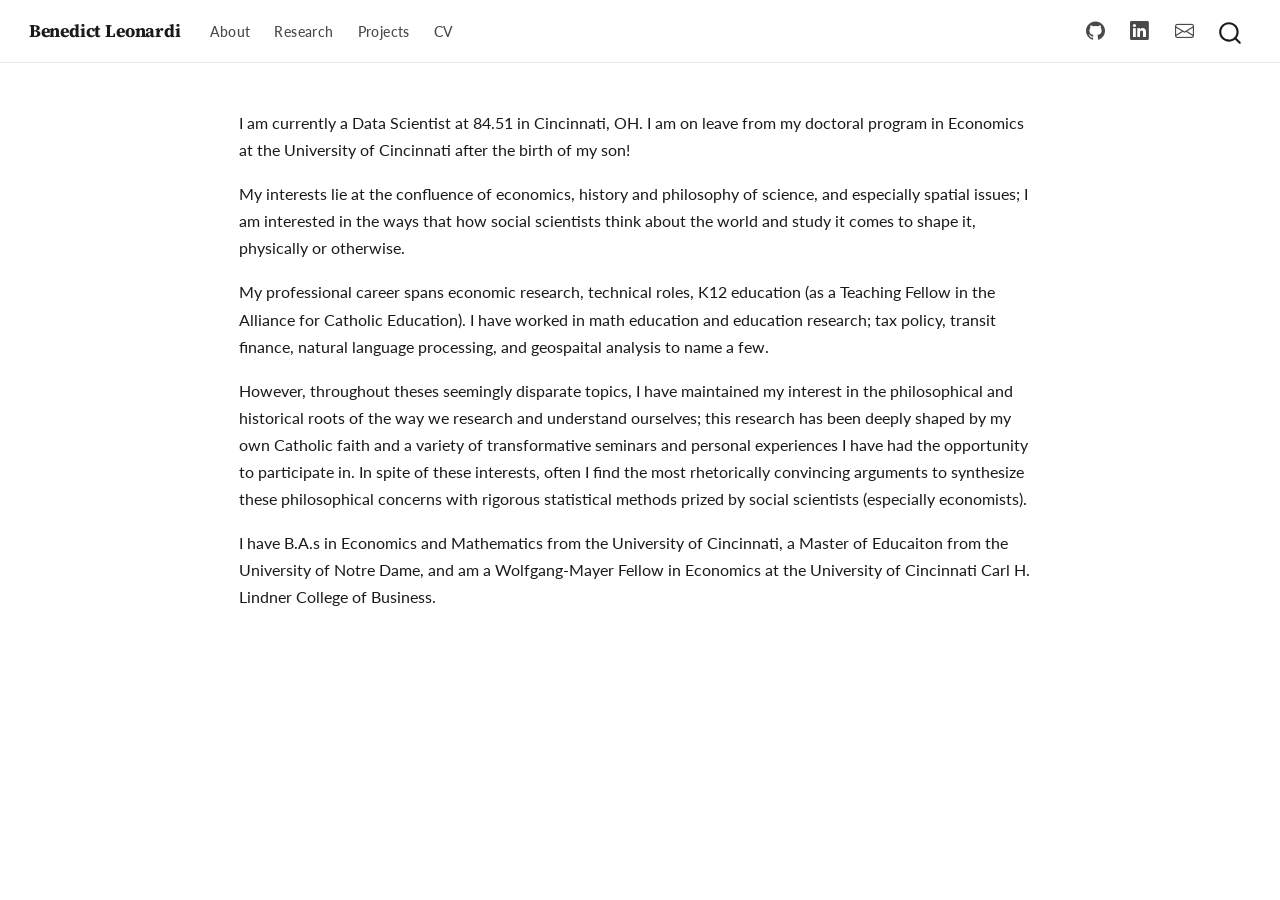
<file: docs/tools/drafts/index.qmd__bio.html>
<!DOCTYPE html>
<html xmlns="http://www.w3.org/1999/xhtml" lang="en" xml:lang="en"><head>

<meta charset="utf-8">
<meta name="generator" content="quarto-1.8.27">

<meta name="viewport" content="width=device-width, initial-scale=1.0, user-scalable=yes">


<title>index.qmd__bio – Benedict Leonardi</title>
<style>
code{white-space: pre-wrap;}
span.smallcaps{font-variant: small-caps;}
div.columns{display: flex; gap: min(4vw, 1.5em);}
div.column{flex: auto; overflow-x: auto;}
div.hanging-indent{margin-left: 1.5em; text-indent: -1.5em;}
ul.task-list{list-style: none;}
ul.task-list li input[type="checkbox"] {
  width: 0.8em;
  margin: 0 0.8em 0.2em -1em; /* quarto-specific, see https://github.com/quarto-dev/quarto-cli/issues/4556 */ 
  vertical-align: middle;
}
</style>


<script src="../../site_libs/quarto-nav/quarto-nav.js"></script>
<script src="../../site_libs/quarto-nav/headroom.min.js"></script>
<script src="../../site_libs/clipboard/clipboard.min.js"></script>
<script src="../../site_libs/quarto-search/autocomplete.umd.js"></script>
<script src="../../site_libs/quarto-search/fuse.min.js"></script>
<script src="../../site_libs/quarto-search/quarto-search.js"></script>
<meta name="quarto:offset" content="../../">
<link href="../../assets/favicon.ico" rel="icon">
<script src="../../site_libs/quarto-html/quarto.js" type="module"></script>
<script src="../../site_libs/quarto-html/tabsets/tabsets.js" type="module"></script>
<script src="../../site_libs/quarto-html/axe/axe-check.js" type="module"></script>
<script src="../../site_libs/quarto-html/popper.min.js"></script>
<script src="../../site_libs/quarto-html/tippy.umd.min.js"></script>
<script src="../../site_libs/quarto-html/anchor.min.js"></script>
<link href="../../site_libs/quarto-html/tippy.css" rel="stylesheet">
<link href="../../site_libs/quarto-html/quarto-syntax-highlighting-ed96de9b727972fe78a7b5d16c58bf87.css" rel="stylesheet" id="quarto-text-highlighting-styles">
<script src="../../site_libs/bootstrap/bootstrap.min.js"></script>
<link href="../../site_libs/bootstrap/bootstrap-icons.css" rel="stylesheet">
<link href="../../site_libs/bootstrap/bootstrap-f0f8ed26560135670959626701b066f3.min.css" rel="stylesheet" append-hash="true" id="quarto-bootstrap" data-mode="light">
<script id="quarto-search-options" type="application/json">{
  "location": "navbar",
  "copy-button": false,
  "collapse-after": 3,
  "panel-placement": "end",
  "type": "overlay",
  "limit": 50,
  "keyboard-shortcut": [
    "f",
    "/",
    "s"
  ],
  "show-item-context": false,
  "language": {
    "search-no-results-text": "No results",
    "search-matching-documents-text": "matching documents",
    "search-copy-link-title": "Copy link to search",
    "search-hide-matches-text": "Hide additional matches",
    "search-more-match-text": "more match in this document",
    "search-more-matches-text": "more matches in this document",
    "search-clear-button-title": "Clear",
    "search-text-placeholder": "",
    "search-detached-cancel-button-title": "Cancel",
    "search-submit-button-title": "Submit",
    "search-label": "Search"
  }
}</script>


</head>

<body class="nav-fixed fullcontent quarto-light">

<div id="quarto-search-results"></div>
  <header id="quarto-header" class="headroom fixed-top">
    <nav class="navbar navbar-expand-lg " data-bs-theme="dark">
      <div class="navbar-container container-fluid">
      <div class="navbar-brand-container mx-auto">
    <a class="navbar-brand" href="../../index.html">
    <span class="navbar-title">Benedict Leonardi</span>
    </a>
  </div>
            <div id="quarto-search" class="" title="Search"></div>
          <button class="navbar-toggler" type="button" data-bs-toggle="collapse" data-bs-target="#navbarCollapse" aria-controls="navbarCollapse" role="menu" aria-expanded="false" aria-label="Toggle navigation" onclick="if (window.quartoToggleHeadroom) { window.quartoToggleHeadroom(); }">
  <span class="navbar-toggler-icon"></span>
</button>
          <div class="collapse navbar-collapse" id="navbarCollapse">
            <ul class="navbar-nav navbar-nav-scroll me-auto">
  <li class="nav-item">
    <a class="nav-link" href="../../index.html"> 
<span class="menu-text">About</span></a>
  </li>  
  <li class="nav-item">
    <a class="nav-link" href="../../research.html"> 
<span class="menu-text">Research</span></a>
  </li>  
  <li class="nav-item">
    <a class="nav-link" href="../../projects.html"> 
<span class="menu-text">Projects</span></a>
  </li>  
  <li class="nav-item">
    <a class="nav-link" href="../../cv.html"> 
<span class="menu-text">CV</span></a>
  </li>  
</ul>
            <ul class="navbar-nav navbar-nav-scroll ms-auto">
  <li class="nav-item compact">
    <a class="nav-link" href="https://github.com/bleonardi"> <i class="bi bi-github" role="img" aria-label="GitHub">
</i> 
<span class="menu-text"></span></a>
  </li>  
  <li class="nav-item compact">
    <a class="nav-link" href="https://www.linkedin.com/in/benedict-leonardi/"> <i class="bi bi-linkedin" role="img" aria-label="LinkedIn">
</i> 
<span class="menu-text"></span></a>
  </li>  
  <li class="nav-item compact">
    <a class="nav-link" href="mailto:leo.ben93@gmail.com"> <i class="bi bi-envelope" role="img" aria-label="Email">
</i> 
<span class="menu-text"></span></a>
  </li>  
</ul>
          </div> <!-- /navcollapse -->
            <div class="quarto-navbar-tools">
</div>
      </div> <!-- /container-fluid -->
    </nav>
</header>
<!-- content -->
<div id="quarto-content" class="quarto-container page-columns page-rows-contents page-layout-article page-navbar">
<!-- sidebar -->
<!-- margin-sidebar -->
    
<!-- main -->
<main class="content" id="quarto-document-content"><header id="title-block-header" class="quarto-title-block"></header>




<p>I am currently a Data Scientist at 84.51 in Cincinnati, OH. I am on leave from my doctoral program in Economics at the University of Cincinnati after the birth of my son!</p>
<p>My interests lie at the confluence of economics, history and philosophy of science, and especially spatial issues; I am interested in the ways that how social scientists think about the world and study it comes to shape it, physically or otherwise.</p>
<p>My professional career spans economic research, technical roles, K12 education (as a Teaching Fellow in the Alliance for Catholic Education). I have worked in math education and education research; tax policy, transit finance, natural language processing, and geospaital analysis to name a few.</p>
<p>However, throughout theses seemingly disparate topics, I have maintained my interest in the philosophical and historical roots of the way we research and understand ourselves; this research has been deeply shaped by my own Catholic faith and a variety of transformative seminars and personal experiences I have had the opportunity to participate in. In spite of these interests, often I find the most rhetorically convincing arguments to synthesize these philosophical concerns with rigorous statistical methods prized by social scientists (especially economists).</p>
<p>I have B.A.s in Economics and Mathematics from the University of Cincinnati, a Master of Educaiton from the University of Notre Dame, and am a Wolfgang-Mayer Fellow in Economics at the University of Cincinnati Carl H. Lindner College of Business.</p>



</main> <!-- /main -->
<script id="quarto-html-after-body" type="application/javascript">
  window.document.addEventListener("DOMContentLoaded", function (event) {
    const icon = "";
    const anchorJS = new window.AnchorJS();
    anchorJS.options = {
      placement: 'right',
      icon: icon
    };
    anchorJS.add('.anchored');
    const isCodeAnnotation = (el) => {
      for (const clz of el.classList) {
        if (clz.startsWith('code-annotation-')) {                     
          return true;
        }
      }
      return false;
    }
    const onCopySuccess = function(e) {
      // button target
      const button = e.trigger;
      // don't keep focus
      button.blur();
      // flash "checked"
      button.classList.add('code-copy-button-checked');
      var currentTitle = button.getAttribute("title");
      button.setAttribute("title", "Copied!");
      let tooltip;
      if (window.bootstrap) {
        button.setAttribute("data-bs-toggle", "tooltip");
        button.setAttribute("data-bs-placement", "left");
        button.setAttribute("data-bs-title", "Copied!");
        tooltip = new bootstrap.Tooltip(button, 
          { trigger: "manual", 
            customClass: "code-copy-button-tooltip",
            offset: [0, -8]});
        tooltip.show();    
      }
      setTimeout(function() {
        if (tooltip) {
          tooltip.hide();
          button.removeAttribute("data-bs-title");
          button.removeAttribute("data-bs-toggle");
          button.removeAttribute("data-bs-placement");
        }
        button.setAttribute("title", currentTitle);
        button.classList.remove('code-copy-button-checked');
      }, 1000);
      // clear code selection
      e.clearSelection();
    }
    const getTextToCopy = function(trigger) {
      const outerScaffold = trigger.parentElement.cloneNode(true);
      const codeEl = outerScaffold.querySelector('code');
      for (const childEl of codeEl.children) {
        if (isCodeAnnotation(childEl)) {
          childEl.remove();
        }
      }
      return codeEl.innerText;
    }
    const clipboard = new window.ClipboardJS('.code-copy-button:not([data-in-quarto-modal])', {
      text: getTextToCopy
    });
    clipboard.on('success', onCopySuccess);
    if (window.document.getElementById('quarto-embedded-source-code-modal')) {
      const clipboardModal = new window.ClipboardJS('.code-copy-button[data-in-quarto-modal]', {
        text: getTextToCopy,
        container: window.document.getElementById('quarto-embedded-source-code-modal')
      });
      clipboardModal.on('success', onCopySuccess);
    }
      var localhostRegex = new RegExp(/^(?:http|https):\/\/localhost\:?[0-9]*\//);
      var mailtoRegex = new RegExp(/^mailto:/);
        var filterRegex = new RegExp('/' + window.location.host + '/');
      var isInternal = (href) => {
          return filterRegex.test(href) || localhostRegex.test(href) || mailtoRegex.test(href);
      }
      // Inspect non-navigation links and adorn them if external
     var links = window.document.querySelectorAll('a[href]:not(.nav-link):not(.navbar-brand):not(.toc-action):not(.sidebar-link):not(.sidebar-item-toggle):not(.pagination-link):not(.no-external):not([aria-hidden]):not(.dropdown-item):not(.quarto-navigation-tool):not(.about-link)');
      for (var i=0; i<links.length; i++) {
        const link = links[i];
        if (!isInternal(link.href)) {
          // undo the damage that might have been done by quarto-nav.js in the case of
          // links that we want to consider external
          if (link.dataset.originalHref !== undefined) {
            link.href = link.dataset.originalHref;
          }
            // target, if specified
            link.setAttribute("target", "_blank");
            if (link.getAttribute("rel") === null) {
              link.setAttribute("rel", "noopener");
            }
        }
      }
    function tippyHover(el, contentFn, onTriggerFn, onUntriggerFn) {
      const config = {
        allowHTML: true,
        maxWidth: 500,
        delay: 100,
        arrow: false,
        appendTo: function(el) {
            return el.parentElement;
        },
        interactive: true,
        interactiveBorder: 10,
        theme: 'quarto',
        placement: 'bottom-start',
      };
      if (contentFn) {
        config.content = contentFn;
      }
      if (onTriggerFn) {
        config.onTrigger = onTriggerFn;
      }
      if (onUntriggerFn) {
        config.onUntrigger = onUntriggerFn;
      }
      window.tippy(el, config); 
    }
    const noterefs = window.document.querySelectorAll('a[role="doc-noteref"]');
    for (var i=0; i<noterefs.length; i++) {
      const ref = noterefs[i];
      tippyHover(ref, function() {
        // use id or data attribute instead here
        let href = ref.getAttribute('data-footnote-href') || ref.getAttribute('href');
        try { href = new URL(href).hash; } catch {}
        const id = href.replace(/^#\/?/, "");
        const note = window.document.getElementById(id);
        if (note) {
          return note.innerHTML;
        } else {
          return "";
        }
      });
    }
    const xrefs = window.document.querySelectorAll('a.quarto-xref');
    const processXRef = (id, note) => {
      // Strip column container classes
      const stripColumnClz = (el) => {
        el.classList.remove("page-full", "page-columns");
        if (el.children) {
          for (const child of el.children) {
            stripColumnClz(child);
          }
        }
      }
      stripColumnClz(note)
      if (id === null || id.startsWith('sec-')) {
        // Special case sections, only their first couple elements
        const container = document.createElement("div");
        if (note.children && note.children.length > 2) {
          container.appendChild(note.children[0].cloneNode(true));
          for (let i = 1; i < note.children.length; i++) {
            const child = note.children[i];
            if (child.tagName === "P" && child.innerText === "") {
              continue;
            } else {
              container.appendChild(child.cloneNode(true));
              break;
            }
          }
          if (window.Quarto?.typesetMath) {
            window.Quarto.typesetMath(container);
          }
          return container.innerHTML
        } else {
          if (window.Quarto?.typesetMath) {
            window.Quarto.typesetMath(note);
          }
          return note.innerHTML;
        }
      } else {
        // Remove any anchor links if they are present
        const anchorLink = note.querySelector('a.anchorjs-link');
        if (anchorLink) {
          anchorLink.remove();
        }
        if (window.Quarto?.typesetMath) {
          window.Quarto.typesetMath(note);
        }
        if (note.classList.contains("callout")) {
          return note.outerHTML;
        } else {
          return note.innerHTML;
        }
      }
    }
    for (var i=0; i<xrefs.length; i++) {
      const xref = xrefs[i];
      tippyHover(xref, undefined, function(instance) {
        instance.disable();
        let url = xref.getAttribute('href');
        let hash = undefined; 
        if (url.startsWith('#')) {
          hash = url;
        } else {
          try { hash = new URL(url).hash; } catch {}
        }
        if (hash) {
          const id = hash.replace(/^#\/?/, "");
          const note = window.document.getElementById(id);
          if (note !== null) {
            try {
              const html = processXRef(id, note.cloneNode(true));
              instance.setContent(html);
            } finally {
              instance.enable();
              instance.show();
            }
          } else {
            // See if we can fetch this
            fetch(url.split('#')[0])
            .then(res => res.text())
            .then(html => {
              const parser = new DOMParser();
              const htmlDoc = parser.parseFromString(html, "text/html");
              const note = htmlDoc.getElementById(id);
              if (note !== null) {
                const html = processXRef(id, note);
                instance.setContent(html);
              } 
            }).finally(() => {
              instance.enable();
              instance.show();
            });
          }
        } else {
          // See if we can fetch a full url (with no hash to target)
          // This is a special case and we should probably do some content thinning / targeting
          fetch(url)
          .then(res => res.text())
          .then(html => {
            const parser = new DOMParser();
            const htmlDoc = parser.parseFromString(html, "text/html");
            const note = htmlDoc.querySelector('main.content');
            if (note !== null) {
              // This should only happen for chapter cross references
              // (since there is no id in the URL)
              // remove the first header
              if (note.children.length > 0 && note.children[0].tagName === "HEADER") {
                note.children[0].remove();
              }
              const html = processXRef(null, note);
              instance.setContent(html);
            } 
          }).finally(() => {
            instance.enable();
            instance.show();
          });
        }
      }, function(instance) {
      });
    }
        let selectedAnnoteEl;
        const selectorForAnnotation = ( cell, annotation) => {
          let cellAttr = 'data-code-cell="' + cell + '"';
          let lineAttr = 'data-code-annotation="' +  annotation + '"';
          const selector = 'span[' + cellAttr + '][' + lineAttr + ']';
          return selector;
        }
        const selectCodeLines = (annoteEl) => {
          const doc = window.document;
          const targetCell = annoteEl.getAttribute("data-target-cell");
          const targetAnnotation = annoteEl.getAttribute("data-target-annotation");
          const annoteSpan = window.document.querySelector(selectorForAnnotation(targetCell, targetAnnotation));
          const lines = annoteSpan.getAttribute("data-code-lines").split(",");
          const lineIds = lines.map((line) => {
            return targetCell + "-" + line;
          })
          let top = null;
          let height = null;
          let parent = null;
          if (lineIds.length > 0) {
              //compute the position of the single el (top and bottom and make a div)
              const el = window.document.getElementById(lineIds[0]);
              top = el.offsetTop;
              height = el.offsetHeight;
              parent = el.parentElement.parentElement;
            if (lineIds.length > 1) {
              const lastEl = window.document.getElementById(lineIds[lineIds.length - 1]);
              const bottom = lastEl.offsetTop + lastEl.offsetHeight;
              height = bottom - top;
            }
            if (top !== null && height !== null && parent !== null) {
              // cook up a div (if necessary) and position it 
              let div = window.document.getElementById("code-annotation-line-highlight");
              if (div === null) {
                div = window.document.createElement("div");
                div.setAttribute("id", "code-annotation-line-highlight");
                div.style.position = 'absolute';
                parent.appendChild(div);
              }
              div.style.top = top - 2 + "px";
              div.style.height = height + 4 + "px";
              div.style.left = 0;
              let gutterDiv = window.document.getElementById("code-annotation-line-highlight-gutter");
              if (gutterDiv === null) {
                gutterDiv = window.document.createElement("div");
                gutterDiv.setAttribute("id", "code-annotation-line-highlight-gutter");
                gutterDiv.style.position = 'absolute';
                const codeCell = window.document.getElementById(targetCell);
                const gutter = codeCell.querySelector('.code-annotation-gutter');
                gutter.appendChild(gutterDiv);
              }
              gutterDiv.style.top = top - 2 + "px";
              gutterDiv.style.height = height + 4 + "px";
            }
            selectedAnnoteEl = annoteEl;
          }
        };
        const unselectCodeLines = () => {
          const elementsIds = ["code-annotation-line-highlight", "code-annotation-line-highlight-gutter"];
          elementsIds.forEach((elId) => {
            const div = window.document.getElementById(elId);
            if (div) {
              div.remove();
            }
          });
          selectedAnnoteEl = undefined;
        };
          // Handle positioning of the toggle
      window.addEventListener(
        "resize",
        throttle(() => {
          elRect = undefined;
          if (selectedAnnoteEl) {
            selectCodeLines(selectedAnnoteEl);
          }
        }, 10)
      );
      function throttle(fn, ms) {
      let throttle = false;
      let timer;
        return (...args) => {
          if(!throttle) { // first call gets through
              fn.apply(this, args);
              throttle = true;
          } else { // all the others get throttled
              if(timer) clearTimeout(timer); // cancel #2
              timer = setTimeout(() => {
                fn.apply(this, args);
                timer = throttle = false;
              }, ms);
          }
        };
      }
        // Attach click handler to the DT
        const annoteDls = window.document.querySelectorAll('dt[data-target-cell]');
        for (const annoteDlNode of annoteDls) {
          annoteDlNode.addEventListener('click', (event) => {
            const clickedEl = event.target;
            if (clickedEl !== selectedAnnoteEl) {
              unselectCodeLines();
              const activeEl = window.document.querySelector('dt[data-target-cell].code-annotation-active');
              if (activeEl) {
                activeEl.classList.remove('code-annotation-active');
              }
              selectCodeLines(clickedEl);
              clickedEl.classList.add('code-annotation-active');
            } else {
              // Unselect the line
              unselectCodeLines();
              clickedEl.classList.remove('code-annotation-active');
            }
          });
        }
    const findCites = (el) => {
      const parentEl = el.parentElement;
      if (parentEl) {
        const cites = parentEl.dataset.cites;
        if (cites) {
          return {
            el,
            cites: cites.split(' ')
          };
        } else {
          return findCites(el.parentElement)
        }
      } else {
        return undefined;
      }
    };
    var bibliorefs = window.document.querySelectorAll('a[role="doc-biblioref"]');
    for (var i=0; i<bibliorefs.length; i++) {
      const ref = bibliorefs[i];
      const citeInfo = findCites(ref);
      if (citeInfo) {
        tippyHover(citeInfo.el, function() {
          var popup = window.document.createElement('div');
          citeInfo.cites.forEach(function(cite) {
            var citeDiv = window.document.createElement('div');
            citeDiv.classList.add('hanging-indent');
            citeDiv.classList.add('csl-entry');
            var biblioDiv = window.document.getElementById('ref-' + cite);
            if (biblioDiv) {
              citeDiv.innerHTML = biblioDiv.innerHTML;
            }
            popup.appendChild(citeDiv);
          });
          return popup.innerHTML;
        });
      }
    }
  });
  </script>
</div> <!-- /content -->




</body></html>
</file>
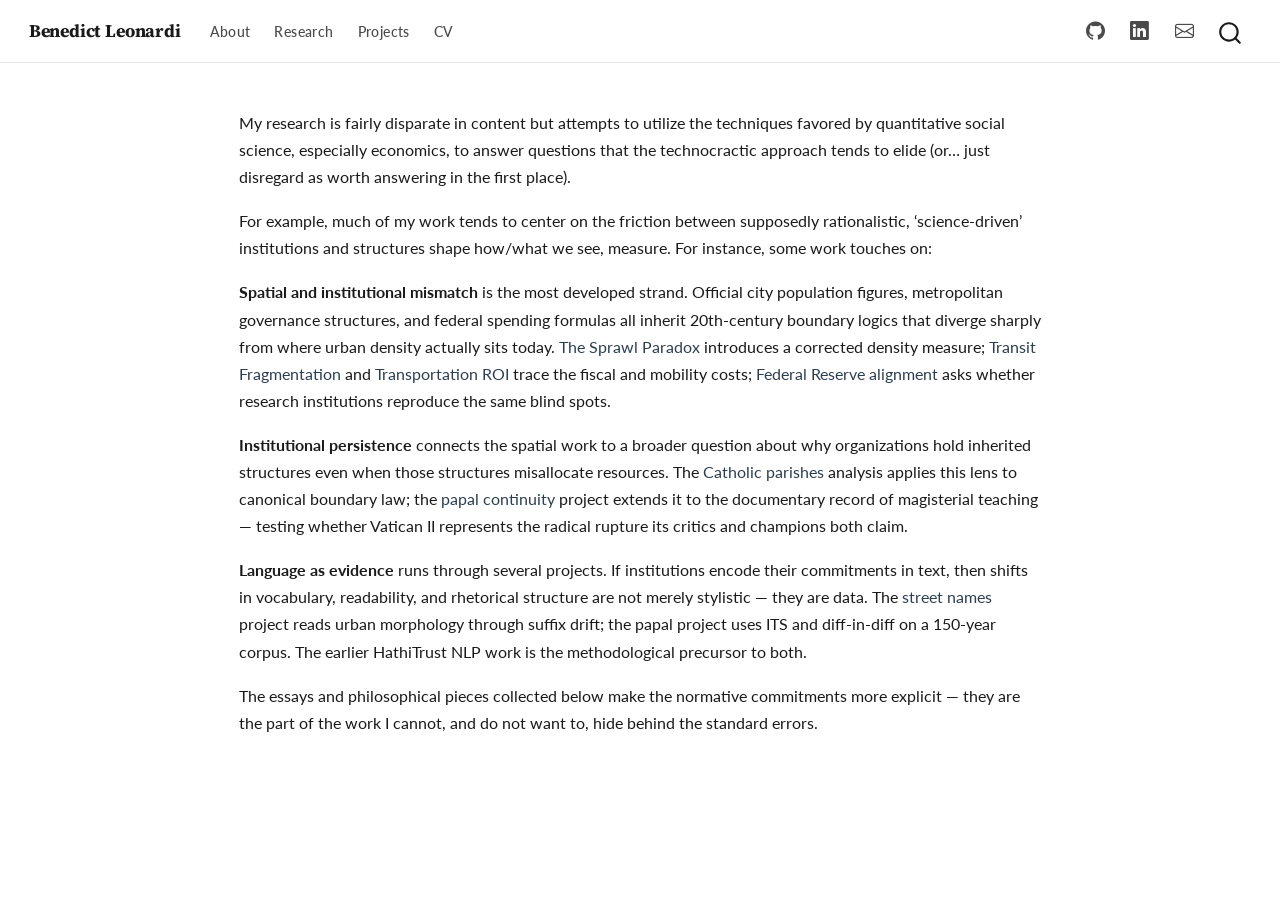
<file: docs/tools/drafts/research.qmd__intro.html>
<!DOCTYPE html>
<html xmlns="http://www.w3.org/1999/xhtml" lang="en" xml:lang="en"><head>

<meta charset="utf-8">
<meta name="generator" content="quarto-1.8.27">

<meta name="viewport" content="width=device-width, initial-scale=1.0, user-scalable=yes">


<title>research.qmd__intro – Benedict Leonardi</title>
<style>
code{white-space: pre-wrap;}
span.smallcaps{font-variant: small-caps;}
div.columns{display: flex; gap: min(4vw, 1.5em);}
div.column{flex: auto; overflow-x: auto;}
div.hanging-indent{margin-left: 1.5em; text-indent: -1.5em;}
ul.task-list{list-style: none;}
ul.task-list li input[type="checkbox"] {
  width: 0.8em;
  margin: 0 0.8em 0.2em -1em; /* quarto-specific, see https://github.com/quarto-dev/quarto-cli/issues/4556 */ 
  vertical-align: middle;
}
</style>


<script src="../../site_libs/quarto-nav/quarto-nav.js"></script>
<script src="../../site_libs/quarto-nav/headroom.min.js"></script>
<script src="../../site_libs/clipboard/clipboard.min.js"></script>
<script src="../../site_libs/quarto-search/autocomplete.umd.js"></script>
<script src="../../site_libs/quarto-search/fuse.min.js"></script>
<script src="../../site_libs/quarto-search/quarto-search.js"></script>
<meta name="quarto:offset" content="../../">
<link href="../../assets/favicon.ico" rel="icon">
<script src="../../site_libs/quarto-html/quarto.js" type="module"></script>
<script src="../../site_libs/quarto-html/tabsets/tabsets.js" type="module"></script>
<script src="../../site_libs/quarto-html/axe/axe-check.js" type="module"></script>
<script src="../../site_libs/quarto-html/popper.min.js"></script>
<script src="../../site_libs/quarto-html/tippy.umd.min.js"></script>
<script src="../../site_libs/quarto-html/anchor.min.js"></script>
<link href="../../site_libs/quarto-html/tippy.css" rel="stylesheet">
<link href="../../site_libs/quarto-html/quarto-syntax-highlighting-ed96de9b727972fe78a7b5d16c58bf87.css" rel="stylesheet" id="quarto-text-highlighting-styles">
<script src="../../site_libs/bootstrap/bootstrap.min.js"></script>
<link href="../../site_libs/bootstrap/bootstrap-icons.css" rel="stylesheet">
<link href="../../site_libs/bootstrap/bootstrap-f0f8ed26560135670959626701b066f3.min.css" rel="stylesheet" append-hash="true" id="quarto-bootstrap" data-mode="light">
<script id="quarto-search-options" type="application/json">{
  "location": "navbar",
  "copy-button": false,
  "collapse-after": 3,
  "panel-placement": "end",
  "type": "overlay",
  "limit": 50,
  "keyboard-shortcut": [
    "f",
    "/",
    "s"
  ],
  "show-item-context": false,
  "language": {
    "search-no-results-text": "No results",
    "search-matching-documents-text": "matching documents",
    "search-copy-link-title": "Copy link to search",
    "search-hide-matches-text": "Hide additional matches",
    "search-more-match-text": "more match in this document",
    "search-more-matches-text": "more matches in this document",
    "search-clear-button-title": "Clear",
    "search-text-placeholder": "",
    "search-detached-cancel-button-title": "Cancel",
    "search-submit-button-title": "Submit",
    "search-label": "Search"
  }
}</script>


</head>

<body class="nav-fixed fullcontent quarto-light">

<div id="quarto-search-results"></div>
  <header id="quarto-header" class="headroom fixed-top">
    <nav class="navbar navbar-expand-lg " data-bs-theme="dark">
      <div class="navbar-container container-fluid">
      <div class="navbar-brand-container mx-auto">
    <a class="navbar-brand" href="../../index.html">
    <span class="navbar-title">Benedict Leonardi</span>
    </a>
  </div>
            <div id="quarto-search" class="" title="Search"></div>
          <button class="navbar-toggler" type="button" data-bs-toggle="collapse" data-bs-target="#navbarCollapse" aria-controls="navbarCollapse" role="menu" aria-expanded="false" aria-label="Toggle navigation" onclick="if (window.quartoToggleHeadroom) { window.quartoToggleHeadroom(); }">
  <span class="navbar-toggler-icon"></span>
</button>
          <div class="collapse navbar-collapse" id="navbarCollapse">
            <ul class="navbar-nav navbar-nav-scroll me-auto">
  <li class="nav-item">
    <a class="nav-link" href="../../index.html"> 
<span class="menu-text">About</span></a>
  </li>  
  <li class="nav-item">
    <a class="nav-link" href="../../research.html"> 
<span class="menu-text">Research</span></a>
  </li>  
  <li class="nav-item">
    <a class="nav-link" href="../../projects.html"> 
<span class="menu-text">Projects</span></a>
  </li>  
  <li class="nav-item">
    <a class="nav-link" href="../../cv.html"> 
<span class="menu-text">CV</span></a>
  </li>  
</ul>
            <ul class="navbar-nav navbar-nav-scroll ms-auto">
  <li class="nav-item compact">
    <a class="nav-link" href="https://github.com/bleonardi"> <i class="bi bi-github" role="img" aria-label="GitHub">
</i> 
<span class="menu-text"></span></a>
  </li>  
  <li class="nav-item compact">
    <a class="nav-link" href="https://www.linkedin.com/in/benedict-leonardi/"> <i class="bi bi-linkedin" role="img" aria-label="LinkedIn">
</i> 
<span class="menu-text"></span></a>
  </li>  
  <li class="nav-item compact">
    <a class="nav-link" href="mailto:leo.ben93@gmail.com"> <i class="bi bi-envelope" role="img" aria-label="Email">
</i> 
<span class="menu-text"></span></a>
  </li>  
</ul>
          </div> <!-- /navcollapse -->
            <div class="quarto-navbar-tools">
</div>
      </div> <!-- /container-fluid -->
    </nav>
</header>
<!-- content -->
<div id="quarto-content" class="quarto-container page-columns page-rows-contents page-layout-article page-navbar">
<!-- sidebar -->
<!-- margin-sidebar -->
    
<!-- main -->
<main class="content" id="quarto-document-content"><header id="title-block-header" class="quarto-title-block"></header>




<p>My research is fairly disparate in content but attempts to utilize the techniques favored by quantitative social science, especially economics, to answer questions that the technocractic approach tends to elide (or… just disregard as worth answering in the first place).</p>
<p>For example, much of my work tends to center on the friction between supposedly rationalistic, ‘science-driven’ institutions and structures shape how/what we see, measure. For instance, some work touches on:</p>
<p><strong>Spatial and institutional mismatch</strong> is the most developed strand. Official city population figures, metropolitan governance structures, and federal spending formulas all inherit 20th-century boundary logics that diverge sharply from where urban density actually sits today. <a href="#the-sprawl-paradox">The Sprawl Paradox</a> introduces a corrected density measure; <a href="#transit-fragmentation">Transit Fragmentation</a> and <a href="#transportation-roi-oki-region">Transportation ROI</a> trace the fiscal and mobility costs; <a href="#federal-reserve-research-alignment">Federal Reserve alignment</a> asks whether research institutions reproduce the same blind spots.</p>
<p><strong>Institutional persistence</strong> connects the spatial work to a broader question about why organizations hold inherited structures even when those structures misallocate resources. The <a href="#canonical-rigidity-us-catholic-parishes">Catholic parishes</a> analysis applies this lens to canonical boundary law; the <a href="#continuity-and-rupture-in-papal-teaching">papal continuity</a> project extends it to the documentary record of magisterial teaching — testing whether Vatican II represents the radical rupture its critics and champions both claim.</p>
<p><strong>Language as evidence</strong> runs through several projects. If institutions encode their commitments in text, then shifts in vocabulary, readability, and rhetorical structure are not merely stylistic — they are data. The <a href="#whats-in-a-street-name">street names</a> project reads urban morphology through suffix drift; the papal project uses ITS and diff-in-diff on a 150-year corpus. The earlier HathiTrust NLP work is the methodological precursor to both.</p>
<p>The essays and philosophical pieces collected below make the normative commitments more explicit — they are the part of the work I cannot, and do not want to, hide behind the standard errors.</p>



</main> <!-- /main -->
<script id="quarto-html-after-body" type="application/javascript">
  window.document.addEventListener("DOMContentLoaded", function (event) {
    const icon = "";
    const anchorJS = new window.AnchorJS();
    anchorJS.options = {
      placement: 'right',
      icon: icon
    };
    anchorJS.add('.anchored');
    const isCodeAnnotation = (el) => {
      for (const clz of el.classList) {
        if (clz.startsWith('code-annotation-')) {                     
          return true;
        }
      }
      return false;
    }
    const onCopySuccess = function(e) {
      // button target
      const button = e.trigger;
      // don't keep focus
      button.blur();
      // flash "checked"
      button.classList.add('code-copy-button-checked');
      var currentTitle = button.getAttribute("title");
      button.setAttribute("title", "Copied!");
      let tooltip;
      if (window.bootstrap) {
        button.setAttribute("data-bs-toggle", "tooltip");
        button.setAttribute("data-bs-placement", "left");
        button.setAttribute("data-bs-title", "Copied!");
        tooltip = new bootstrap.Tooltip(button, 
          { trigger: "manual", 
            customClass: "code-copy-button-tooltip",
            offset: [0, -8]});
        tooltip.show();    
      }
      setTimeout(function() {
        if (tooltip) {
          tooltip.hide();
          button.removeAttribute("data-bs-title");
          button.removeAttribute("data-bs-toggle");
          button.removeAttribute("data-bs-placement");
        }
        button.setAttribute("title", currentTitle);
        button.classList.remove('code-copy-button-checked');
      }, 1000);
      // clear code selection
      e.clearSelection();
    }
    const getTextToCopy = function(trigger) {
      const outerScaffold = trigger.parentElement.cloneNode(true);
      const codeEl = outerScaffold.querySelector('code');
      for (const childEl of codeEl.children) {
        if (isCodeAnnotation(childEl)) {
          childEl.remove();
        }
      }
      return codeEl.innerText;
    }
    const clipboard = new window.ClipboardJS('.code-copy-button:not([data-in-quarto-modal])', {
      text: getTextToCopy
    });
    clipboard.on('success', onCopySuccess);
    if (window.document.getElementById('quarto-embedded-source-code-modal')) {
      const clipboardModal = new window.ClipboardJS('.code-copy-button[data-in-quarto-modal]', {
        text: getTextToCopy,
        container: window.document.getElementById('quarto-embedded-source-code-modal')
      });
      clipboardModal.on('success', onCopySuccess);
    }
      var localhostRegex = new RegExp(/^(?:http|https):\/\/localhost\:?[0-9]*\//);
      var mailtoRegex = new RegExp(/^mailto:/);
        var filterRegex = new RegExp('/' + window.location.host + '/');
      var isInternal = (href) => {
          return filterRegex.test(href) || localhostRegex.test(href) || mailtoRegex.test(href);
      }
      // Inspect non-navigation links and adorn them if external
     var links = window.document.querySelectorAll('a[href]:not(.nav-link):not(.navbar-brand):not(.toc-action):not(.sidebar-link):not(.sidebar-item-toggle):not(.pagination-link):not(.no-external):not([aria-hidden]):not(.dropdown-item):not(.quarto-navigation-tool):not(.about-link)');
      for (var i=0; i<links.length; i++) {
        const link = links[i];
        if (!isInternal(link.href)) {
          // undo the damage that might have been done by quarto-nav.js in the case of
          // links that we want to consider external
          if (link.dataset.originalHref !== undefined) {
            link.href = link.dataset.originalHref;
          }
            // target, if specified
            link.setAttribute("target", "_blank");
            if (link.getAttribute("rel") === null) {
              link.setAttribute("rel", "noopener");
            }
        }
      }
    function tippyHover(el, contentFn, onTriggerFn, onUntriggerFn) {
      const config = {
        allowHTML: true,
        maxWidth: 500,
        delay: 100,
        arrow: false,
        appendTo: function(el) {
            return el.parentElement;
        },
        interactive: true,
        interactiveBorder: 10,
        theme: 'quarto',
        placement: 'bottom-start',
      };
      if (contentFn) {
        config.content = contentFn;
      }
      if (onTriggerFn) {
        config.onTrigger = onTriggerFn;
      }
      if (onUntriggerFn) {
        config.onUntrigger = onUntriggerFn;
      }
      window.tippy(el, config); 
    }
    const noterefs = window.document.querySelectorAll('a[role="doc-noteref"]');
    for (var i=0; i<noterefs.length; i++) {
      const ref = noterefs[i];
      tippyHover(ref, function() {
        // use id or data attribute instead here
        let href = ref.getAttribute('data-footnote-href') || ref.getAttribute('href');
        try { href = new URL(href).hash; } catch {}
        const id = href.replace(/^#\/?/, "");
        const note = window.document.getElementById(id);
        if (note) {
          return note.innerHTML;
        } else {
          return "";
        }
      });
    }
    const xrefs = window.document.querySelectorAll('a.quarto-xref');
    const processXRef = (id, note) => {
      // Strip column container classes
      const stripColumnClz = (el) => {
        el.classList.remove("page-full", "page-columns");
        if (el.children) {
          for (const child of el.children) {
            stripColumnClz(child);
          }
        }
      }
      stripColumnClz(note)
      if (id === null || id.startsWith('sec-')) {
        // Special case sections, only their first couple elements
        const container = document.createElement("div");
        if (note.children && note.children.length > 2) {
          container.appendChild(note.children[0].cloneNode(true));
          for (let i = 1; i < note.children.length; i++) {
            const child = note.children[i];
            if (child.tagName === "P" && child.innerText === "") {
              continue;
            } else {
              container.appendChild(child.cloneNode(true));
              break;
            }
          }
          if (window.Quarto?.typesetMath) {
            window.Quarto.typesetMath(container);
          }
          return container.innerHTML
        } else {
          if (window.Quarto?.typesetMath) {
            window.Quarto.typesetMath(note);
          }
          return note.innerHTML;
        }
      } else {
        // Remove any anchor links if they are present
        const anchorLink = note.querySelector('a.anchorjs-link');
        if (anchorLink) {
          anchorLink.remove();
        }
        if (window.Quarto?.typesetMath) {
          window.Quarto.typesetMath(note);
        }
        if (note.classList.contains("callout")) {
          return note.outerHTML;
        } else {
          return note.innerHTML;
        }
      }
    }
    for (var i=0; i<xrefs.length; i++) {
      const xref = xrefs[i];
      tippyHover(xref, undefined, function(instance) {
        instance.disable();
        let url = xref.getAttribute('href');
        let hash = undefined; 
        if (url.startsWith('#')) {
          hash = url;
        } else {
          try { hash = new URL(url).hash; } catch {}
        }
        if (hash) {
          const id = hash.replace(/^#\/?/, "");
          const note = window.document.getElementById(id);
          if (note !== null) {
            try {
              const html = processXRef(id, note.cloneNode(true));
              instance.setContent(html);
            } finally {
              instance.enable();
              instance.show();
            }
          } else {
            // See if we can fetch this
            fetch(url.split('#')[0])
            .then(res => res.text())
            .then(html => {
              const parser = new DOMParser();
              const htmlDoc = parser.parseFromString(html, "text/html");
              const note = htmlDoc.getElementById(id);
              if (note !== null) {
                const html = processXRef(id, note);
                instance.setContent(html);
              } 
            }).finally(() => {
              instance.enable();
              instance.show();
            });
          }
        } else {
          // See if we can fetch a full url (with no hash to target)
          // This is a special case and we should probably do some content thinning / targeting
          fetch(url)
          .then(res => res.text())
          .then(html => {
            const parser = new DOMParser();
            const htmlDoc = parser.parseFromString(html, "text/html");
            const note = htmlDoc.querySelector('main.content');
            if (note !== null) {
              // This should only happen for chapter cross references
              // (since there is no id in the URL)
              // remove the first header
              if (note.children.length > 0 && note.children[0].tagName === "HEADER") {
                note.children[0].remove();
              }
              const html = processXRef(null, note);
              instance.setContent(html);
            } 
          }).finally(() => {
            instance.enable();
            instance.show();
          });
        }
      }, function(instance) {
      });
    }
        let selectedAnnoteEl;
        const selectorForAnnotation = ( cell, annotation) => {
          let cellAttr = 'data-code-cell="' + cell + '"';
          let lineAttr = 'data-code-annotation="' +  annotation + '"';
          const selector = 'span[' + cellAttr + '][' + lineAttr + ']';
          return selector;
        }
        const selectCodeLines = (annoteEl) => {
          const doc = window.document;
          const targetCell = annoteEl.getAttribute("data-target-cell");
          const targetAnnotation = annoteEl.getAttribute("data-target-annotation");
          const annoteSpan = window.document.querySelector(selectorForAnnotation(targetCell, targetAnnotation));
          const lines = annoteSpan.getAttribute("data-code-lines").split(",");
          const lineIds = lines.map((line) => {
            return targetCell + "-" + line;
          })
          let top = null;
          let height = null;
          let parent = null;
          if (lineIds.length > 0) {
              //compute the position of the single el (top and bottom and make a div)
              const el = window.document.getElementById(lineIds[0]);
              top = el.offsetTop;
              height = el.offsetHeight;
              parent = el.parentElement.parentElement;
            if (lineIds.length > 1) {
              const lastEl = window.document.getElementById(lineIds[lineIds.length - 1]);
              const bottom = lastEl.offsetTop + lastEl.offsetHeight;
              height = bottom - top;
            }
            if (top !== null && height !== null && parent !== null) {
              // cook up a div (if necessary) and position it 
              let div = window.document.getElementById("code-annotation-line-highlight");
              if (div === null) {
                div = window.document.createElement("div");
                div.setAttribute("id", "code-annotation-line-highlight");
                div.style.position = 'absolute';
                parent.appendChild(div);
              }
              div.style.top = top - 2 + "px";
              div.style.height = height + 4 + "px";
              div.style.left = 0;
              let gutterDiv = window.document.getElementById("code-annotation-line-highlight-gutter");
              if (gutterDiv === null) {
                gutterDiv = window.document.createElement("div");
                gutterDiv.setAttribute("id", "code-annotation-line-highlight-gutter");
                gutterDiv.style.position = 'absolute';
                const codeCell = window.document.getElementById(targetCell);
                const gutter = codeCell.querySelector('.code-annotation-gutter');
                gutter.appendChild(gutterDiv);
              }
              gutterDiv.style.top = top - 2 + "px";
              gutterDiv.style.height = height + 4 + "px";
            }
            selectedAnnoteEl = annoteEl;
          }
        };
        const unselectCodeLines = () => {
          const elementsIds = ["code-annotation-line-highlight", "code-annotation-line-highlight-gutter"];
          elementsIds.forEach((elId) => {
            const div = window.document.getElementById(elId);
            if (div) {
              div.remove();
            }
          });
          selectedAnnoteEl = undefined;
        };
          // Handle positioning of the toggle
      window.addEventListener(
        "resize",
        throttle(() => {
          elRect = undefined;
          if (selectedAnnoteEl) {
            selectCodeLines(selectedAnnoteEl);
          }
        }, 10)
      );
      function throttle(fn, ms) {
      let throttle = false;
      let timer;
        return (...args) => {
          if(!throttle) { // first call gets through
              fn.apply(this, args);
              throttle = true;
          } else { // all the others get throttled
              if(timer) clearTimeout(timer); // cancel #2
              timer = setTimeout(() => {
                fn.apply(this, args);
                timer = throttle = false;
              }, ms);
          }
        };
      }
        // Attach click handler to the DT
        const annoteDls = window.document.querySelectorAll('dt[data-target-cell]');
        for (const annoteDlNode of annoteDls) {
          annoteDlNode.addEventListener('click', (event) => {
            const clickedEl = event.target;
            if (clickedEl !== selectedAnnoteEl) {
              unselectCodeLines();
              const activeEl = window.document.querySelector('dt[data-target-cell].code-annotation-active');
              if (activeEl) {
                activeEl.classList.remove('code-annotation-active');
              }
              selectCodeLines(clickedEl);
              clickedEl.classList.add('code-annotation-active');
            } else {
              // Unselect the line
              unselectCodeLines();
              clickedEl.classList.remove('code-annotation-active');
            }
          });
        }
    const findCites = (el) => {
      const parentEl = el.parentElement;
      if (parentEl) {
        const cites = parentEl.dataset.cites;
        if (cites) {
          return {
            el,
            cites: cites.split(' ')
          };
        } else {
          return findCites(el.parentElement)
        }
      } else {
        return undefined;
      }
    };
    var bibliorefs = window.document.querySelectorAll('a[role="doc-biblioref"]');
    for (var i=0; i<bibliorefs.length; i++) {
      const ref = bibliorefs[i];
      const citeInfo = findCites(ref);
      if (citeInfo) {
        tippyHover(citeInfo.el, function() {
          var popup = window.document.createElement('div');
          citeInfo.cites.forEach(function(cite) {
            var citeDiv = window.document.createElement('div');
            citeDiv.classList.add('hanging-indent');
            citeDiv.classList.add('csl-entry');
            var biblioDiv = window.document.getElementById('ref-' + cite);
            if (biblioDiv) {
              citeDiv.innerHTML = biblioDiv.innerHTML;
            }
            popup.appendChild(citeDiv);
          });
          return popup.innerHTML;
        });
      }
    }
  });
  </script>
</div> <!-- /content -->




</body></html>
</file>
<file: docs/site_libs/quarto-html/tippy.css>
.tippy-box[data-animation=fade][data-state=hidden]{opacity:0}[data-tippy-root]{max-width:calc(100vw - 10px)}.tippy-box{position:relative;background-color:#333;color:#fff;border-radius:4px;font-size:14px;line-height:1.4;white-space:normal;outline:0;transition-property:transform,visibility,opacity}.tippy-box[data-placement^=top]>.tippy-arrow{bottom:0}.tippy-box[data-placement^=top]>.tippy-arrow:before{bottom:-7px;left:0;border-width:8px 8px 0;border-top-color:initial;transform-origin:center top}.tippy-box[data-placement^=bottom]>.tippy-arrow{top:0}.tippy-box[data-placement^=bottom]>.tippy-arrow:before{top:-7px;left:0;border-width:0 8px 8px;border-bottom-color:initial;transform-origin:center bottom}.tippy-box[data-placement^=left]>.tippy-arrow{right:0}.tippy-box[data-placement^=left]>.tippy-arrow:before{border-width:8px 0 8px 8px;border-left-color:initial;right:-7px;transform-origin:center left}.tippy-box[data-placement^=right]>.tippy-arrow{left:0}.tippy-box[data-placement^=right]>.tippy-arrow:before{left:-7px;border-width:8px 8px 8px 0;border-right-color:initial;transform-origin:center right}.tippy-box[data-inertia][data-state=visible]{transition-timing-function:cubic-bezier(.54,1.5,.38,1.11)}.tippy-arrow{width:16px;height:16px;color:#333}.tippy-arrow:before{content:"";position:absolute;border-color:transparent;border-style:solid}.tippy-content{position:relative;padding:5px 9px;z-index:1}
</file>
<file: docs/site_libs/quarto-html/quarto-syntax-highlighting-ed96de9b727972fe78a7b5d16c58bf87.css>
/* quarto syntax highlight colors */
:root {
  --quarto-hl-ot-color: #003B4F;
  --quarto-hl-at-color: #657422;
  --quarto-hl-ss-color: #20794D;
  --quarto-hl-an-color: #5E5E5E;
  --quarto-hl-fu-color: #4758AB;
  --quarto-hl-st-color: #20794D;
  --quarto-hl-cf-color: #003B4F;
  --quarto-hl-op-color: #5E5E5E;
  --quarto-hl-er-color: #AD0000;
  --quarto-hl-bn-color: #AD0000;
  --quarto-hl-al-color: #AD0000;
  --quarto-hl-va-color: #111111;
  --quarto-hl-bu-color: inherit;
  --quarto-hl-ex-color: inherit;
  --quarto-hl-pp-color: #AD0000;
  --quarto-hl-in-color: #5E5E5E;
  --quarto-hl-vs-color: #20794D;
  --quarto-hl-wa-color: #5E5E5E;
  --quarto-hl-do-color: #5E5E5E;
  --quarto-hl-im-color: #00769E;
  --quarto-hl-ch-color: #20794D;
  --quarto-hl-dt-color: #AD0000;
  --quarto-hl-fl-color: #AD0000;
  --quarto-hl-co-color: #5E5E5E;
  --quarto-hl-cv-color: #5E5E5E;
  --quarto-hl-cn-color: #8f5902;
  --quarto-hl-sc-color: #5E5E5E;
  --quarto-hl-dv-color: #AD0000;
  --quarto-hl-kw-color: #003B4F;
}

/* other quarto variables */
:root {
  --quarto-font-monospace: SFMono-Regular, Menlo, Monaco, Consolas, "Liberation Mono", "Courier New", monospace;
}

/* syntax highlight based on Pandoc's rules */
pre > code.sourceCode > span {
  color: #003B4F;
}

code.sourceCode > span {
  color: #003B4F;
}

div.sourceCode,
div.sourceCode pre.sourceCode {
  color: #003B4F;
}

/* Normal */
code span {
  color: #003B4F;
}

/* Alert */
code span.al {
  color: #AD0000;
  font-style: inherit;
}

/* Annotation */
code span.an {
  color: #5E5E5E;
  font-style: inherit;
}

/* Attribute */
code span.at {
  color: #657422;
  font-style: inherit;
}

/* BaseN */
code span.bn {
  color: #AD0000;
  font-style: inherit;
}

/* BuiltIn */
code span.bu {
  font-style: inherit;
}

/* ControlFlow */
code span.cf {
  color: #003B4F;
  font-weight: bold;
  font-style: inherit;
}

/* Char */
code span.ch {
  color: #20794D;
  font-style: inherit;
}

/* Constant */
code span.cn {
  color: #8f5902;
  font-style: inherit;
}

/* Comment */
code span.co {
  color: #5E5E5E;
  font-style: inherit;
}

/* CommentVar */
code span.cv {
  color: #5E5E5E;
  font-style: italic;
}

/* Documentation */
code span.do {
  color: #5E5E5E;
  font-style: italic;
}

/* DataType */
code span.dt {
  color: #AD0000;
  font-style: inherit;
}

/* DecVal */
code span.dv {
  color: #AD0000;
  font-style: inherit;
}

/* Error */
code span.er {
  color: #AD0000;
  font-style: inherit;
}

/* Extension */
code span.ex {
  font-style: inherit;
}

/* Float */
code span.fl {
  color: #AD0000;
  font-style: inherit;
}

/* Function */
code span.fu {
  color: #4758AB;
  font-style: inherit;
}

/* Import */
code span.im {
  color: #00769E;
  font-style: inherit;
}

/* Information */
code span.in {
  color: #5E5E5E;
  font-style: inherit;
}

/* Keyword */
code span.kw {
  color: #003B4F;
  font-weight: bold;
  font-style: inherit;
}

/* Operator */
code span.op {
  color: #5E5E5E;
  font-style: inherit;
}

/* Other */
code span.ot {
  color: #003B4F;
  font-style: inherit;
}

/* Preprocessor */
code span.pp {
  color: #AD0000;
  font-style: inherit;
}

/* SpecialChar */
code span.sc {
  color: #5E5E5E;
  font-style: inherit;
}

/* SpecialString */
code span.ss {
  color: #20794D;
  font-style: inherit;
}

/* String */
code span.st {
  color: #20794D;
  font-style: inherit;
}

/* Variable */
code span.va {
  color: #111111;
  font-style: inherit;
}

/* VerbatimString */
code span.vs {
  color: #20794D;
  font-style: inherit;
}

/* Warning */
code span.wa {
  color: #5E5E5E;
  font-style: italic;
}

.prevent-inlining {
  content: "</";
}

/*# sourceMappingURL=0920dd6d7437995b8cdf7429764427b1.css.map */
</file>
<file: docs/assets/home.css>
.hero-section {
  padding-top: 2.5rem;
  padding-bottom: 2rem;
  align-items: flex-start;
}

/* Profile card — left sidebar */
.profile-sidebar {
  background: #fff;
  border: 1px solid #e8e8e8;
  border-radius: 14px;
  padding: 2.2rem 1.4rem 1.8rem;
  box-shadow: 0 4px 14px rgba(0,0,0,0.07);
  text-align: center;
  position: relative;
  overflow: hidden;
}

.profile-sidebar::before {
  content: '';
  position: absolute;
  top: 0; left: 0; right: 0;
  height: 3px;
  background: linear-gradient(90deg, #2c3e50, #666);
}

.profile-photo {
  width: 130px;
  height: 130px;
  border-radius: 50%;
  object-fit: cover;
  display: block;
  margin: 0 auto 1.1rem;
  border: 3px solid #fff;
  box-shadow: 0 0 0 1px #e8e8e8, 0 4px 14px rgba(0,0,0,0.1);
  transition: transform 0.4s cubic-bezier(0.22, 1, 0.36, 1);
}

.profile-sidebar:hover .profile-photo {
  transform: scale(1.03);
}

.profile-name {
  font-family: 'Source Serif 4', Georgia, serif;
  font-size: 1.2rem;
  font-weight: 700;
  color: #1a1a1a;
  margin: 0 0 0.25rem;
  letter-spacing: -0.01em;
}

.profile-role {
  font-size: 0.78rem;
  color: #666;
  margin: 0;
  line-height: 1.6;
}

.contact-block {
  font-size: 0.78rem;
  margin-top: 1.2rem;
  padding-top: 1.1rem;
  border-top: 1px solid #e8e8e8;
  text-align: center;
}

.contact-block a {
  display: block;
  color: #4a4a4a;
  padding: 0.28rem 0;
  text-decoration: none;
  transition: color 0.14s ease;
}

.contact-block a:hover {
  color: #2c3e50;
  text-decoration: none;
}

@media (max-width: 768px) {
  .hero-section {
    flex-direction: column;
  }
  .profile-sidebar {
    max-width: 260px;
    margin: 0 auto 2rem;
  }
  .profile-photo {
    width: 110px;
    height: 110px;
  }
}
</file>
